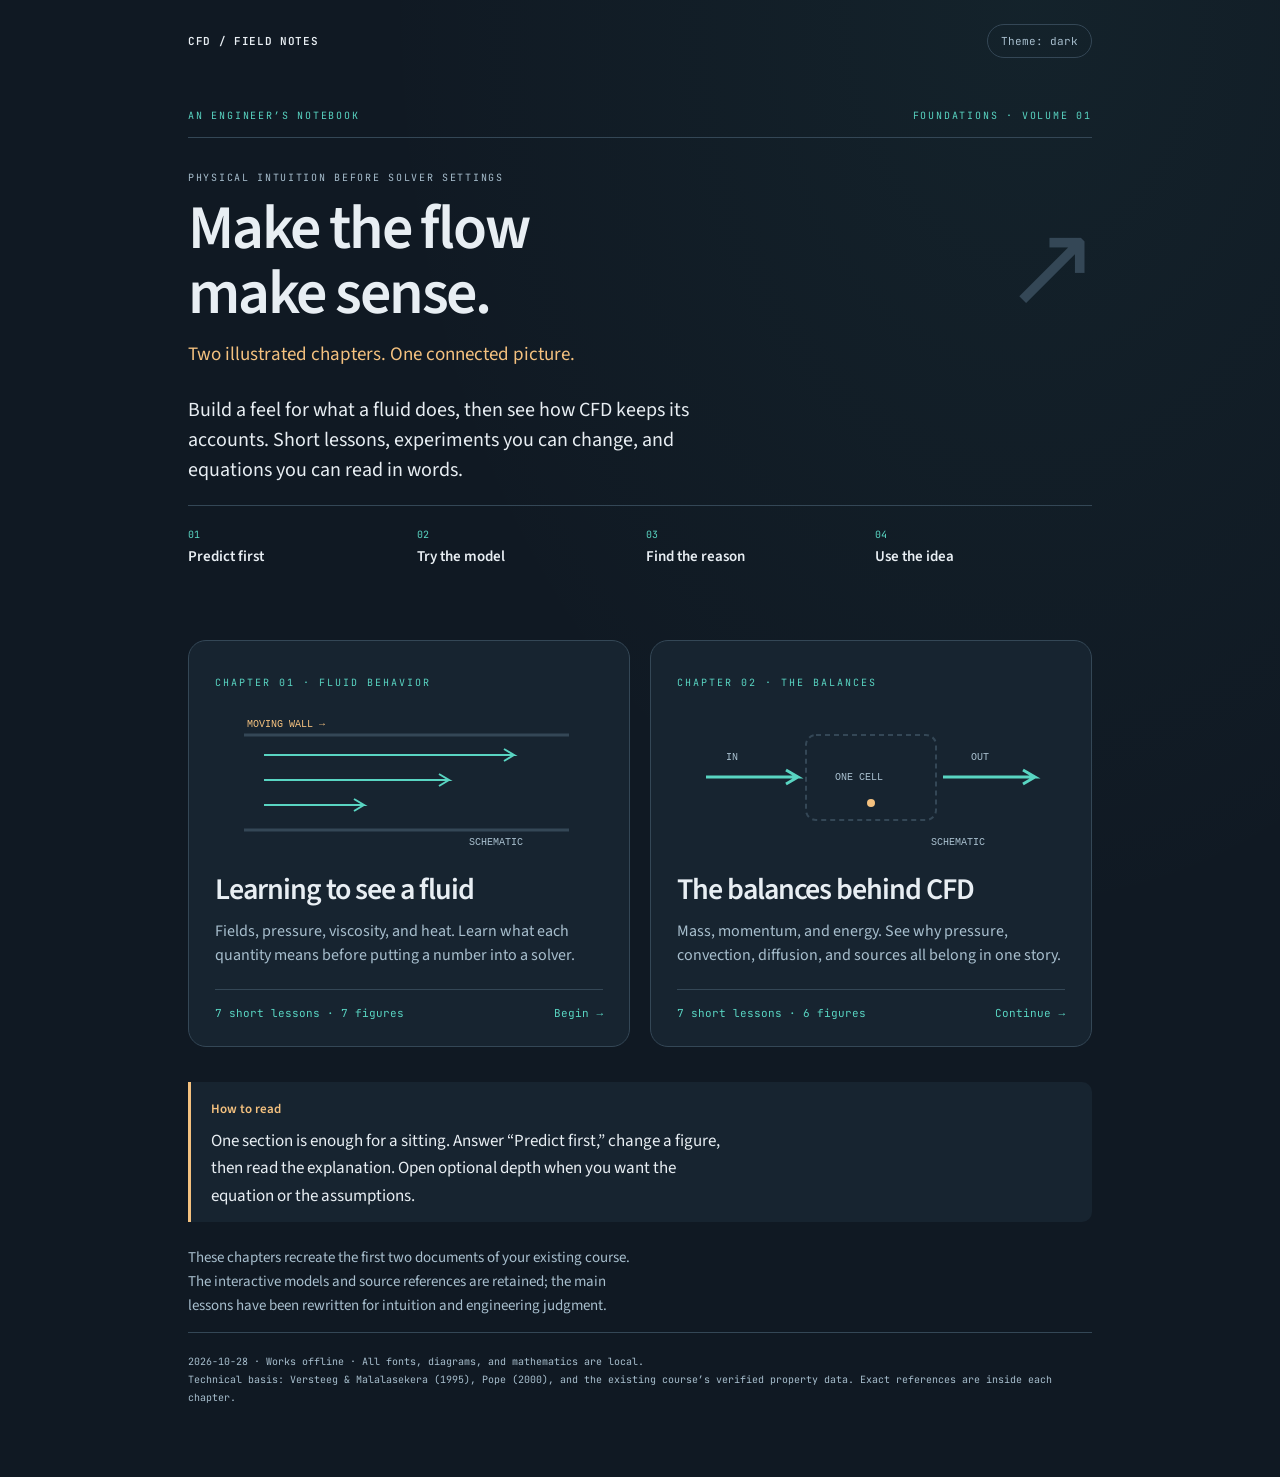
<file: index.html>
<!doctype html><html lang="en" data-theme="dark"><head><meta charset="utf-8"><meta name="viewport" content="width=device-width, initial-scale=1"><title>CFD · Field Notes</title><link rel="stylesheet" href="assets/course.css"><link rel="stylesheet" href="assets/field-notes.css"></head><body class="home"><div class="topbar"><span>CFD / FIELD NOTES</span><button class="themebtn" type="button">Theme: dark</button></div><main class="wrap"><header class="hero"><div class="dmc">AN ENGINEER’S NOTEBOOK <span>FOUNDATIONS · VOLUME 01</span></div><div class="chapter-heading"><div><div class="chapter-kicker">PHYSICAL INTUITION BEFORE SOLVER SETTINGS</div><h1>Make the flow<br>make sense.</h1><p class="subtitle">Two illustrated chapters. One connected picture.</p></div><span class="chapter-number" aria-hidden="true">↗</span></div><p class="lead">Build a feel for what a fluid does, then see how CFD keeps its accounts. Short lessons, experiments you can change, and equations you can read in words.</p><div class="learning-route"><span>01 <b>Predict first</b></span><span>02 <b>Try the model</b></span><span>03 <b>Find the reason</b></span><span>04 <b>Use the idea</b></span></div></header><div class="home-grid"><a class="chapter-card" href="modules/a01-continuum-and-properties.html"><span class="card-id">CHAPTER 01 · FLUID BEHAVIOR</span><svg viewBox="0 0 360 130" role="img" aria-label="Schematic fluid layers slide at different speeds between two plates"><g stroke="var(--rule)" stroke-width="3"><path d="M15 20H340M15 115H340"/></g><g stroke="var(--flow)" stroke-width="2" fill="none"><path d="M35 40h250l-10-6m10 6-10 6M35 65h185l-10-6m10 6-10 6M35 90h100l-10-6m10 6-10 6"/></g><text x="18" y="12" fill="var(--heat)" font-size="10" font-family="monospace">MOVING WALL →</text><text x="240" y="130" fill="var(--muted)" font-size="10" font-family="monospace">SCHEMATIC</text></svg><h2>Learning to see a fluid</h2><p>Fields, pressure, viscosity, and heat. Learn what each quantity means before putting a number into a solver.</p><div class="card-bottom"><span>7 short lessons · 7 figures</span><span>Begin →</span></div></a><a class="chapter-card" href="modules/a02-conservation-laws.html"><span class="card-id">CHAPTER 02 · THE BALANCES</span><svg viewBox="0 0 360 130" role="img" aria-label="Schematic mass enters and leaves a control volume"><rect x="115" y="20" width="130" height="85" rx="10" fill="none" stroke="var(--rule)" stroke-width="2" stroke-dasharray="5 4"/><g stroke="var(--flow)" stroke-width="3" fill="none"><path d="M15 62h92l-12-7m12 7-12 7M252 62h92l-12-7m12 7-12 7"/></g><g fill="var(--muted)" font-family="monospace" font-size="10"><text x="35" y="45">IN</text><text x="280" y="45">OUT</text><text x="144" y="65">ONE CELL</text><text x="240" y="130">SCHEMATIC</text></g><circle cx="180" cy="88" r="4" fill="var(--heat)"/></svg><h2>The balances behind CFD</h2><p>Mass, momentum, and energy. See why pressure, convection, diffusion, and sources all belong in one story.</p><div class="card-bottom"><span>7 short lessons · 6 figures</span><span>Continue →</span></div></a></div><div class="opening-note"><b>How to read</b><p>One section is enough for a sitting. Answer “Predict first,” change a figure, then read the explanation. Open optional depth when you want the equation or the assumptions.</p></div><p class="home-note" style="margin-top:24px">These chapters recreate the first two documents of your existing course. The interactive models and source references are retained; the main lessons have been rewritten for intuition and engineering judgment.</p><footer class="home-footer">2026-10-28 · Works offline · All fonts, diagrams, and mathematics are local.<br>Technical basis: Versteeg & Malalasekera (1995), Pope (2000), and the existing course’s verified property data. Exact references are inside each chapter.</footer></main><script src="assets/course.js"></script></body></html>
</file>
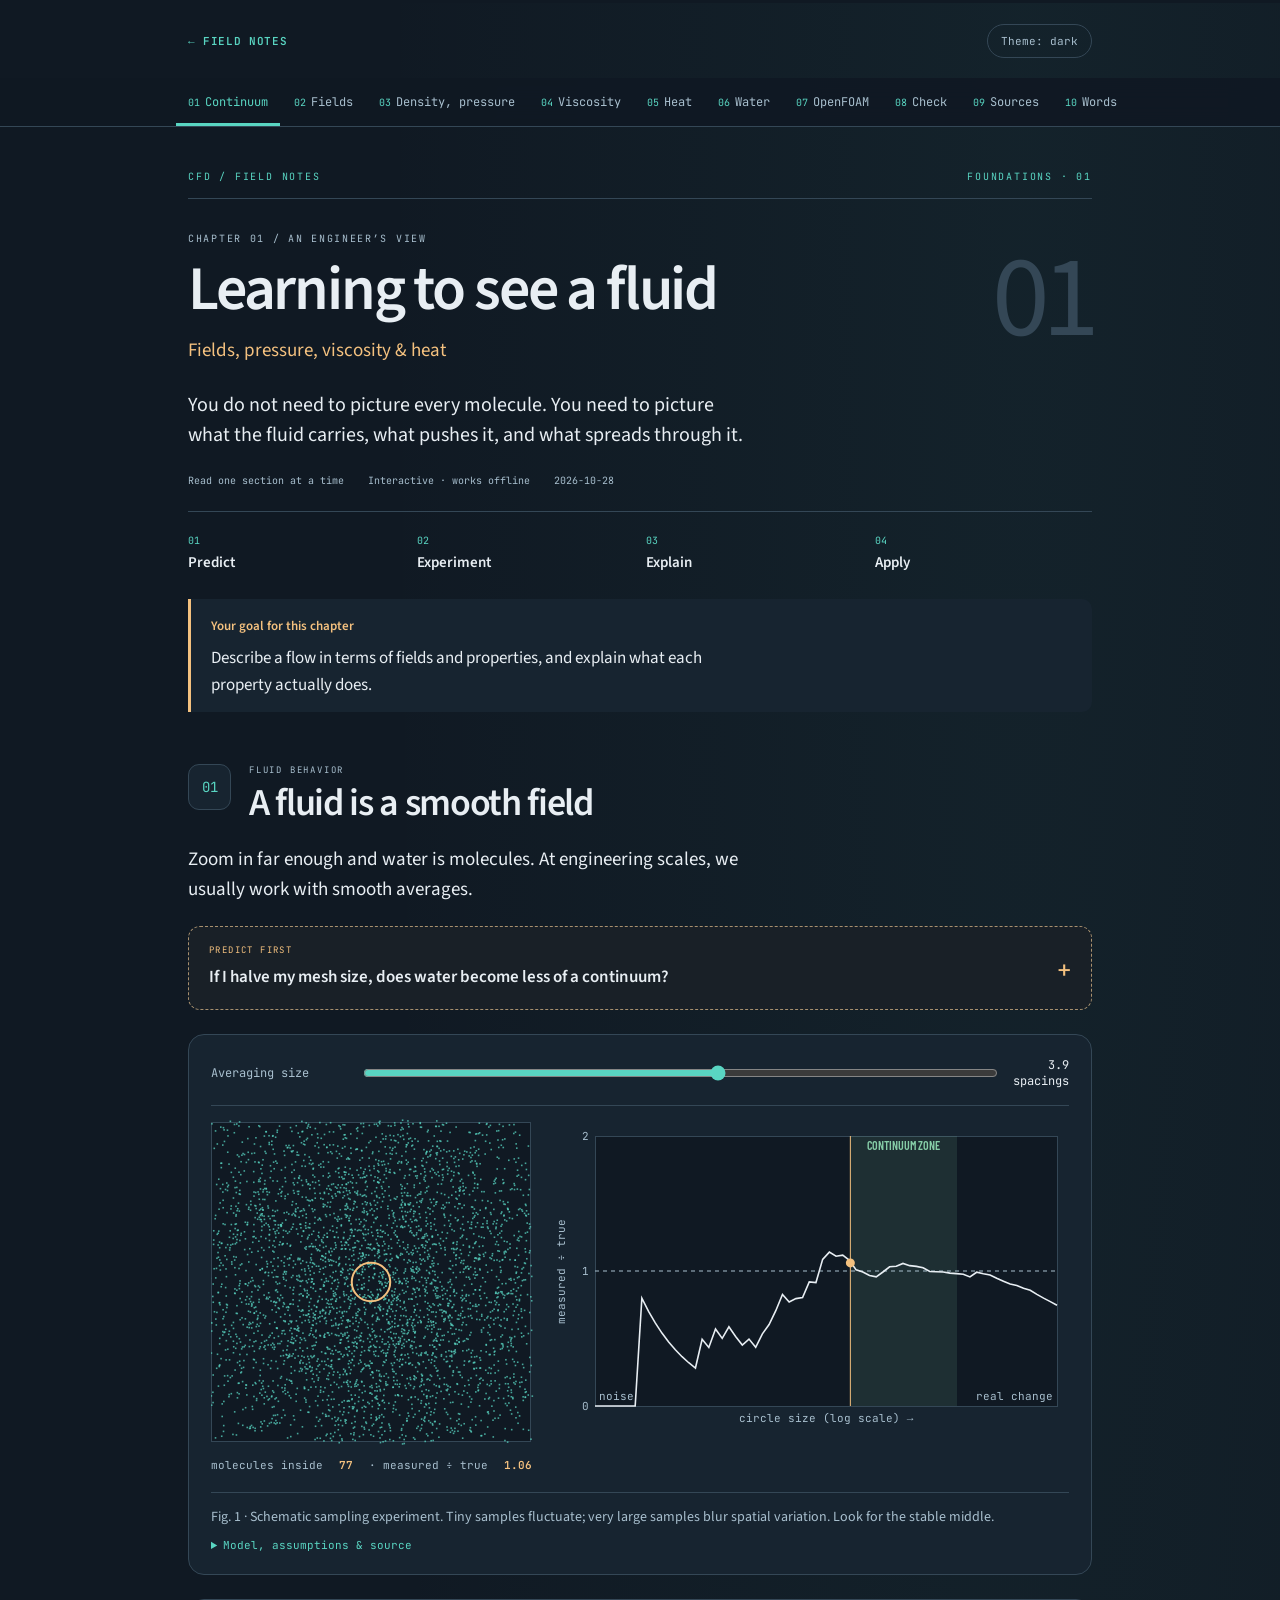
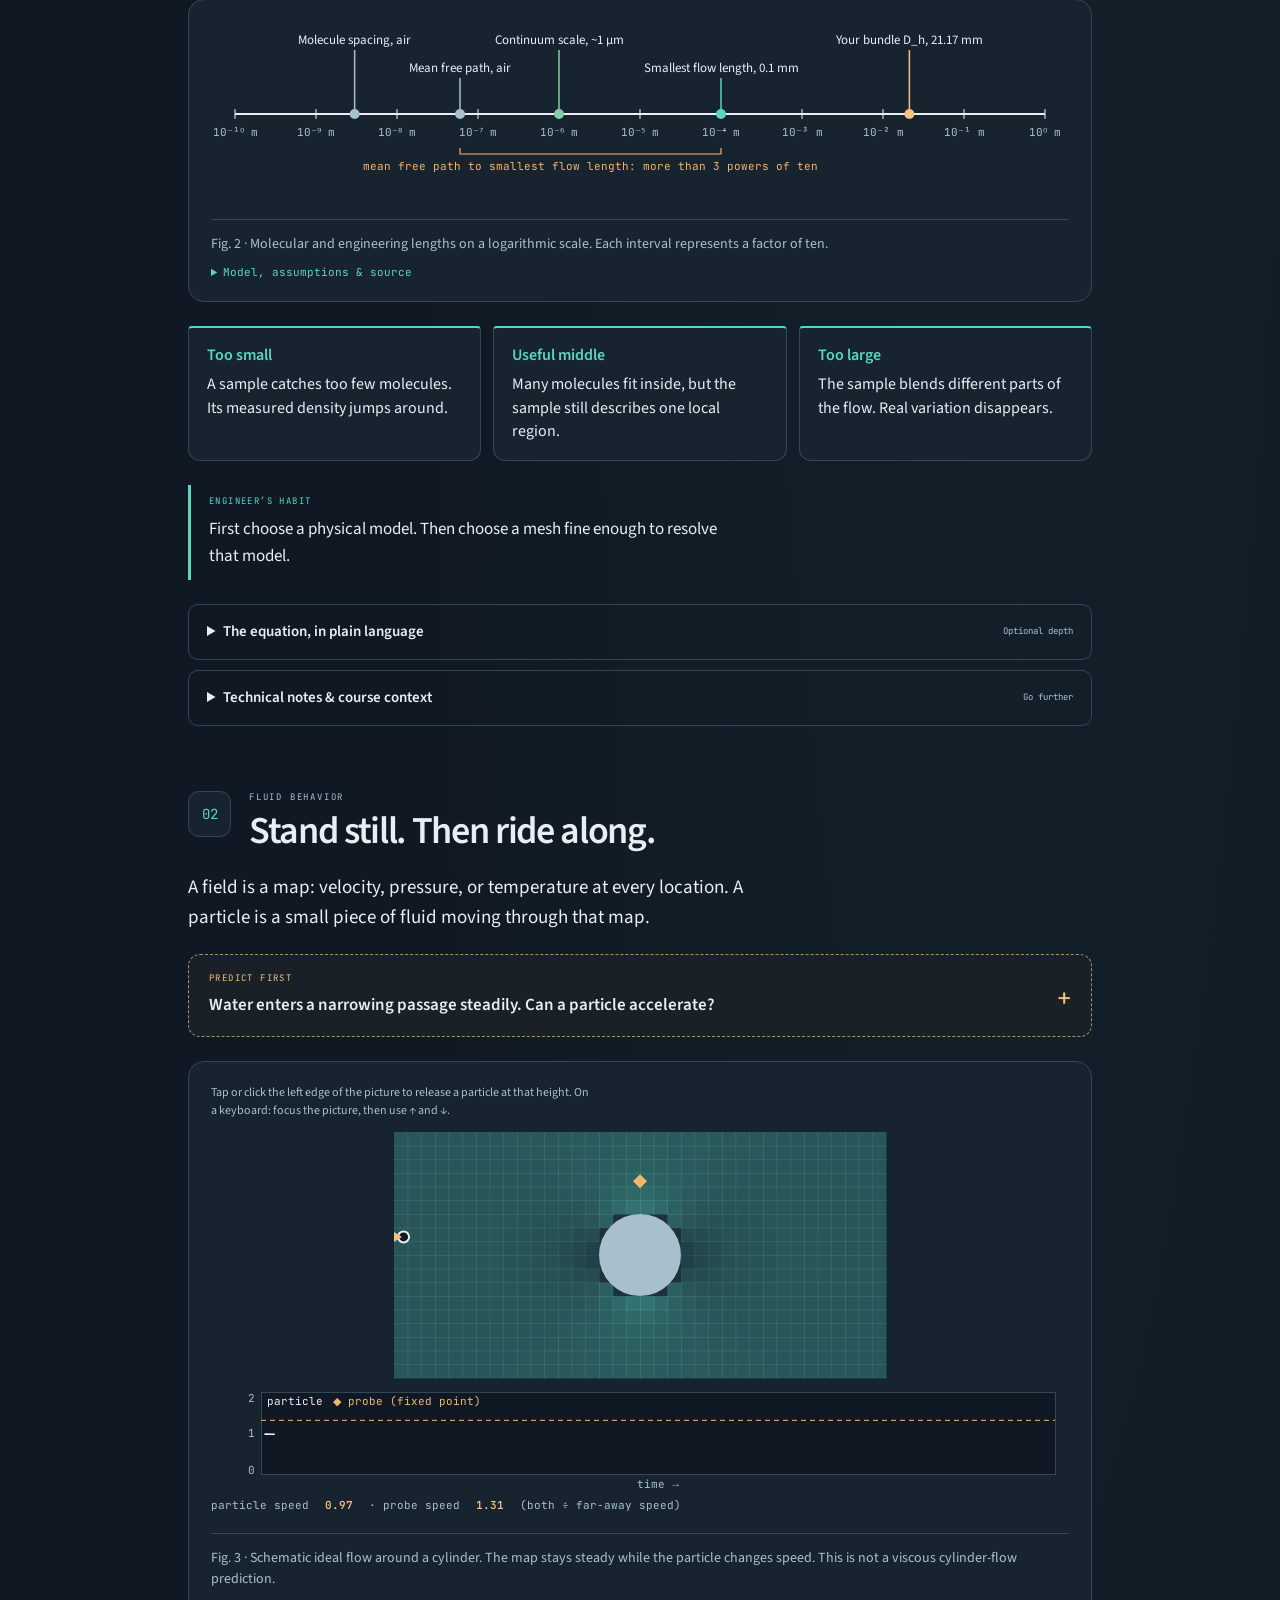
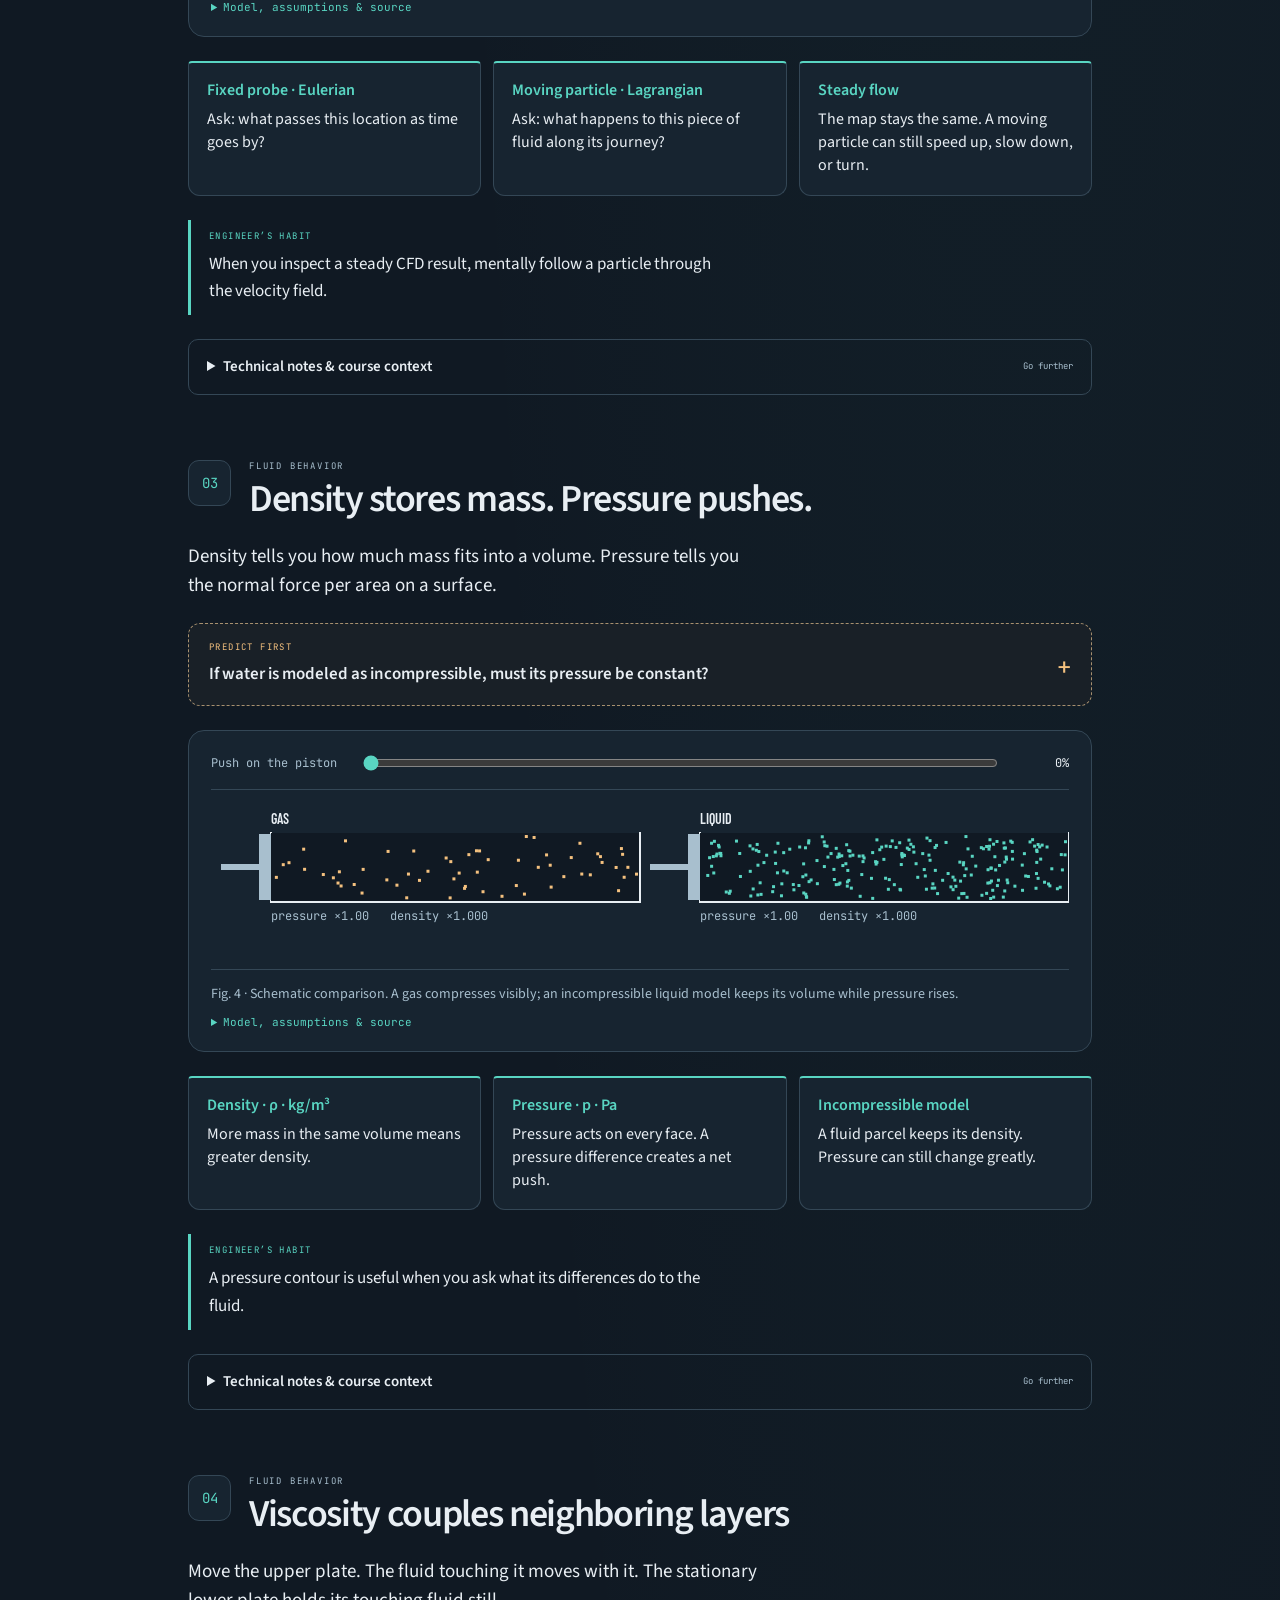
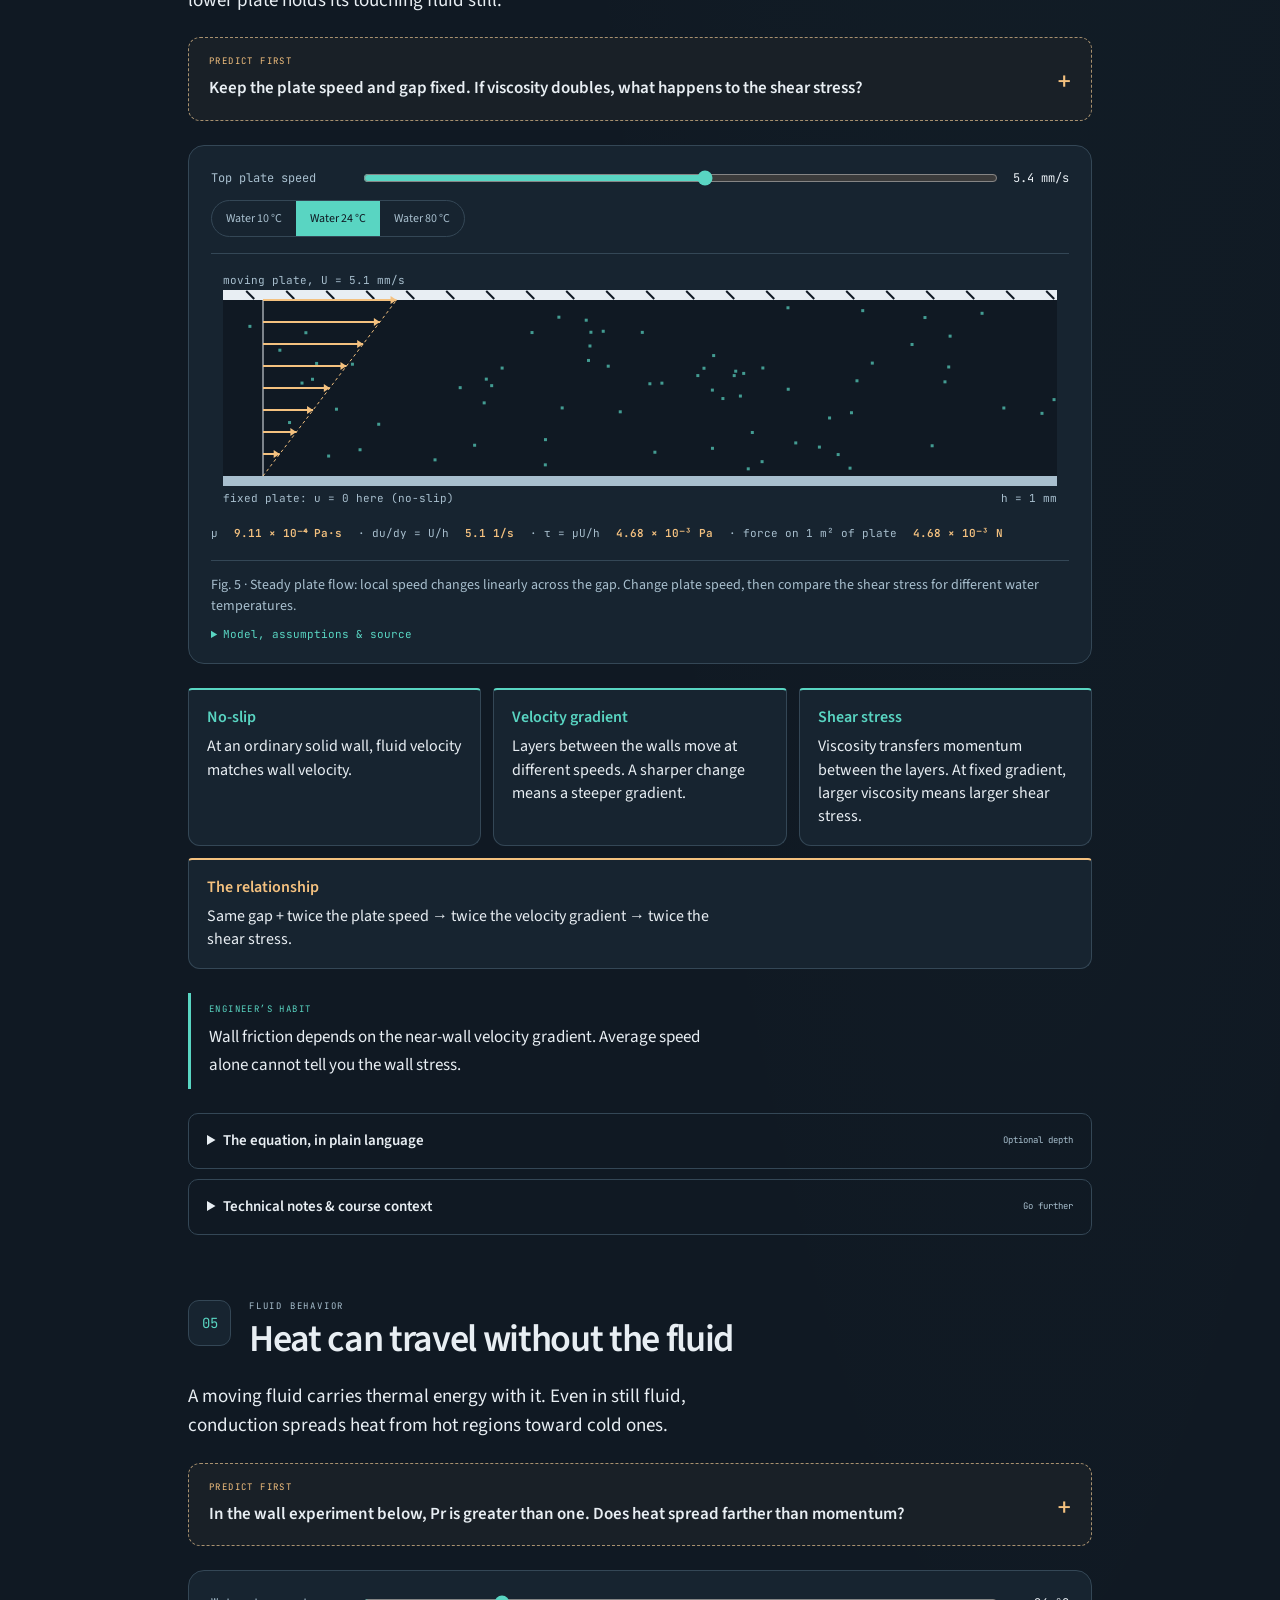
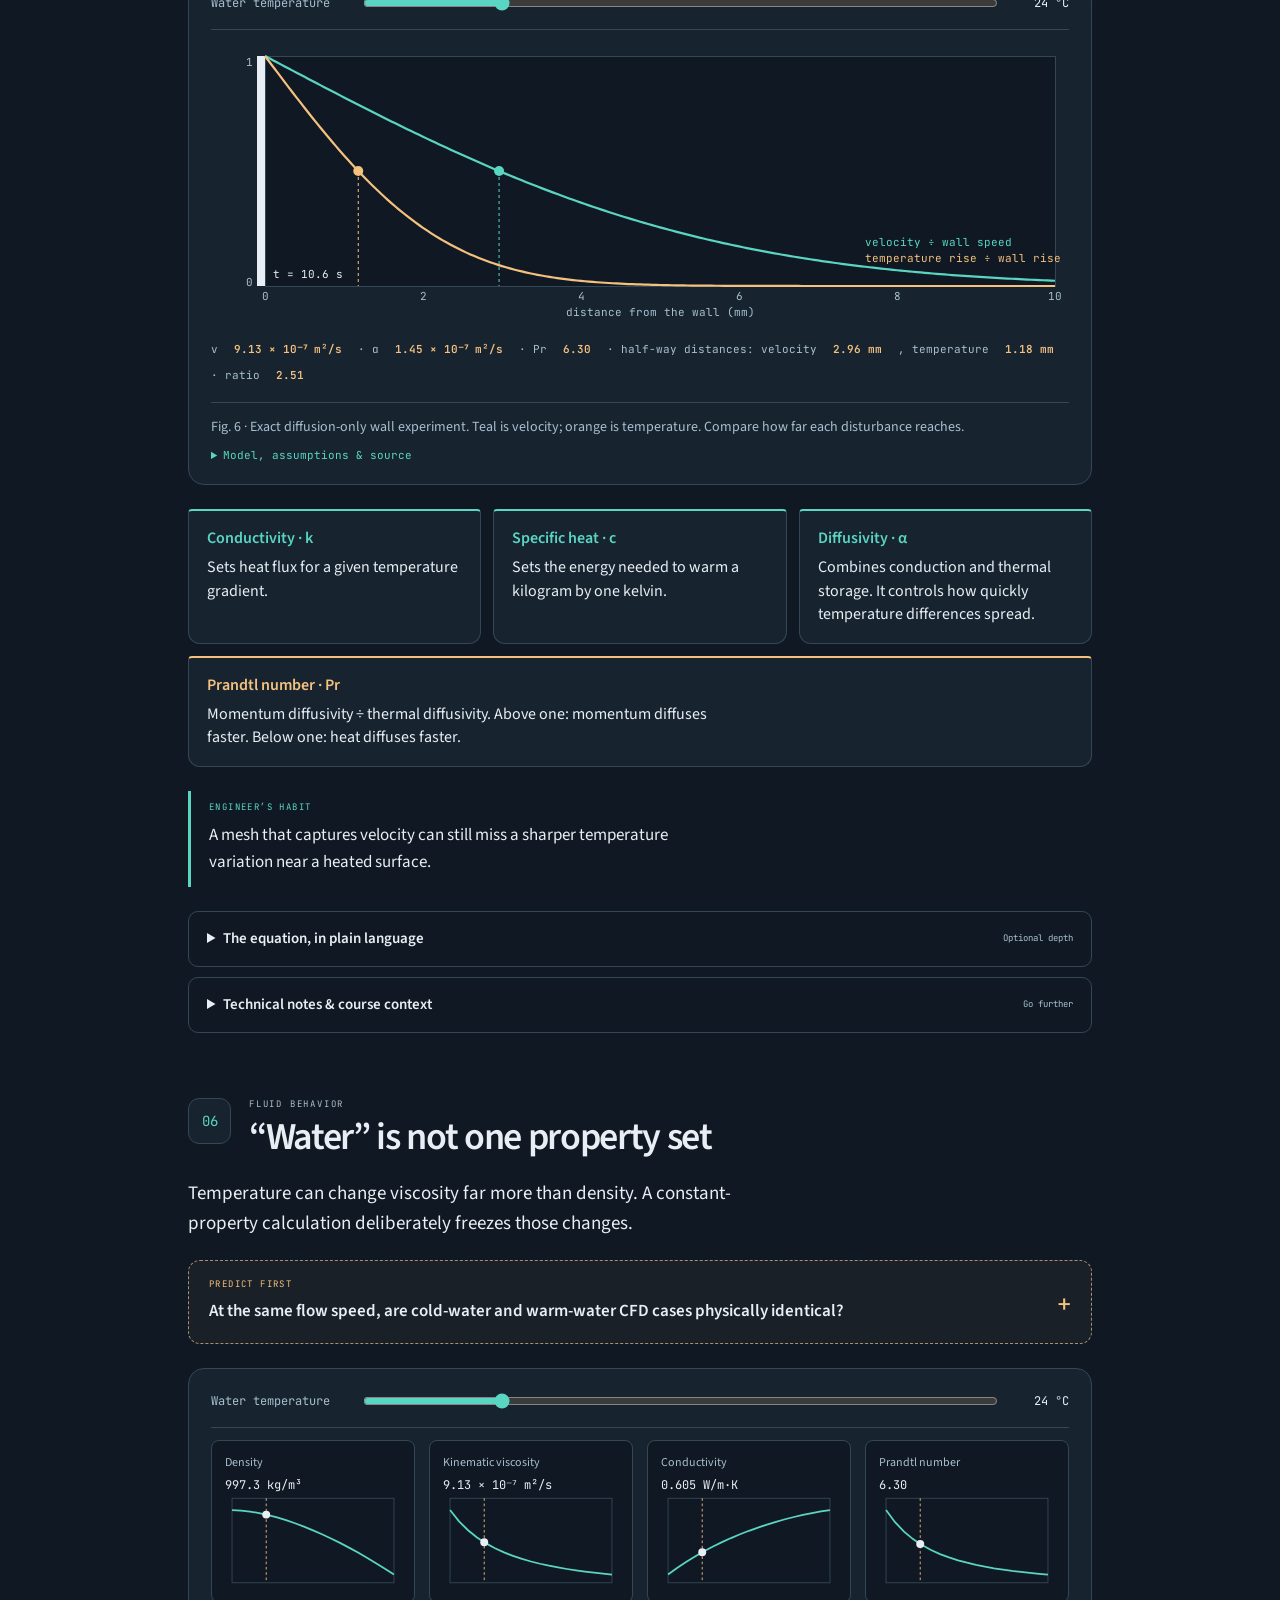
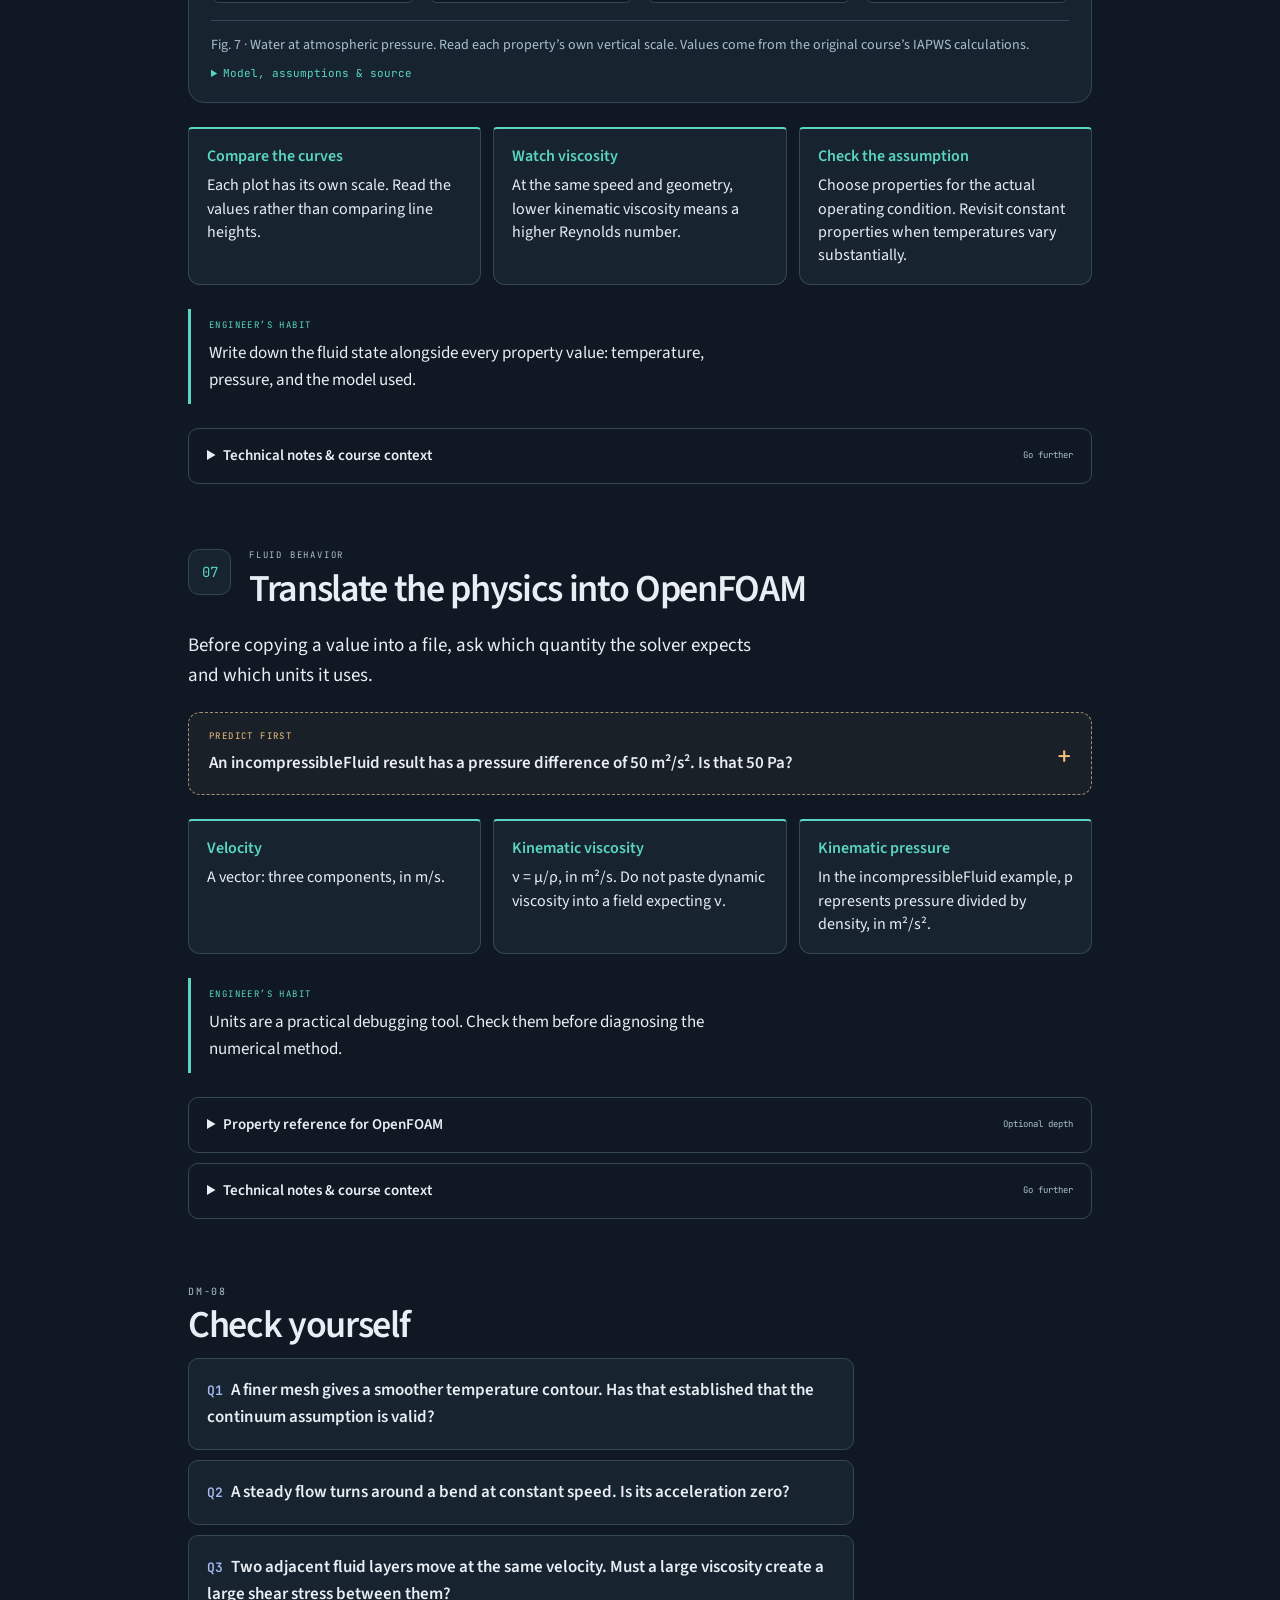
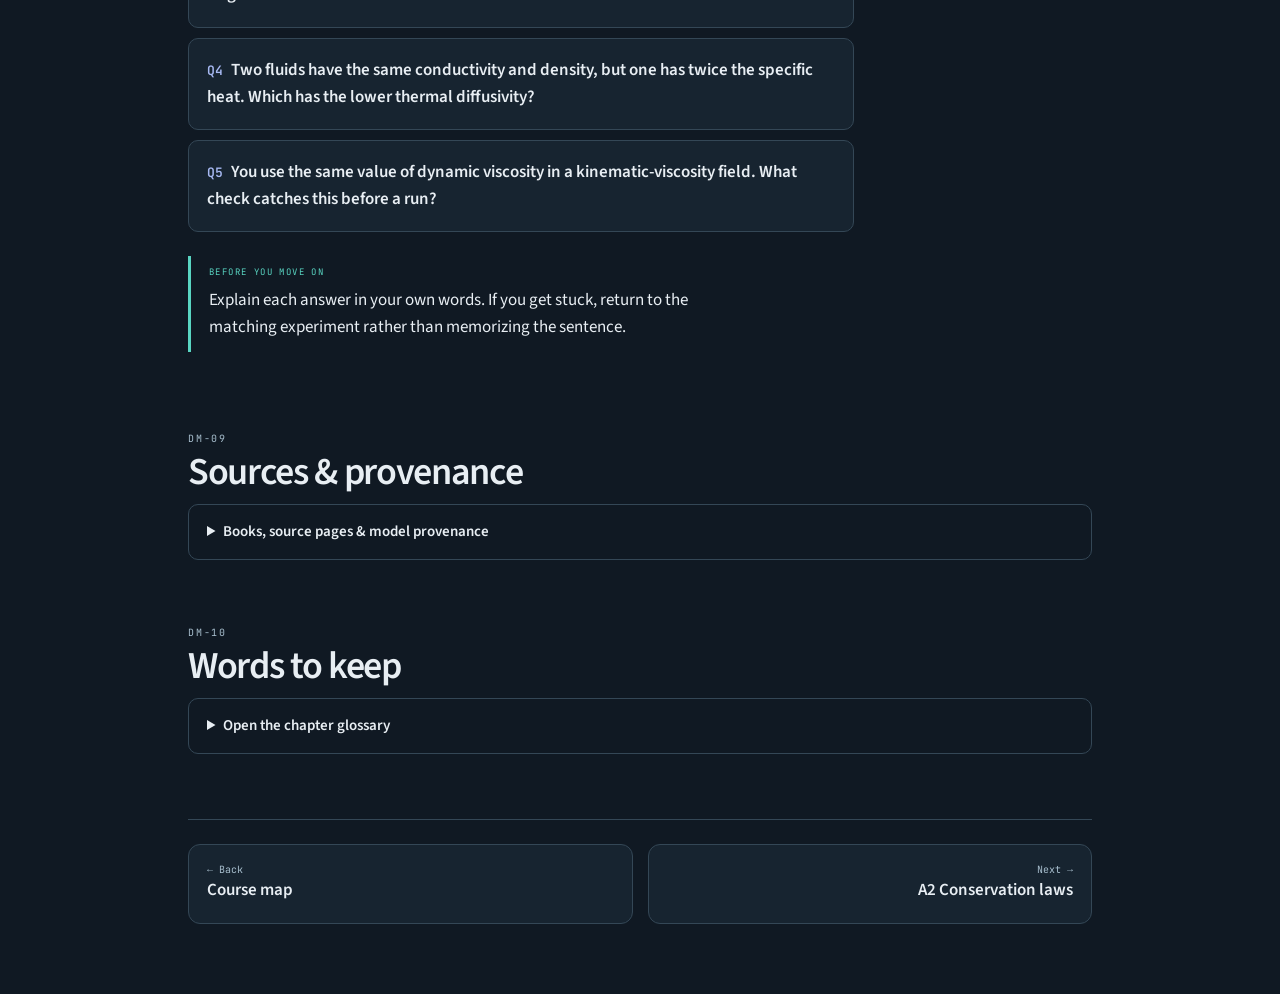
<file: modules/a01-continuum-and-properties.html>
<!DOCTYPE html>

<html data-theme="dark" lang="en">
<head>
<meta charset="utf-8"/>
<meta content="width=device-width,initial-scale=1" name="viewport"/>
<title>Learning to see a fluid · CFD Field Notes</title>
<link href="../assets/vendor/katex/katex.min.css" rel="stylesheet"/>
<link href="../assets/course.css" rel="stylesheet"/>
<style>
.scales-wrap{min-height:180px}
.props{display:grid;grid-template-columns:repeat(2,minmax(0,1fr));gap:10px}
@media (min-width:760px){.props{grid-template-columns:repeat(4,minmax(0,1fr))}}
.props .pc{background:var(--paper);border:1px solid var(--rule);border-radius:4px;padding:8px 8px 4px}
.props .pt{font:600 13px/1.2 var(--display);letter-spacing:.07em;text-transform:uppercase;color:var(--muted)}
.props .pv{font:600 15px/1.3 var(--mono);font-variant-numeric:tabular-nums}
</style>
<link href="../assets/field-notes.css" rel="stylesheet"/></head>
<body class="chapter">
<div class="topbar"><a href="../index.html">← Field Notes</a><button class="themebtn" type="button">Theme: auto</button></div>
<nav aria-label="Sections" class="tabs"><div class="in" id="tabs">
<a href="#s1"><span class="n">01</span>Continuum</a>
<a href="#s2"><span class="n">02</span>Fields</a>
<a href="#s3"><span class="n">03</span>Density, pressure</a>
<a href="#s4"><span class="n">04</span>Viscosity</a>
<a href="#s5"><span class="n">05</span>Heat</a>
<a href="#s6"><span class="n">06</span>Water</a>
<a href="#s7"><span class="n">07</span>OpenFOAM</a>
<a href="#s8"><span class="n">08</span>Check</a>
<a href="#s9"><span class="n">09</span>Sources</a>
<a href="#s10"><span class="n">10</span>Words</a>
</div></nav>
<main class="wrap">
<header class="hero"><div class="dmc">CFD / FIELD NOTES <span>FOUNDATIONS · 01</span></div>
<div class="chapter-heading"><div><div class="chapter-kicker">CHAPTER 01 / AN ENGINEER’S VIEW</div><h1>Learning to see a fluid</h1><p class="subtitle">Fields, pressure, viscosity &amp; heat</p></div><span aria-hidden="true" class="chapter-number">01</span></div>
<p class="lead">You do not need to picture every molecule. You need to picture what the fluid carries, what pushes it, and what spreads through it.</p>
<div class="meta"><span>Read one section at a time</span><span>Interactive · works offline</span><span>2026-10-28</span></div>
<div class="learning-route"><span>01 <b>Predict</b></span><span>02 <b>Experiment</b></span><span>03 <b>Explain</b></span><span>04 <b>Apply</b></span></div>
<div class="opening-note"><b>Your goal for this chapter</b><p>Describe a flow in terms of fields and properties, and explain what each property actually does.</p></div></header>
<!-- ============ 01 CONTINUUM ============ -->
<section id="s1"><div class="section-heading"><span class="section-index">01</span><div><div class="dmc">FLUID BEHAVIOR</div><h2>A fluid is a smooth field</h2></div></div><p class="section-lead">Zoom in far enough and water is molecules. At engineering scales, we usually work with smooth averages.</p><details class="predict"><summary><span class="tiny">PREDICT FIRST</span>If I halve my mesh size, does water become less of a continuum?</summary><div class="ans"><b class="answer-label">The reasoning</b><p>No. Continuum validity compares molecular scales with physical flow scales. Mesh size controls how well your calculation resolves those fields.</p></div></details><figure class="plate">
<div class="controls">
<div class="range"><label for="cs">Averaging size</label><input id="cs" max="100" min="0" step="1" type="range" value="55"/><output for="cs"></output></div>
</div>
<div class="figwrap" id="contwrap"><canvas aria-label="Molecules in a box, a sampling circle, and a plot of measured density against circle size" id="cont"></canvas></div>
<div class="readout" id="contread"></div>
<p aria-live="polite" class="sr" id="contsay"></p>
<figcaption>Fig. 1 · Schematic sampling experiment. Tiny samples fluctuate; very large samples blur spatial variation. Look for the stable middle.</figcaption>
<details class="model-notes"><summary>Model, assumptions &amp; source</summary><div class="detail-body"><p><span class="schem">Schematic</span>Fig. 1. The box: a toy fluid of 4000 molecules. More molecules sit at the centre than at the edges. The plot: the density measured inside the circle, divided by the true value at the centre, for every circle size. Small circles give noise. Mid-size circles give a flat line: this is the continuum value. Large circles start to average over the real change in density. The molecule count is not to scale.</p></div></details></figure><figure class="plate">
<div class="scales-wrap" id="scales"></div>
<figcaption>Fig. 2 · Molecular and engineering lengths on a logarithmic scale. Each interval represents a factor of ten.</figcaption>
<details class="model-notes"><summary>Model, assumptions &amp; source</summary><div class="detail-body"><p>Fig. 2. Lengths on one logarithmic scale (each tick is ten times the last). Molecular spacing and mean free path are for air at atmospheric conditions (Pope 2000, p. 10). Versteeg and Malalasekera (1995, p. 11) treat lengths of "say 1 µm and larger" as continuum scales; this is a rough guide, not a sharp limit. The smallest flow length is "seldom less than 0.1 mm" (Pope, p. 10). The bundle hydraulic diameter is from your thesis geometry (proposal §5.1). The gap between molecular and flow lengths is three or more powers of ten.</p></div></details></figure><div class="idea-grid"><div class="idea"><b>Too small</b><p>A sample catches too few molecules. Its measured density jumps around.</p></div><div class="idea"><b>Useful middle</b><p>Many molecules fit inside, but the sample still describes one local region.</p></div><div class="idea"><b>Too large</b><p>The sample blends different parts of the flow. Real variation disappears.</p></div></div><aside class="engineering"><span class="tiny">ENGINEER’S HABIT</span><p>First choose a physical model. Then choose a mesh fine enough to resolve that model.</p></aside><details class="deeper math-detail"><summary>The equation, in plain language <span>Optional depth</span></summary><div class="eq">
<div class="math">\[ \mathrm{Kn} = \frac{\lambda}{\ell} \]</div>
<dl class="symbols"><dt>\(\lambda\)</dt><dd>mean free path: the mean distance a molecule moves between two collisions (m)</dd><dt>\(\ell\)</dt><dd>the smallest length in the flow, for example a gap or a thin layer (m)</dd></dl>
<p class="aloud"><b>Read it aloud</b>The Knudsen number is the molecular step length divided by the smallest flow length. When it is much less than one, the fluid is a continuum.</p>
<p class="src">Pope (2000) Eq. 2.1, p. 11</p>
</div></details><details class="deeper"><summary>Technical notes &amp; course context <span>Go further</span></summary><div class="detail-body"><p>A drop of water holds a very large number of molecules. Each molecule moves in a random direction. CFD does not follow them. It uses averages: the mass in a small volume divided by that volume gives the <b>density</b>. The mean velocity of the molecules in that volume gives the <b>velocity</b>.</p><p>The averaging volume must have a correct size. If it is too small, it holds only a few molecules, and the average jumps about. If it is too large, it mixes regions where the flow is really different. Between these two limits, the average does not change with the size. That middle range is why the continuum idea works.</p><p>The ratio that tells you if the continuum idea holds is the <b>Knudsen number</b>. It compares the distance a molecule moves between two collisions with the smallest size in the flow.</p><div class="callout thesis"><b class="h">Why this matters for your thesis</b>
<p>In your water flow the smallest flow lengths are far larger than the molecular lengths, so Kn ≪ 1 and the continuum holds. The fluid then has a smooth velocity, pressure and temperature field, and the equations in module A2 apply. Each OpenFOAM cell holds one value of each: an average of that smooth field over the cell. A cell size is a numerical choice; it does not decide whether the continuum holds.</p></div></div></details></section>
<!-- ============ 02 FIELDS ============ -->
<section id="s2"><div class="section-heading"><span class="section-index">02</span><div><div class="dmc">FLUID BEHAVIOR</div><h2>Stand still. Then ride along.</h2></div></div><p class="section-lead">A field is a map: velocity, pressure, or temperature at every location. A particle is a small piece of fluid moving through that map.</p><details class="predict"><summary><span class="tiny">PREDICT FIRST</span>Water enters a narrowing passage steadily. Can a particle accelerate?</summary><div class="ans"><b class="answer-label">The reasoning</b><p>Yes. It travels into regions with larger velocity. Steady means no change at a fixed location; it does not mean no acceleration.</p></div></details><figure class="plate">
<p class="hint">Tap or click the left edge of the picture to release a particle at that height. On a keyboard: focus the picture, then use ↑ and ↓.</p>
<div aria-label="Flow past a cylinder. Arrow keys move the release height of the particle." class="figwrap" id="eulwrap" role="group" tabindex="0"><canvas id="eul"></canvas></div>
<div class="readout" id="eulread"></div>
<figcaption>Fig. 3 · Schematic ideal flow around a cylinder. The map stays steady while the particle changes speed. This is not a viscous cylinder-flow prediction.</figcaption>
<details class="model-notes"><summary>Model, assumptions &amp; source</summary><div class="detail-body"><p><span class="schem">Schematic</span>Fig. 3. Ideal (frictionless) flow past a cylinder. The cell colours show the speed at fixed points (Eulerian). The white dot is one particle with its path (Lagrangian). The small plot shows two speeds against time: the particle's speed (it changes) and the speed at the fixed probe ◆ (it stays constant). Speeds are divided by the far-away flow speed.</p></div></details></figure><div class="idea-grid"><div class="idea"><b>Fixed probe · Eulerian</b><p>Ask: what passes this location as time goes by?</p></div><div class="idea"><b>Moving particle · Lagrangian</b><p>Ask: what happens to this piece of fluid along its journey?</p></div><div class="idea"><b>Steady flow</b><p>The map stays the same. A moving particle can still speed up, slow down, or turn.</p></div></div><aside class="engineering"><span class="tiny">ENGINEER’S HABIT</span><p>When you inspect a steady CFD result, mentally follow a particle through the velocity field.</p></aside><details class="deeper"><summary>Technical notes &amp; course context <span>Go further</span></summary><div class="detail-body"><p>A <b>fluid particle</b> is the smallest piece of fluid that still has a continuum value. It moves with the local flow. There are two ways to describe a flow:</p><ul>
<li><b>Eulerian</b>: stand at fixed points and record what passes. Each point has a value at each time. This is a <b>field</b>.</li>
<li><b>Lagrangian</b>: follow one particle and record what happens to it.</li>
</ul><p>The two views give different stories in the same flow. In the figure the flow is steady, so the colour of each cell never changes. But the particle slows down in front of the cylinder and speeds up over its top.</p><div class="callout of"><b class="h">In OpenFOAM</b>
<p>The file <code>0/U</code> holds one velocity per cell: an Eulerian field. A streamline or particle track in ParaView is Lagrangian: ParaView rides the field. The equations CFD solves are written for fixed cells, but they come from laws about particles. Module A2 links the two.</p></div></div></details></section>
<!-- ============ 03 DENSITY & PRESSURE ============ -->
<section id="s3"><div class="section-heading"><span class="section-index">03</span><div><div class="dmc">FLUID BEHAVIOR</div><h2>Density stores mass. Pressure pushes.</h2></div></div><p class="section-lead">Density tells you how much mass fits into a volume. Pressure tells you the normal force per area on a surface.</p><details class="predict"><summary><span class="tiny">PREDICT FIRST</span>If water is modeled as incompressible, must its pressure be constant?</summary><div class="ans"><b class="answer-label">The reasoning</b><p>No. Density can be constant while pressure varies. That pressure field helps direct the flow and enforce mass conservation.</p></div></details><figure class="plate">
<div class="controls">
<div class="range"><label for="pp">Push on the piston</label><input id="pp" max="100" min="0" step="1" type="range" value="0"/><output for="pp"></output></div>
</div>
<div class="figwrap"><canvas aria-label="A gas and a liquid in two cylinders under the same push" id="pist"></canvas></div>
<figcaption>Fig. 4 · Schematic comparison. A gas compresses visibly; an incompressible liquid model keeps its volume while pressure rises.</figcaption>
<details class="model-notes"><summary>Model, assumptions &amp; source</summary><div class="detail-body"><p><span class="schem">Schematic</span>Fig. 4. The same push on a gas and on a liquid. The gas volume gets smaller and its density goes up. The liquid volume does not change visibly, but its pressure still goes up. Gas shown with pressure × volume constant (constant temperature). Values are relative, not real.</p></div></details></figure><div class="idea-grid"><div class="idea"><b>Density · ρ · kg/m³</b><p>More mass in the same volume means greater density.</p></div><div class="idea"><b>Pressure · p · Pa</b><p>Pressure acts on every face. A pressure difference creates a net push.</p></div><div class="idea"><b>Incompressible model</b><p>A fluid parcel keeps its density. Pressure can still change greatly.</p></div></div><aside class="engineering"><span class="tiny">ENGINEER’S HABIT</span><p>A pressure contour is useful when you ask what its differences do to the fluid.</p></aside><details class="deeper"><summary>Technical notes &amp; course context <span>Go further</span></summary><div class="detail-body"><p><b>Density</b> \(\rho\) is mass per unit volume, in kg/m³. Your thesis water at 24.0 °C has \(\rho = 997.3\) kg/m³ (proposal §5.4).</p><p>A gas gets denser when you push on it. A liquid almost does not. Versteeg and Malalasekera treat liquids, and gases at low speed, as <b>incompressible</b>: density does not change (1995, pp. 13, 21). Your thesis flow is incompressible.</p><p><b>Pressure</b> \(p\) is the normal force per unit area that the fluid puts on a surface, in Pa (N/m²). In a gas, pressure links to density and temperature through an equation of state. In an incompressible flow there is no such link (Pope 2000, p. 18). Pressure then has a different job: it takes the value that keeps mass in balance everywhere. Module A2 shows this job.</p><div class="callout of"><b class="h">In OpenFOAM</b>
<p>The <code>incompressibleFluid</code> solver stores <b>kinematic pressure</b>: pressure divided by density, \(p/\rho\), in m²/s². The OpenFOAM-14 tutorial <code>pitzDaily</code> declares <code>0/p</code> with <code>dimensions [kinematicPressure]</code>. So 1 bar (10⁵ Pa) in your water is 10⁵ / 997.3 ≈ 100.3 m²/s² in the file.</p></div></div></details></section>
<!-- ============ 04 VISCOSITY ============ -->
<section id="s4"><div class="section-heading"><span class="section-index">04</span><div><div class="dmc">FLUID BEHAVIOR</div><h2>Viscosity couples neighboring layers</h2></div></div><p class="section-lead">Move the upper plate. The fluid touching it moves with it. The stationary lower plate holds its touching fluid still.</p><details class="predict"><summary><span class="tiny">PREDICT FIRST</span>Keep the plate speed and gap fixed. If viscosity doubles, what happens to the shear stress?</summary><div class="ans"><b class="answer-label">The reasoning</b><p>It doubles for this Newtonian, fully developed plate flow. The imposed velocity gradient stays the same; the stress increases.</p></div></details><figure class="plate">
<div class="controls">
<div class="range"><label for="cu">Top plate speed</label><input id="cu" max="10" min="0" step="0.1" type="range" value="5"/><output for="cu"></output></div>
<div aria-label="Water temperature" class="seg" id="cfl" role="group">
<button aria-pressed="false" data-v="10" type="button">Water 10 °C</button>
<button aria-pressed="true" data-v="24" type="button">Water 24 °C</button>
<button aria-pressed="false" data-v="80" type="button">Water 80 °C</button>
</div>
</div>
<div class="figwrap" id="couwrap"><canvas aria-label="Water between a fixed plate and a moving plate, with velocity arrows" id="cou"></canvas></div>
<div class="readout" id="couread"></div>
<figcaption>Fig. 5 · Steady plate flow: local speed changes linearly across the gap. Change plate speed, then compare the shear stress for different water temperatures.</figcaption>
<details class="model-notes"><summary>Model, assumptions &amp; source</summary><div class="detail-body"><p>Fig. 5. Flow between a fixed bottom plate and a moving top plate, 1 mm apart. The arrows show the local speed: zero at the bottom plate and equal to the plate speed at the top (no-slip). The dots move at the local speed. The shear stress is \(\mu U/h\). Viscosity from IAPWS-IF97 at 1 atm. Dot speeds are in proportion to the local speed, but not to scale.</p></div></details></figure><div class="idea-grid"><div class="idea"><b>No-slip</b><p>At an ordinary solid wall, fluid velocity matches wall velocity.</p></div><div class="idea"><b>Velocity gradient</b><p>Layers between the walls move at different speeds. A sharper change means a steeper gradient.</p></div><div class="idea"><b>Shear stress</b><p>Viscosity transfers momentum between the layers. At fixed gradient, larger viscosity means larger shear stress.</p></div><div class="idea formula-story"><b>The relationship</b><p>Same gap + twice the plate speed → twice the velocity gradient → twice the shear stress.</p></div></div><aside class="engineering"><span class="tiny">ENGINEER’S HABIT</span><p>Wall friction depends on the near-wall velocity gradient. Average speed alone cannot tell you the wall stress.</p></aside><details class="deeper math-detail"><summary>The equation, in plain language <span>Optional depth</span></summary><div class="eq">
<div class="math">\[ \tau = \mu\,\frac{du}{dy} \]</div>
<dl class="symbols"><dt>\(\tau\)</dt><dd>shear stress: sliding force per unit area between layers (Pa)</dd><dt>\(\mu\)</dt><dd>dynamic viscosity (Pa·s)</dd><dt>\(du/dy\)</dt><dd>how fast the velocity changes across the layers (1/s)</dd></dl>
<p class="aloud"><b>Read it aloud</b>The shear stress is the viscosity times the rate at which velocity changes from layer to layer. Steeper change, more friction.</p>
<p class="src">Newton's law of viscosity: the one-direction case of Versteeg &amp; Malalasekera (1995) Eq. 2.31, p. 22 (\(v = 0\))</p>
</div><div class="eq">
<div class="math">\[ \nu = \frac{\mu}{\rho} \]</div><dl class="symbols"><dt>\(\nu\)</dt><dd>kinematic viscosity (m²/s)</dd><dt>\(\mu\)</dt><dd>dynamic viscosity (Pa·s)</dd><dt>\(\rho\)</dt><dd>density (kg/m³)</dd></dl>
<p class="aloud"><b>Read it aloud</b>Kinematic viscosity, "nu", is dynamic viscosity per unit density. Its unit is m²/s. Section 05 shows why: it measures how fast momentum spreads.</p>
<p class="src">Pope (2000) p. 17</p>
</div></details><details class="deeper"><summary>Technical notes &amp; course context <span>Go further</span></summary><div class="detail-body"><p>Put water between two plates and move the top plate. The water touching each plate moves with that plate. This is the <b>no-slip condition</b>. Pope writes it for a wall at rest: no flow through the wall and no sliding along it, so the fluid velocity there is zero (2000, Eqs. 2.36–2.37). For a moving wall the same rule says the fluid velocity equals the wall velocity. Between the plates, the water slides in layers. Each layer drags its neighbours. The friction between layers is a <b>shear stress</b>, and the fluid property that sets it is the <b>dynamic viscosity</b> \(\mu\).</p><p>CFD equations usually use the <b>kinematic viscosity</b>: dynamic viscosity divided by density.</p><p>Warm water is less viscous. From 10 °C to 80 °C, \(\nu\) falls to less than a third. Section 06 shows the full curve.</p></div></details></section>
<!-- ============ 05 HEAT ============ -->
<section id="s5"><div class="section-heading"><span class="section-index">05</span><div><div class="dmc">FLUID BEHAVIOR</div><h2>Heat can travel without the fluid</h2></div></div><p class="section-lead">A moving fluid carries thermal energy with it. Even in still fluid, conduction spreads heat from hot regions toward cold ones.</p><details class="predict"><summary><span class="tiny">PREDICT FIRST</span>In the wall experiment below, Pr is greater than one. Does heat spread farther than momentum?</summary><div class="ans"><b class="answer-label">The reasoning</b><p>No. Here momentum diffuses faster. In this diffusion-only experiment, penetration distances scale with the square root of diffusivity, so their ratio is √Pr.</p></div></details><figure class="plate">
<div class="controls">
<div class="range"><label for="dt">Water temperature</label><input id="dt" max="95" min="5" step="1" type="range" value="24"/><output for="dt"></output></div>
</div>
<div class="figwrap" id="difwrap"><canvas aria-label="Velocity and temperature spreading from a wall into still water" id="dif"></canvas></div>
<div class="readout" id="difread"></div>
<figcaption>Fig. 6 · Exact diffusion-only wall experiment. Teal is velocity; orange is temperature. Compare how far each disturbance reaches.</figcaption>
<details class="model-notes"><summary>Model, assumptions &amp; source</summary><div class="detail-body"><p>Fig. 6. At time zero, a wall starts to move and is made hot at the same moment. The teal line is the velocity divided by the wall speed. The orange line is the temperature rise divided by the wall's rise. Both spread into the still water by diffusion only: the flow is parallel to the wall, so convection carries nothing toward or away from it. Each curve is the exact solution \(\mathrm{erfc}\big(y/2\sqrt{\Gamma t}\big)\). Velocity, with \(\Gamma = \nu\): Navier–Stokes (Pope Eq. 2.35) with no pressure gradient, known as Stokes' first problem. Temperature, with \(\Gamma = \alpha\): the scalar equation (Pope Eq. 2.54). The markers show where each curve is at one half. The ratio of the two distances is \(\sqrt{\mathrm{Pr}}\).</p></div></details></figure><div class="idea-grid"><div class="idea"><b>Conductivity · k</b><p>Sets heat flux for a given temperature gradient.</p></div><div class="idea"><b>Specific heat · c</b><p>Sets the energy needed to warm a kilogram by one kelvin.</p></div><div class="idea"><b>Diffusivity · α</b><p>Combines conduction and thermal storage. It controls how quickly temperature differences spread.</p></div><div class="idea formula-story"><b>Prandtl number · Pr</b><p>Momentum diffusivity ÷ thermal diffusivity. Above one: momentum diffuses faster. Below one: heat diffuses faster.</p></div></div><aside class="engineering"><span class="tiny">ENGINEER’S HABIT</span><p>A mesh that captures velocity can still miss a sharper temperature variation near a heated surface.</p></aside><details class="deeper math-detail"><summary>The equation, in plain language <span>Optional depth</span></summary><div class="eq">
<div class="math">\[ \mathbf{q} = -k\,\nabla T \]</div>
<dl class="symbols"><dt>\(\mathbf{q}\)</dt><dd>heat flux: heat flow per unit area (W/m²)</dd><dt>\(k\)</dt><dd>thermal conductivity (W/m·K)</dd><dt>\(\nabla T\)</dt><dd>temperature gradient: how fast temperature changes with distance, and in which direction (K/m)</dd></dl>
<p class="aloud"><b>Read it aloud</b>Heat flows from hot to cold (the minus sign), and the flow is the conductivity times the temperature gradient.</p>
<p class="src">Versteeg &amp; Malalasekera (1995) Eq. 2.20, p. 19</p>
</div><div class="eq">
<div class="math">\[ \mathrm{Pr} = \frac{\nu}{\alpha} \]</div><dl class="symbols"><dt>\(\mathrm{Pr}\)</dt><dd>Prandtl number (dimensionless)</dd><dt>\(\nu\)</dt><dd>momentum diffusivity (m²/s)</dd><dt>\(\alpha\)</dt><dd>thermal diffusivity (m²/s)</dd></dl>
<p class="aloud"><b>Read it aloud</b>The Prandtl number is how fast momentum spreads divided by how fast heat spreads. Above one, momentum wins.</p>
<p class="src">Pope (2000) §2.6, p. 21</p>
</div></details><details class="deeper"><summary>Technical notes &amp; course context <span>Go further</span></summary><div class="detail-body"><p>Two more properties control heat. <b>Thermal conductivity</b> \(k\) sets how much heat flows through the fluid for a given temperature change over distance. This is Fourier's law:</p><p><b>Specific heat</b> \(c\) is the energy needed to make 1 kg of fluid 1 K warmer (J/kg·K). Conductivity moves heat; specific heat stores it. Their ratio, per unit density, is the <b>thermal diffusivity</b> \(\alpha = k/(\rho c)\), in m²/s. With constant \(k\), it is the number in front of the conduction term when the temperature equation is divided by \(\rho c\) (Versteeg &amp; Malalasekera 1995, Eq. 2.25).</p><p>Now \(\nu\) and \(\alpha\) have the same unit, m²/s. Each one is a <b>diffusivity</b>: \(\nu\) spreads momentum, \(\alpha\) spreads heat. Their ratio is the <b>Prandtl number</b>:</p><div class="callout thesis"><b class="h">Why this matters for your thesis</b>
<p>At 24 °C, the existing proposal uses Pr = 6.30 (§5.4). The diffusion-only model above has a thinner thermal penetration region than momentum penetration region. In a real turbulent rod bundle, thermal resolution also depends on turbulent transport and wall treatment. Check both velocity and temperature resolution.</p></div></div></details></section>
<!-- ============ 06 WATER ============ -->
<section id="s6"><div class="section-heading"><span class="section-index">06</span><div><div class="dmc">FLUID BEHAVIOR</div><h2>“Water” is not one property set</h2></div></div><p class="section-lead">Temperature can change viscosity far more than density. A constant-property calculation deliberately freezes those changes.</p><details class="predict"><summary><span class="tiny">PREDICT FIRST</span>At the same flow speed, are cold-water and warm-water CFD cases physically identical?</summary><div class="ans"><b class="answer-label">The reasoning</b><p>No. Their viscosities differ, changing the balance between inertia and viscous effects. Thermal properties also change.</p></div></details><figure class="plate">
<div class="controls">
<div class="range"><label for="wt">Water temperature</label><input id="wt" max="95" min="5" step="1" type="range" value="24"/><output for="wt"></output></div>
</div>
<div class="props" id="props"></div>
<figcaption>Fig. 7 · Water at atmospheric pressure. Read each property’s own vertical scale. Values come from the original course’s IAPWS calculations.</figcaption>
<details class="model-notes"><summary>Model, assumptions &amp; source</summary><div class="detail-body"><p>Fig. 7. Water at 1 atm, 5–95 °C, from IAPWS-IF97 and the IAPWS formulations for viscosity and conductivity (computed with the Python package <code>iapws</code> 1.5.5). The dashed line marks 24.0 °C, your thesis fluid. The dot follows the slider. Each chart has its own vertical scale.</p></div></details></figure><div class="idea-grid"><div class="idea"><b>Compare the curves</b><p>Each plot has its own scale. Read the values rather than comparing line heights.</p></div><div class="idea"><b>Watch viscosity</b><p>At the same speed and geometry, lower kinematic viscosity means a higher Reynolds number.</p></div><div class="idea"><b>Check the assumption</b><p>Choose properties for the actual operating condition. Revisit constant properties when temperatures vary substantially.</p></div></div><aside class="engineering"><span class="tiny">ENGINEER’S HABIT</span><p>Write down the fluid state alongside every property value: temperature, pressure, and the model used.</p></aside><details class="deeper"><summary>Technical notes &amp; course context <span>Go further</span></summary><div class="detail-body"><p>Move the slider and watch the four properties change. From 5 to 95 °C, density changes by about 4% and conductivity by about 19%. Viscosity changes by a factor of about 5, and the Prandtl number by about 6. In CFD, viscosity is the property that matters most for flow, because it sets the Reynolds number (module A3).</p><div class="callout warn"><b class="h">The reactor is different</b>
<p>The first proposal used reactor conditions: 552 K and 15.52 MPa (<code>~/Projects/msc-research/raw/RESEARCH_STATUS.md</code>). At that state, IAPWS-IF97 gives \(\rho\) = 766.3 kg/m³, \(\nu\) = 1.265 × 10⁻⁷ m²/s and Pr = 0.82. So reactor water spreads heat <i>faster</i> than momentum, which is the opposite of your 24 °C validation water. Your current proposal uses 24 °C because Byun's measurements were made at 24 °C.</p></div></div></details></section>
<!-- ============ 07 OPENFOAM ============ -->
<section id="s7"><div class="section-heading"><span class="section-index">07</span><div><div class="dmc">FLUID BEHAVIOR</div><h2>Translate the physics into OpenFOAM</h2></div></div><p class="section-lead">Before copying a value into a file, ask which quantity the solver expects and which units it uses.</p><details class="predict"><summary><span class="tiny">PREDICT FIRST</span>An incompressibleFluid result has a pressure difference of 50 m²/s². Is that 50 Pa?</summary><div class="ans"><b class="answer-label">The reasoning</b><p>No. Multiply by density. With the existing course’s 24 °C water value, 50 × 997.3 = 49,865 Pa. Always check field dimensions and pressure references.</p></div></details><div class="idea-grid"><div class="idea"><b>Velocity</b><p>A vector: three components, in m/s.</p></div><div class="idea"><b>Kinematic viscosity</b><p>ν = μ/ρ, in m²/s. Do not paste dynamic viscosity into a field expecting ν.</p></div><div class="idea"><b>Kinematic pressure</b><p>In the incompressibleFluid example, p represents pressure divided by density, in m²/s².</p></div></div><aside class="engineering"><span class="tiny">ENGINEER’S HABIT</span><p>Units are a practical debugging tool. Check them before diagnosing the numerical method.</p></aside><details class="deeper"><summary>Property reference for OpenFOAM <span>Optional depth</span></summary><table class="cards">
<thead><tr><th>Property</th><th>Where</th><th>Example</th></tr></thead>
<tbody>
<tr><td data-h="Property">Kinematic viscosity \(\nu\)</td><td data-h="Where"><code>constant/physicalProperties</code></td><td data-h="Example"><code>viscosityModel constant;</code> <code>nu 1e-05;</code> (pitzDaily tutorial, air-like). Your water: <code>nu 9.131e-07;</code></td></tr>
<tr><td data-h="Property">Density \(\rho\)</td><td data-h="Where">not stored by <code>incompressibleFluid</code></td><td data-h="Example">Pressure is stored as \(p/\rho\). Multiply by \(\rho\) when you need pascals.</td></tr>
<tr><td data-h="Property">Pressure</td><td data-h="Where"><code>0/p</code></td><td data-h="Example"><code>dimensions [kinematicPressure];</code> (m²/s²)</td></tr>
<tr><td data-h="Property">Pr (temperature as a passive scalar)</td><td data-h="Where">the scalar's diffusivity</td><td data-h="Example">Your proposal §7.1: diffusivity \(\nu/\mathrm{Pr} + \nu_t/\mathrm{Pr}_t\), Pr = 6.30. Module B5 explains the second part.</td></tr>
</tbody>
</table></details><details class="deeper"><summary>Technical notes &amp; course context <span>Go further</span></summary><div class="detail-body"><p class="muted" style="font-size:14px;margin-top:10px">Tutorial files read from the local OpenFOAM-14 install: <code>/opt/openfoam14/tutorials/incompressibleFluid/pitzDaily</code> (in the <code>ubuntu-box</code> distrobox).</p></div></details></section>
<!-- ============ 08 CHECK ============ -->
<section id="s8">
<div class="dmc">DM-08</div>
<h2>Check yourself</h2>
<div class="checks">
<details class="check"><summary>A finer mesh gives a smoother temperature contour. Has that established that the continuum assumption is valid?</summary><div class="ans"><p>No. Mesh resolution and continuum validity are different checks. Continuum validity depends on molecular versus physical flow scales; numerical accuracy needs its own verification.</p></div></details>
<details class="check"><summary>A steady flow turns around a bend at constant speed. Is its acceleration zero?</summary><div class="ans"><p>No. Velocity includes direction. A particle accelerates when its direction changes, even if its speed stays constant.</p></div></details>
<details class="check"><summary>Two adjacent fluid layers move at the same velocity. Must a large viscosity create a large shear stress between them?</summary><div class="ans"><p>No. In the simple shear model, the velocity gradient is zero, so that shear stress is zero. Viscosity is a property; stress also depends on deformation.</p></div></details>
<details class="check"><summary>Two fluids have the same conductivity and density, but one has twice the specific heat. Which has the lower thermal diffusivity?</summary><div class="ans"><p>The one with twice the specific heat. Its thermal diffusivity is half as large: the same conduction must warm a greater thermal storage capacity.</p></div></details>
<details class="check"><summary>You use the same value of dynamic viscosity in a kinematic-viscosity field. What check catches this before a run?</summary><div class="ans"><p>The units: dynamic viscosity is in Pa·s, whereas kinematic viscosity is in m²/s. Divide dynamic viscosity by density to obtain the required value.</p></div></details>
</div>
<aside class="engineering"><span class="tiny">BEFORE YOU MOVE ON</span><p>Explain each answer in your own words. If you get stuck, return to the matching experiment rather than memorizing the sentence.</p></aside></section>
<!-- ============ 09 SOURCES ============ -->
<section id="s9"><div class="dmc">DM-09</div><h2>Sources &amp; provenance</h2><details class="deeper"><summary>Books, source pages &amp; model provenance</summary>


<ul class="sources">
<li>Versteeg, H.K. &amp; Malalasekera, W. (1995). <i>An Introduction to Computational Fluid Dynamics: The Finite Volume Method</i>, 1st ed. Longman. §2.1 pp. 10–11 (continuum, 1 µm); p. 13 (incompressible liquid); p. 19 Eq. 2.20 (Fourier); p. 20 Eq. 2.25 (temperature equation); p. 21 (low-speed flows incompressible); p. 22 Eq. 2.31 (Newtonian stresses).</li>
<li>Pope, S.B. (2000). <i>Turbulent Flows</i>. Cambridge University Press. §2.1 pp. 10–11 (molecular scales, Kn); §2.2 pp. 12–13 (Eulerian, Lagrangian, fluid particle); §2.4 pp. 16–17 (ν = μ/ρ, no-slip); §2.5 p. 18 (pressure in constant-density flow); §2.6 p. 21 (Pr, diffusion equation).</li>
<li>IAPWS-IF97 water properties, with viscosity and conductivity from the separate IAPWS transport-property formulations, computed with the Python package <code>iapws</code> 1.5.5 (Fig. 5, 6, 7; reactor callout). The 24.0 °C values match your proposal §5.4.</li>
<li>Your thesis proposal rev 2.2: <code>~/Projects/msc-research/reports/thesis-proposal-2026-10/proposal.md</code> §5.4 (water at 24 °C), §5.1 (bundle hydraulic diameter), §7.1 (solver, temperature as a passive scalar).</li>
<li>OpenFOAM-14 tutorial <code>incompressibleFluid/pitzDaily</code> (local install).</li>
<li>Fig. 3 uses the textbook ideal-flow pattern around a cylinder as a schematic. It is not a viscous solution.</li>
</ul>
</details></section>
<!-- ============ 10 WORDS ============ -->
<section id="s10"><div class="dmc">DM-10</div><h2>Words to keep</h2><details class="deeper"><summary>Open the chapter glossary</summary>


<dl class="gloss">
<dt>continuum</dt><dd>A model of a fluid as a smooth material with a value at each point, instead of single molecules.</dd>
<dt>fluid particle</dt><dd>The smallest piece of fluid that has a stable continuum value. It moves with the flow.</dd>
<dt>mean free path (λ)</dt><dd>The mean distance a molecule moves between two collisions.</dd>
<dt>Knudsen number (Kn)</dt><dd>Mean free path divided by the smallest flow length. Much less than one: continuum.</dd>
<dt>field</dt><dd>A value at each point in space, at each time. Velocity and temperature are fields.</dd>
<dt>Eulerian</dt><dd>Describing the flow at fixed points. CFD cells are Eulerian.</dd>
<dt>Lagrangian</dt><dd>Describing the flow by following particles.</dd>
<dt>density (ρ)</dt><dd>Mass per unit volume, kg/m³.</dd>
<dt>incompressible</dt><dd>Density is constant. A good model for liquids and for gases at low speed. Your thesis also holds density constant with temperature.</dd>
<dt>pressure (p)</dt><dd>Normal force per unit area, Pa.</dd>
<dt>kinematic pressure</dt><dd>Pressure divided by density, m²/s². What <code>incompressibleFluid</code> stores.</dd>
<dt>no-slip condition</dt><dd>Fluid touching a wall moves with the wall.</dd>
<dt>shear stress (τ)</dt><dd>Sliding force per unit area between fluid layers, Pa.</dd>
<dt>dynamic viscosity (μ)</dt><dd>The property that sets shear stress for a given velocity gradient, Pa·s.</dd>
<dt>kinematic viscosity (ν)</dt><dd>μ/ρ, m²/s. How fast momentum spreads.</dd>
<dt>thermal conductivity (k)</dt><dd>How well the fluid conducts heat, W/m·K.</dd>
<dt>specific heat (c)</dt><dd>Energy to make 1 kg 1 K warmer, J/kg·K.</dd>
<dt>thermal diffusivity (α)</dt><dd>k/(ρc), m²/s. How fast heat spreads.</dd>
<dt>Prandtl number (Pr)</dt><dd>ν/α. How fast momentum spreads compared with heat.</dd>
<dt>IAPWS-IF97</dt><dd>The international standard formulas for the thermodynamic properties of water and steam. Viscosity and conductivity come from companion IAPWS formulations.</dd>
</dl>
<p class="muted" style="font-size:14px">The text follows most ASD-STE100 rules. Where a rule and a standard term disagree, the standard term wins. The text was not checked against the official ASD-STE100 dictionary.</p>

</details></section>
<nav aria-label="Modules" class="pager">
<a class="pv" href="../index.html"><span>← Back</span><b>Course map</b></a>
<a class="nx" href="a02-conservation-laws.html"><span>Next →</span><b>A2 Conservation laws</b></a>
</nav></main>
<script src="../assets/vendor/katex/katex.min.js"></script>
<script src="../assets/vendor/katex/contrib/auto-render.min.js"></script>
<script src="../assets/course.js"></script>
<script>
(function () {
  const C = Course, css = C.css;
  /* IAPWS-IF97, 1 atm: [T °C, rho kg/m3, nu m2/s, k W/mK, cp J/kgK, Pr]; 24 °C row = proposal §5.4 */
  const W = [[5,1000.0,1.518e-06,0.5678,4205,11.24],[10,999.7,1.306e-06,0.5788,4195,9.47],[15,999.1,1.139e-06,0.5888,4189,8.09],[20,998.2,1.003e-06,0.598,4185,7.01],[24,997.3,9.131e-07,0.6049,4182,6.30],[25,997.0,8.927e-07,0.6065,4182,6.14],[30,995.7,8.007e-07,0.6144,4180,5.42],[35,994.0,7.234e-07,0.6217,4179,4.83],[40,992.2,6.578e-07,0.6285,4179,4.34],[45,990.2,6.017e-07,0.6348,4179,3.92],[50,988.0,5.531e-07,0.6406,4180,3.57],[55,985.7,5.109e-07,0.646,4181,3.26],[60,983.2,4.74e-07,0.651,4183,2.99],[65,980.6,4.415e-07,0.6556,4185,2.76],[70,977.8,4.127e-07,0.6598,4188,2.56],[75,974.9,3.872e-07,0.6636,4192,2.38],[80,971.8,3.643e-07,0.667,4196,2.23],[85,968.6,3.439e-07,0.6701,4200,2.09],[90,965.3,3.255e-07,0.6728,4205,1.96],[95,961.9,3.089e-07,0.6752,4211,1.85]];
  function water(T) {
    let i = 0; while (i < W.length - 2 && W[i + 1][0] < T) i++;
    const a = W[i], b = W[i + 1], f = C.clamp((T - a[0]) / (b[0] - a[0]), 0, 1);
    const r = a.map((v, j) => C.lerp(v, b[j], f));
    return { T: r[0], rho: r[1], nu: r[2], k: r[3], cp: r[4], Pr: r[5], mu: r[1] * r[2], alpha: r[2] / r[5] };
  }
  /* erfc, Abramowitz & Stegun 7.1.26 (|error| < 1.5e-7) */
  function erfc(x) {
    const t = 1 / (1 + 0.3275911 * Math.abs(x));
    const y = t * (0.254829592 + t * (-0.284496736 + t * (1.421413741 + t * (-1.453152027 + t * 1.061405429)))) * Math.exp(-x * x);
    return x >= 0 ? y : 2 - y;
  }
  const font = (s, w) => (w || 400) + ' ' + s + 'px "JetBrains Mono", monospace';
  const dfont = (s) => '600 ' + s + 'px "Barlow Condensed", "Arial Narrow", sans-serif';

  /* ================= Fig 1: continuum ================= */
  (function () {
    const cv = document.getElementById('cont'), wrap = document.getElementById('contwrap');
    const narrow = (cv.clientWidth || 600) < 560;
    const N = 4000, SIG = 0.4, P = [];
    /* anchors drawn from a Gaussian hump (rejection sampling); molecules jiggle about them */
    const rnd = C.rng(7);
    while (P.length < N) {
      const x = rnd(), y = rnd(), d2 = (x - .5) ** 2 + (y - .5) ** 2;
      if (rnd() < Math.exp(-d2 / (2 * SIG * SIG))) P.push({ ax: x, ay: y, ph: rnd() * 6.283, w: 2 + rnd() * 3, a: 0.004 + rnd() * 0.004 });
    }
    /* true continuum density at the centre, in molecules per unit area */
    let Z = 0; { const M = 200; for (let i = 0; i < M; i++) for (let j = 0; j < M; j++) { const x = (i + .5) / M, y = (j + .5) / M; Z += Math.exp(-((x - .5) ** 2 + (y - .5) ** 2) / (2 * SIG * SIG)); } Z /= M * M; }
    const n0 = N / Z; // density at the centre
    const SMIN = 0.005, SMAX = 0.45, spacing = 1 / Math.sqrt(N);
    const sOf = (v) => SMIN * Math.pow(SMAX / SMIN, v / 100);
    let sTarget = sOf(55), s = sTarget, phase = '';
    const slider = C.range('cs', (v) => (sOf(v) / spacing).toFixed(1) + ' spacings', (v) => { sTarget = sOf(v); fig.kick(); });
    const tour = C.tour(wrap.parentElement), sweep = C.sweep(2, 98, 0.35);
    const say = document.getElementById('contsay'), read = document.getElementById('contread');
    const R = new Float64Array(N), NS = 70, radii = []; for (let i = 0; i < NS; i++) radii.push(SMIN * Math.pow(SMAX / SMIN, i / (NS - 1)));
    function draw(g, w, h, t, dt) {
      const v = sweep.step(tour.active(), slider.value, dt);
      if (v !== null) { sTarget = sOf(v); slider.set(Math.round(v)); }
      s = C.ease(s, sTarget, dt, 0.18);
      const ink = css('--ink'), muted = css('--muted'), rule = css('--rule'), flow = css('--flow'), heat = css('--heat'), paper = css('--paper'), ok = css('--ok');
      g.clearRect(0, 0, w, h);
      /* box */
      const bs = narrow ? Math.min(w, 300) : Math.min(h - 10, w * 0.42), bx = narrow ? (w - bs) / 2 : 0, by = 4;
      g.fillStyle = paper; g.fillRect(bx, by, bs, bs); g.strokeStyle = rule; g.strokeRect(bx + .5, by + .5, bs - 1, bs - 1);
      g.fillStyle = flow; g.globalAlpha = 0.75;
      for (let i = 0; i < N; i++) {
        const p = P[i], x = p.ax + p.a * Math.sin(p.w * t + p.ph), y = p.ay + p.a * Math.cos(p.w * 1.13 * t + p.ph);
        R[i] = Math.hypot(x - .5, y - .5);
        g.fillRect(bx + x * bs - 0.8, by + y * bs - 0.8, 1.6, 1.6);
      }
      g.globalAlpha = 1;
      g.strokeStyle = heat; g.lineWidth = 2; g.beginPath(); g.arc(bx + bs / 2, by + bs / 2, Math.max(1.5, s * bs), 0, 6.283); g.stroke(); g.lineWidth = 1;
      /* measured density vs radius */
      const sorted = Float64Array.from(R).sort();
      const count = (r) => { let lo = 0, hi = N; while (lo < hi) { const m = (lo + hi) >> 1; if (sorted[m] <= r) lo = m + 1; else hi = m; } return lo; };
      const meas = (r) => count(r) / (Math.PI * r * r) / n0;
      /* plot */
      const px = narrow ? 44 : bs + 64, py = narrow ? bs + 34 : 18, pw = w - px - 12, ph = narrow ? h - bs - 76 : h - 60;
      const YMAX = 2.0, xOf = (r) => px + pw * Math.log(r / SMIN) / Math.log(SMAX / SMIN), yOf = (v) => py + ph * (1 - Math.min(v, YMAX) / YMAX);
      g.fillStyle = paper; g.fillRect(px, py, pw, ph); g.strokeStyle = rule; g.strokeRect(px + .5, py + .5, pw, ph);
      /* continuum band */
      const c1 = xOf(0.06), c2 = xOf(0.17);
      g.fillStyle = ok; g.globalAlpha = 0.12; g.fillRect(c1, py, c2 - c1, ph); g.globalAlpha = 1;
      g.fillStyle = ok; g.font = dfont(12); g.textAlign = 'center'; g.fillText('CONTINUUM ZONE', (c1 + c2) / 2, py + 14);
      g.setLineDash([4, 4]); g.strokeStyle = muted; g.beginPath(); g.moveTo(px, yOf(1)); g.lineTo(px + pw, yOf(1)); g.stroke(); g.setLineDash([]);
      g.strokeStyle = ink; g.lineWidth = 1.6; g.beginPath();
      radii.forEach((r, i) => { const X = xOf(r), Y = yOf(meas(r)); i ? g.lineTo(X, Y) : g.moveTo(X, Y); }); g.stroke(); g.lineWidth = 1;
      const m = meas(s), X = xOf(s);
      g.strokeStyle = heat; g.beginPath(); g.moveTo(X, py); g.lineTo(X, py + ph); g.stroke();
      g.fillStyle = heat; g.beginPath(); g.arc(X, yOf(m), 4.5, 0, 6.283); g.fill();
      /* axes text */
      g.fillStyle = muted; g.font = font(11); g.textAlign = 'right';
      [0, 1, 2].forEach((v) => g.fillText(v.toFixed(0), px - 6, yOf(v) + 4));
      g.textAlign = 'center';
      g.fillText('circle size (log scale) →', px + pw / 2, py + ph + 16);
      g.save(); g.translate(px - 30, py + ph / 2); g.rotate(-Math.PI / 2); g.fillText('measured ÷ true', 0, 0); g.restore();
      g.textAlign = 'left'; g.fillText('noise', px + 4, py + ph - 6); g.textAlign = 'right'; g.fillText('real change', px + pw - 4, py + ph - 6);
      /* readout + phase */
      const inside = count(s);
      read.innerHTML = 'molecules inside <b>' + inside + '</b> · measured ÷ true <b>' + m.toFixed(2) + '</b>';
      const ph2 = s < 0.04 ? 'Too small: single molecules show' : s <= 0.17 ? 'Continuum zone: the average is stable' : s > 0.22 ? 'Too large: the real change in density shows' : 'Between zones';
      if (ph2 !== phase) { phase = ph2; C.say(say, ph2); }
    }
    const fig = C.anim(cv, { height: narrow ? 560 : 330, draw });
  })();

  /* ================= Fig 2: length scales (log ruler) ================= */
  (function () {
    const box = document.getElementById('scales');
    const M = [
      { v: 3e-9, t: 'Molecule spacing, air', c: '--muted' },
      { v: 6e-8, t: 'Mean free path, air', c: '--muted' },
      { v: 1e-6, t: 'Continuum scale, ~1 µm', c: '--ok' },
      { v: 1e-4, t: 'Smallest flow length, 0.1 mm', c: '--flow' },
      { v: 2.117e-2, t: 'Your bundle D_h, 21.17 mm', c: '--heat' },
    ];
    function build() {
      box.innerHTML = '';
      const W = box.clientWidth || 600, vert = W < 560, E0 = -10, E1 = 0;
      const H = vert ? 430 : 160;
      const s = C.svg('svg', { class: 'fig', viewBox: '0 0 ' + W + ' ' + H, role: 'img', 'aria-label': 'Logarithmic ruler of lengths from 0.1 nm to 1 m' }, box);
      const sup = (e) => '10' + String(e).replace(/./g, (ch) => ({ '-': '⁻', 0: '⁰', 1: '¹', 2: '²', 3: '³', 4: '⁴', 5: '⁵', 6: '⁶', 7: '⁷', 8: '⁸', 9: '⁹' }[ch]));
      const ink = 'var(--ink)', muted = 'var(--muted)';
      if (!vert) {
        /* marker labels in two rows above the axis; tick labels and the bracket below it */
        const x0 = 24, x1 = W - 24, y = 92, xOf = (v) => x0 + (x1 - x0) * (Math.log10(v) - E0) / (E1 - E0);
        C.svg('line', { x1: x0, y1: y, x2: x1, y2: y, stroke: ink, 'stroke-width': 2 }, s);
        for (let e = E0; e <= E1; e++) { const x = xOf(Math.pow(10, e)); C.svg('line', { x1: x, y1: y - 5, x2: x, y2: y + 5, stroke: ink }, s); const tx = C.svg('text', { x, y: y + 22, 'text-anchor': 'middle', fill: muted, 'font-family': 'JetBrains Mono, monospace', 'font-size': 11 }, s); tx.textContent = sup(e) + ' m'; }
        M.forEach((m, i) => {
          const x = xOf(m.v), ty = i % 2 === 0 ? 22 : 50;
          C.svg('line', { x1: x, y1: ty + 6, x2: x, y2: y, stroke: 'var(' + m.c + ')', 'stroke-width': 1.5 }, s);
          C.svg('circle', { cx: x, cy: y, r: 5, fill: 'var(' + m.c + ')' }, s);
          const anchor = x < 110 ? 'start' : x > W - 110 ? 'end' : 'middle';
          const tx = C.svg('text', { x, y: ty, 'text-anchor': anchor, fill: ink, 'font-family': 'Source Sans 3, sans-serif', 'font-size': 13 }, s); tx.textContent = m.t;
        });
        const a = xOf(6e-8), b = xOf(1e-4), yb = y + 40;
        C.svg('path', { d: 'M' + a + ' ' + (yb - 6) + ' L' + a + ' ' + yb + ' L' + b + ' ' + yb + ' L' + b + ' ' + (yb - 6), stroke: 'var(--warn)', 'stroke-width': 1.2, fill: 'none' }, s);
        const tx = C.svg('text', { x: (a + b) / 2, y: yb + 16, 'text-anchor': 'middle', fill: 'var(--warn)', 'font-family': 'JetBrains Mono, monospace', 'font-size': 11 }, s); tx.textContent = 'mean free path to smallest flow length: more than 3 powers of ten';
      } else {
        const y0 = 14, y1 = H - 14, x = 70, yOf = (v) => y1 - (y1 - y0) * (Math.log10(v) - E0) / (E1 - E0);
        C.svg('line', { x1: x, y1: y0, x2: x, y2: y1, stroke: ink, 'stroke-width': 2 }, s);
        for (let e = E0; e <= E1; e++) { const y = yOf(Math.pow(10, e)); C.svg('line', { x1: x - 5, y1: y, x2: x + 5, y2: y, stroke: ink }, s); const tx = C.svg('text', { x: x - 10, y: y + 4, 'text-anchor': 'end', fill: muted, 'font-family': 'JetBrains Mono, monospace', 'font-size': 11 }, s); tx.textContent = sup(e) + ' m'; }
        M.forEach((m) => {
          const y = yOf(m.v);
          C.svg('circle', { cx: x, cy: y, r: 5, fill: 'var(' + m.c + ')' }, s);
          C.svg('line', { x1: x + 6, y1: y, x2: x + 22, y2: y, stroke: 'var(' + m.c + ')', 'stroke-width': 1.5 }, s);
          const tx = C.svg('text', { x: x + 26, y: y + 4, fill: ink, 'font-family': 'Source Sans 3, sans-serif', 'font-size': 13 }, s); tx.textContent = m.t;
        });
      }
    }
    build(); addEventListener('resize', build);
  })();

  /* ================= Fig 3: Eulerian vs Lagrangian ================= */
  (function () {
    const cv = document.getElementById('eul'), wrap = document.getElementById('eulwrap'), read = document.getElementById('eulread');
    const R = 0.5, X0 = -3, X1 = 3, Y0 = -1.5, Y1 = 1.5;
    const vel = (x, y) => { const r2 = x * x + y * y, r4 = r2 * r2; if (r2 < R * R) return [0, 0]; return [1 - R * R * (x * x - y * y) / r4, -2 * R * R * x * y / r4]; };
    const probe = [0, 0.9], probeS = Math.hypot(...vel(...probe));
    let y0 = 0.22, p = [X0, y0], trail = [], hist = [], tRide = 0;
    const reset = () => { p = [X0, y0]; trail = []; hist = []; tRide = 0; };
    function setY(v) { y0 = C.clamp(v, Y0 + 0.05, Y1 - 0.05); if (Math.abs(y0) < 0.02) y0 = 0.02; reset(); fig.kick(); }
    function geom(w, h) { const plotH = 90, fh = h - plotH - 24; const sc = Math.min(w / (X1 - X0), fh / (Y1 - Y0)); const ox = (w - sc * (X1 - X0)) / 2; return { sc, ox, oy: 4, fh, plotH }; }
    let G = null;
    function toPx(x, y) { return [G.ox + (x - X0) * G.sc, G.oy + (Y1 - y) * G.sc]; }
    wrap.addEventListener('pointerdown', (e) => { if (!G) return; const r = cv.getBoundingClientRect(); const y = Y1 - (e.clientY - r.top - G.oy) / G.sc; setY(y); });
    wrap.addEventListener('keydown', (e) => { if (e.key === 'ArrowUp') { setY(y0 + 0.1); e.preventDefault(); } if (e.key === 'ArrowDown') { setY(y0 - 0.1); e.preventDefault(); } });
    function draw(g, w, h, t, dt) {
      G = geom(w, h);
      const ink = css('--ink'), muted = css('--muted'), rule = css('--rule'), flow = css('--flow'), heat = css('--heat'), paper = css('--paper'), warn = css('--warn');
      g.clearRect(0, 0, w, h);
      /* Eulerian cells coloured by speed */
      const nx = 36, ny = 18, cw = (X1 - X0) / nx, ch = (Y1 - Y0) / ny;
      for (let i = 0; i < nx; i++) for (let j = 0; j < ny; j++) {
        const x = X0 + (i + .5) * cw, y = Y0 + (j + .5) * ch, s = Math.hypot(...vel(x, y));
        const [a, b] = toPx(X0 + i * cw, Y0 + (j + 1) * ch);
        g.fillStyle = flow; g.globalAlpha = 0.08 + 0.42 * C.clamp(s / 2, 0, 1); g.fillRect(a, b, cw * G.sc + .5, ch * G.sc + .5);
      }
      g.globalAlpha = 1;
      const [cx, cy] = toPx(0, 0); g.fillStyle = muted; g.beginPath(); g.arc(cx, cy, R * G.sc, 0, 6.283); g.fill();
      /* probe */
      const [qx, qy] = toPx(...probe); g.fillStyle = warn; g.beginPath(); g.moveTo(qx, qy - 7); g.lineTo(qx + 7, qy); g.lineTo(qx, qy + 7); g.lineTo(qx - 7, qy); g.closePath(); g.fill();
      /* integrate the particle (RK2), speed 0.9 domain units per second at free stream */
      const sub = 4, hstep = dt * 0.9 / sub;
      for (let k = 0; k < sub; k++) {
        const v1 = vel(...p), mid = [p[0] + v1[0] * hstep / 2, p[1] + v1[1] * hstep / 2], v2 = vel(...mid);
        p = [p[0] + v2[0] * hstep, p[1] + v2[1] * hstep]; tRide += hstep;
      }
      if (dt > 0) { trail.push(p.slice()); hist.push([tRide, Math.hypot(...vel(...p))]); }
      if (p[0] > X1) reset();
      g.strokeStyle = ink; g.globalAlpha = 0.6; g.lineWidth = 1.5; g.beginPath();
      trail.forEach((q, i) => { const [a, b] = toPx(...q); i ? g.lineTo(a, b) : g.moveTo(a, b); }); g.stroke(); g.globalAlpha = 1; g.lineWidth = 1;
      const [px, py] = toPx(...p); g.fillStyle = paper; g.strokeStyle = ink; g.lineWidth = 2; g.beginPath(); g.arc(px, py, 5.5, 0, 6.283); g.fill(); g.stroke(); g.lineWidth = 1;
      const [lx, ly] = toPx(X0, y0); g.fillStyle = heat; g.beginPath(); g.moveTo(lx, ly - 5); g.lineTo(lx + 8, ly); g.lineTo(lx, ly + 5); g.fill();
      /* speed-time plot */
      const ox = 50, oy = G.fh + 18, pw = w - ox - 14, ph = G.plotH - 8, TM = (X1 - X0) / 0.9 * 1.15;
      g.fillStyle = paper; g.fillRect(ox, oy, pw, ph); g.strokeStyle = rule; g.strokeRect(ox + .5, oy + .5, pw, ph);
      const xo = (tt) => ox + pw * tt / TM, yo = (v) => oy + ph * (1 - v / 2);
      g.strokeStyle = warn; g.setLineDash([5, 4]); g.beginPath(); g.moveTo(ox, yo(probeS)); g.lineTo(ox + pw, yo(probeS)); g.stroke(); g.setLineDash([]);
      g.strokeStyle = ink; g.lineWidth = 1.6; g.beginPath(); hist.forEach((q, i) => { const a = xo(q[0] / 0.9), b = yo(q[1]); i ? g.lineTo(a, b) : g.moveTo(a, b); }); g.stroke(); g.lineWidth = 1;
      g.fillStyle = muted; g.font = font(11); g.textAlign = 'right'; g.fillText('2', ox - 6, oy + 10); g.fillText('0', ox - 6, oy + ph); g.fillText('1', ox - 6, yo(1) + 4);
      g.textAlign = 'left'; g.fillStyle = ink; g.fillText('particle', ox + 6, oy + 13); g.fillStyle = warn; g.fillText('◆ probe (fixed point)', ox + 72, oy + 13);
      g.fillStyle = muted; g.textAlign = 'center'; g.fillText('time →', ox + pw / 2, oy + ph + 14);
      const sp = hist.length ? hist[hist.length - 1][1] : 1;
      read.innerHTML = 'particle speed <b>' + sp.toFixed(2) + '</b> · probe speed <b>' + probeS.toFixed(2) + '</b> (both ÷ far-away speed)';
    }
    const fig = C.anim(cv, { height: Math.round(Math.min(360, (cv.clientWidth || 600) * 0.5 + 126)), draw });
  })();

  /* ================= Fig 4: piston, gas vs liquid ================= */
  (function () {
    const cv = document.getElementById('pist');
    const narrow = (cv.clientWidth || 600) < 560;
    let push = 0, pushT = 0;
    C.range('pp', (v) => v + '%', (v) => { pushT = v / 100; fig.kick(); });
    const rnd = C.rng(3);
    const mk = (n) => Array.from({ length: n }, () => ({ x: rnd(), y: rnd(), vx: rnd() - .5, vy: rnd() - .5 }));
    const gas = mk(60), liq = mk(240);
    function cyl(g, x, y, w, h, frac, parts, label, pRel, rhoRel, ink, muted, rule, col, paper) {
      g.font = dfont(14); g.fillStyle = ink; g.textAlign = 'left'; g.fillText(label, x, y - 8);
      g.strokeStyle = ink; g.lineWidth = 2; g.beginPath(); g.moveTo(x, y); g.lineTo(x, y + h); g.lineTo(x + w, y + h); g.lineTo(x + w, y); g.stroke(); g.lineWidth = 1;
      const len = w * frac, x0 = x + w - len;
      g.fillStyle = paper; g.fillRect(x0, y + 1, len - 1, h - 2);
      g.fillStyle = muted; g.fillRect(x0 - 12, y + 2, 12, h - 4); g.fillRect(x0 - 50, y + h / 2 - 3, 38, 6);
      g.fillStyle = col;
      parts.forEach((q) => g.fillRect(x0 + q.x * (len - 6) + 1, y + 3 + q.y * (h - 8), 3, 3));
      g.font = font(12); g.fillStyle = muted;
      g.fillText('pressure ×' + pRel.toFixed(2) + '   density ×' + rhoRel.toFixed(rhoRel === 1 ? 3 : 2), x, y + h + 18);
    }
    function step(parts, dt) { parts.forEach((q) => { q.x += q.vx * dt * 0.8; q.y += q.vy * dt * 0.8; if (q.x < 0 || q.x > 1) { q.vx *= -1; q.x = C.clamp(q.x, 0, 1); } if (q.y < 0 || q.y > 1) { q.vy *= -1; q.y = C.clamp(q.y, 0, 1); } }); }
    function draw(g, w, h, t, dt) {
      push = C.ease(push, pushT, dt, 0.25);
      step(gas, dt); step(liq, dt * 0.4);
      const ink = css('--ink'), muted = css('--muted'), rule = css('--rule'), flow = css('--flow'), heat = css('--heat'), paper = css('--paper');
      g.clearRect(0, 0, w, h);
      const pRel = 1 + 1.5 * push; // isothermal gas: p V = const
      const cw = narrow ? w - 70 : (w - 120) / 2, chh = 70;
      const xs = narrow ? [60, 60] : [60, 60 + cw + 60], ys = narrow ? [24, 150] : [30, 30];
      cyl(g, xs[0], ys[0], cw, chh, 1 / pRel, gas, 'GAS', pRel, pRel, ink, muted, rule, heat, paper);
      cyl(g, xs[1], ys[1], cw, chh, 1, liq, 'LIQUID', pRel, 1, ink, muted, rule, flow, paper);
    }
    const fig = C.anim(cv, { height: narrow ? 270 : 150, draw });
  })();

  /* ================= Fig 5: Couette shear ================= */
  (function () {
    const cv = document.getElementById('cou'), wrap = document.getElementById('couwrap'), read = document.getElementById('couread');
    let T = 24, Ut = 5, U = 5; const h = 1e-3;
    const sl = C.range('cu', (v) => v.toFixed(1) + ' mm/s', (v) => { Ut = v; fig.kick(); });
    C.seg(document.getElementById('cfl'), (v) => { T = +v; fig.kick(); });
    const tour = C.tour(wrap.parentElement), sweep = C.sweep(0.5, 9.5, 0.5);
    const rnd = C.rng(11);
    const dots = Array.from({ length: 70 }, () => ({ x: rnd(), y: 0.04 + 0.92 * rnd() }));
    let plateX = 0;
    function draw(g, w, H, t, dt) {
      const v = sweep.step(tour.active(), sl.value, dt);
      if (v !== null) { Ut = v; sl.set(v.toFixed(1)); }
      U = C.ease(U, Ut, dt, 0.25);
      const ink = css('--ink'), muted = css('--muted'), rule = css('--rule'), flow = css('--flow'), heat = css('--heat'), paper = css('--paper');
      g.clearRect(0, 0, w, H);
      const x0 = 12, x1 = w - 12, top = 34, bot = H - 40, gap = bot - top;
      /* plates */
      g.fillStyle = muted; g.fillRect(x0, bot, x1 - x0, 10);
      g.fillStyle = ink; g.fillRect(x0, top - 10, x1 - x0, 10);
      plateX = (plateX + U / 10 * 0.3 * (x1 - x0) * dt) % 40; // hatch moves with the top-layer dots
      g.strokeStyle = css('--paper'); g.lineWidth = 2;
      for (let x = x0 - 40 + plateX; x < x1; x += 40) { if (x < x0) continue; g.beginPath(); g.moveTo(x, top - 9); g.lineTo(x + 8, top - 1); g.stroke(); }
      g.lineWidth = 1;
      g.fillStyle = paper; g.fillRect(x0, top, x1 - x0, gap);
      /* tracer dots: move at local u, px per (mm/s) chosen so the top plate speed is visible */
      dots.forEach((d) => { const u = U * d.y; d.x = (d.x + u / 10 * 0.3 * dt) % 1; /* display speed ∝ u, not to scale */ g.fillStyle = flow; g.globalAlpha = .7; g.fillRect(x0 + d.x * (x1 - x0) - 1.5, bot - d.y * gap - 1.5, 3, 3); });
      g.globalAlpha = 1;
      /* velocity arrows */
      const ax = x0 + 40, maxL = Math.min(260, (x1 - x0) - 80);
      g.strokeStyle = ink; g.beginPath(); g.moveTo(ax, top); g.lineTo(ax, bot); g.stroke();
      for (let i = 0; i <= 8; i++) {
        const f = i / 8, y = bot - f * gap, L = maxL * f * U / 10;
        g.strokeStyle = heat; g.fillStyle = heat; g.lineWidth = 2; g.beginPath(); g.moveTo(ax, y); g.lineTo(ax + L, y); g.stroke();
        if (L > 6) { g.beginPath(); g.moveTo(ax + L, y); g.lineTo(ax + L - 6, y - 4); g.lineTo(ax + L - 6, y + 4); g.fill(); }
      }
      g.lineWidth = 1; g.strokeStyle = heat; g.setLineDash([3, 3]); g.beginPath(); g.moveTo(ax, bot); g.lineTo(ax + maxL * U / 10, top); g.stroke(); g.setLineDash([]);
      g.fillStyle = muted; g.font = font(11); g.textAlign = 'left';
      g.fillText('moving plate, U = ' + U.toFixed(1) + ' mm/s', x0, top - 16);
      g.fillText('fixed plate: u = 0 here (no-slip)', x0, bot + 26);
      g.textAlign = 'right'; g.fillText('h = 1 mm', x1, bot + 26);
      const wtr = water(T), tau = wtr.mu * (U * 1e-3) / h;
      read.innerHTML = 'μ <b>' + C.sci(wtr.mu, 3) + ' Pa·s</b> · du/dy = U/h <b>' + (U).toFixed(1) + ' 1/s</b> · τ = μU/h <b>' + C.sci(tau, 3) + ' Pa</b> · force on 1 m² of plate <b>' + C.sci(tau, 3) + ' N</b>';
    }
    const fig = C.anim(cv, { height: 250, draw });
  })();

  /* ================= Fig 6: diffusion race ================= */
  (function () {
    const cv = document.getElementById('dif'), read = document.getElementById('difread');
    let T = 24; const TEND = 20, L = 0.01;
    C.range('dt', (v) => v + ' °C', (v) => { T = v; fig.kick(); });
    function draw(g, w, h, t, dt) {
      const tt = C.reduce ? 10 : 0.3 + (t * 2) % TEND; // 2× real time, loops every 10 s
      const ink = css('--ink'), muted = css('--muted'), rule = css('--rule'), flow = css('--flow'), heat = css('--heat'), paper = css('--paper');
      g.clearRect(0, 0, w, h);
      const wt = water(T), ox = 54, oy = 14, pw = w - ox - 14, ph = h - 60;
      const xo = (y) => ox + pw * y / L, yo = (v) => oy + ph * (1 - v);
      g.fillStyle = paper; g.fillRect(ox, oy, pw, ph); g.strokeStyle = rule; g.strokeRect(ox + .5, oy + .5, pw, ph);
      g.fillStyle = ink; g.fillRect(ox - 8, oy, 8, ph);
      const curve = (G, col) => { g.strokeStyle = col; g.lineWidth = 2.2; g.beginPath(); for (let i = 0; i <= 200; i++) { const y = L * i / 200, v = erfc(y / (2 * Math.sqrt(G * tt))); i ? g.lineTo(xo(y), yo(v)) : g.moveTo(xo(y), yo(v)); } g.stroke(); g.lineWidth = 1; };
      curve(wt.nu, flow); curve(wt.alpha, heat);
      const yh = (G) => 0.9539 * Math.sqrt(G * tt); // erfc(η)=0.5 at η=0.47694
      [[wt.nu, flow], [wt.alpha, heat]].forEach(([G, col]) => { const x = xo(yh(G)); g.fillStyle = col; g.beginPath(); g.arc(x, yo(0.5), 5, 0, 6.283); g.fill(); g.setLineDash([3, 3]); g.strokeStyle = col; g.beginPath(); g.moveTo(x, yo(0.5)); g.lineTo(x, oy + ph); g.stroke(); g.setLineDash([]); });
      g.fillStyle = muted; g.font = font(11); g.textAlign = 'center';
      for (let mm = 0; mm <= 10; mm += 2) g.fillText(mm + '', xo(mm / 1000), oy + ph + 14);
      g.fillText('distance from the wall (mm)', ox + pw / 2, oy + ph + 30);
      g.textAlign = 'right'; g.fillText('1', ox - 12, oy + 10); g.fillText('0', ox - 12, oy + ph);
      g.textAlign = 'left'; g.fillStyle = flow; g.fillText('velocity ÷ wall speed', ox + pw - 190, oy + ph - 40); g.fillStyle = heat; g.fillText('temperature rise ÷ wall rise', ox + pw - 190, oy + ph - 24);
      g.fillStyle = ink; g.fillText('t = ' + tt.toFixed(1) + ' s', ox + 8, oy + ph - 8);
      read.innerHTML = 'ν <b>' + C.sci(wt.nu, 3) + ' m²/s</b> · α <b>' + C.sci(wt.alpha, 3) + ' m²/s</b> · Pr <b>' + wt.Pr.toFixed(2) + '</b> · half-way distances: velocity <b>' + (yh(wt.nu) * 1000).toFixed(2) + ' mm</b>, temperature <b>' + (yh(wt.alpha) * 1000).toFixed(2) + ' mm</b> · ratio <b>' + Math.sqrt(wt.Pr).toFixed(2) + '</b>';
    }
    const fig = C.anim(cv, { height: 290, draw, t0: 5 });
  })();

  /* ================= Fig 7: water property explorer ================= */
  (function () {
    const box = document.getElementById('props');
    const Q = [
      { k: 'rho', t: 'Density', u: 'kg/m³', f: (v) => v.toFixed(1) },
      { k: 'nu', t: 'Kinematic viscosity', u: 'm²/s', f: (v) => C.sci(v, 3) },
      { k: 'k', t: 'Conductivity', u: 'W/m·K', f: (v) => v.toFixed(3) },
      { k: 'Pr', t: 'Prandtl number', u: '', f: (v) => v.toFixed(2) },
    ];
    const cards = Q.map((q) => {
      const d = document.createElement('div'); d.className = 'pc';
      d.innerHTML = '<div class="pt">' + q.t + '</div><div class="pv"></div>';
      box.appendChild(d);
      const s = C.svg('svg', { class: 'fig', viewBox: '0 0 200 110', role: 'img', 'aria-label': q.t + ' against temperature' }, d);
      const vals = W.map((r) => water(r[0])[q.k]), lo = Math.min(...vals), hi = Math.max(...vals), pad = (hi - lo) * 0.1;
      const xo = (T) => 8 + 184 * (T - 5) / 90, yo = (v) => 100 - 88 * (v - lo + pad) / (hi - lo + 2 * pad);
      C.svg('rect', { x: 8, y: 6, width: 184, height: 96, fill: 'none', stroke: 'var(--rule)' }, s);
      C.svg('line', { x1: xo(24), y1: 6, x2: xo(24), y2: 102, stroke: 'var(--heat)', 'stroke-dasharray': '3 3' }, s);
      C.svg('polyline', { points: W.map((r) => xo(r[0]) + ',' + yo(water(r[0])[q.k])).join(' '), fill: 'none', stroke: 'var(--flow)', 'stroke-width': 2 }, s);
      const dot = C.svg('circle', { r: 4.5, fill: 'var(--ink)' }, s);
      return { q, d, dot, xo, yo };
    });
    C.range('wt', (v) => v + ' °C', (T) => {
      const wt = water(T);
      cards.forEach((c) => { c.dot.setAttribute('cx', c.xo(T)); c.dot.setAttribute('cy', c.yo(wt[c.q.k])); c.d.querySelector('.pv').textContent = c.q.f(wt[c.q.k]) + (c.q.u ? ' ' + c.q.u : ''); });
    }).fire();
  })();
})();
</script>
<div aria-hidden="true" class="reading-progress"><i></i></div><script src="../assets/field-notes.js"></script></body>
</html>
</file>
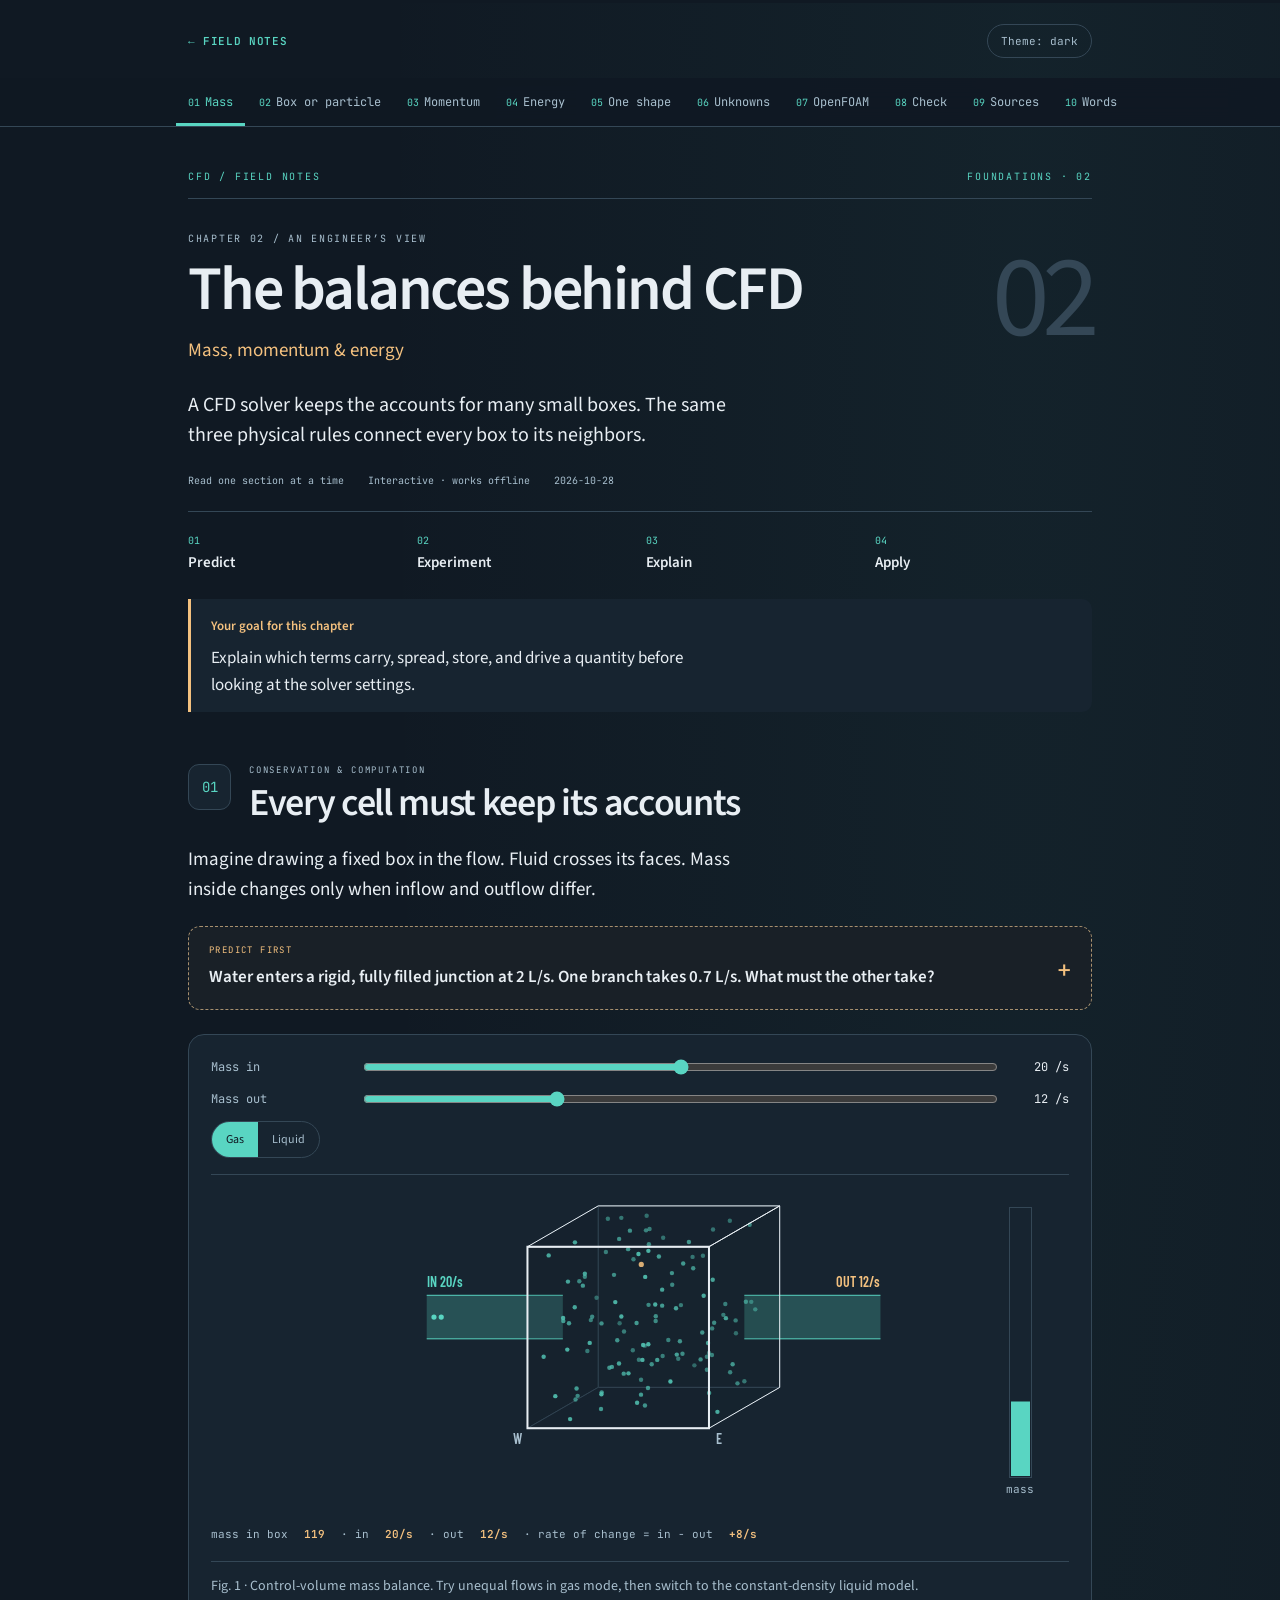
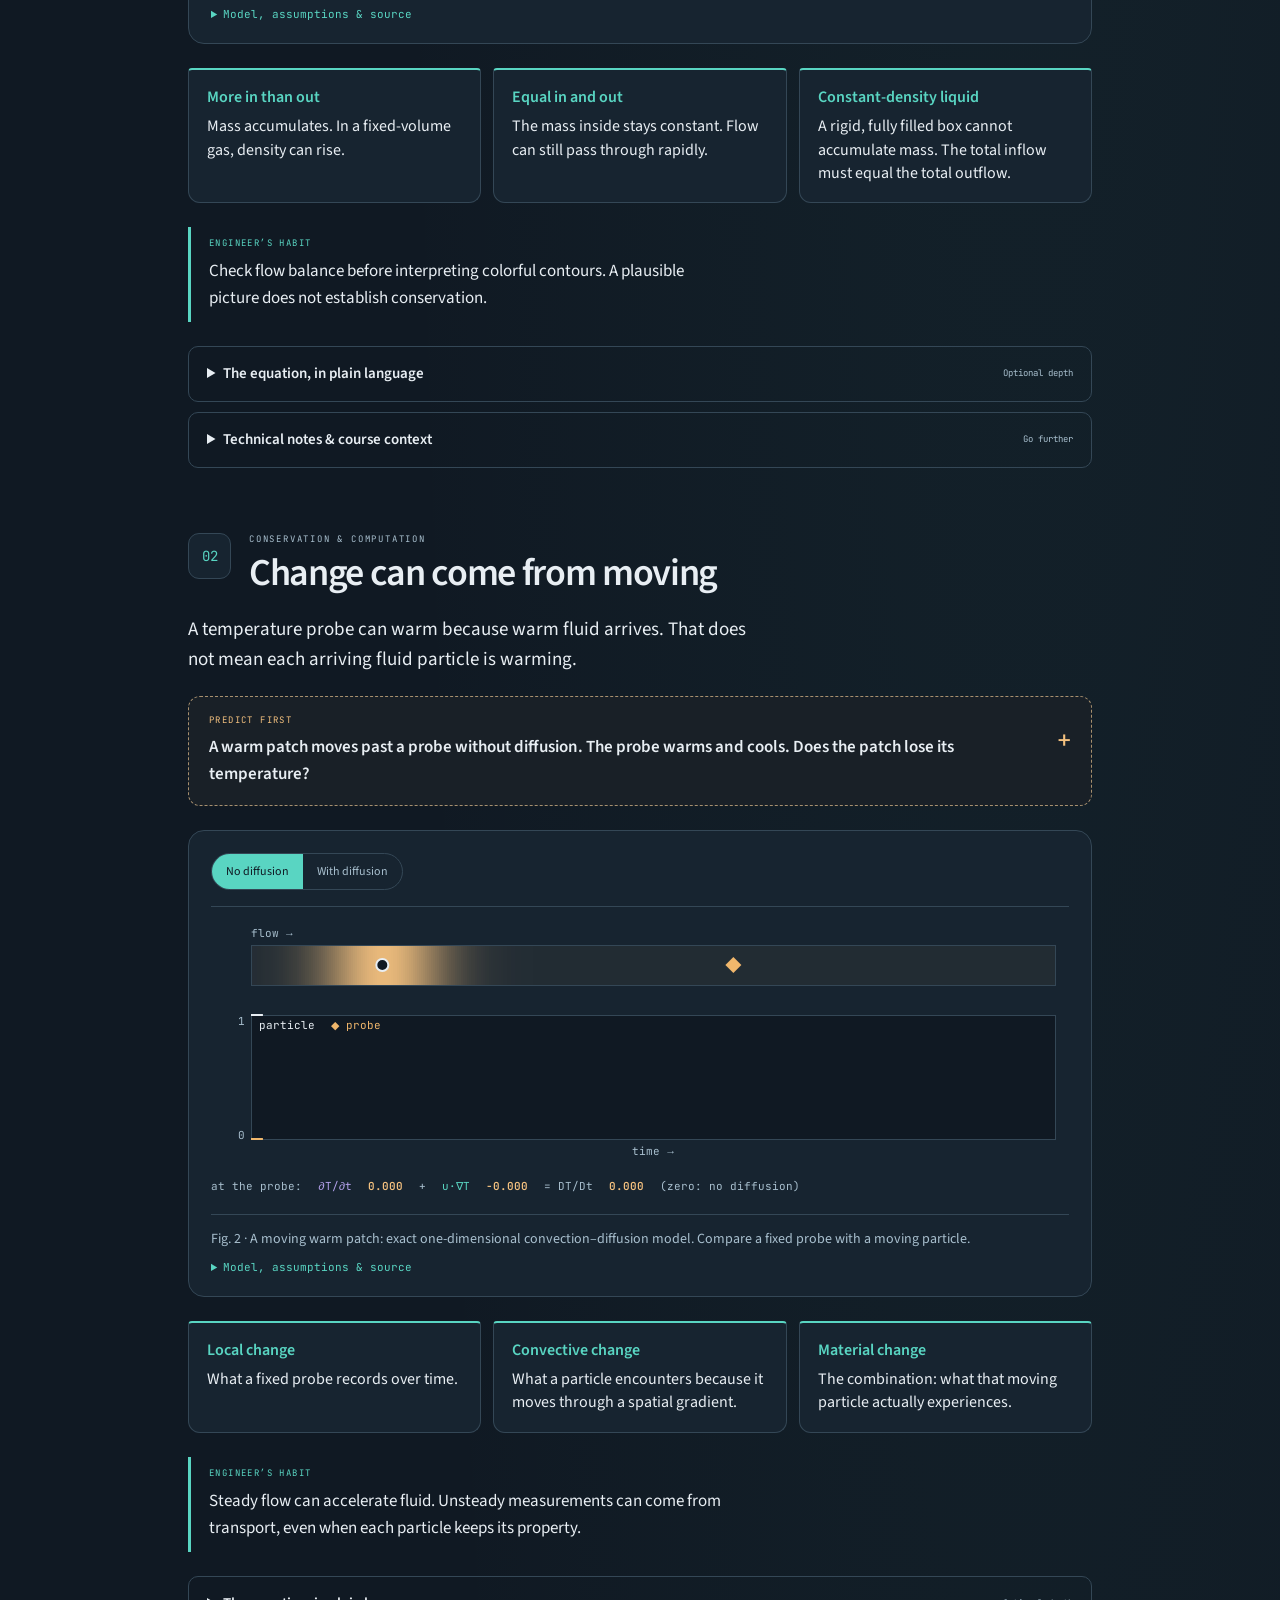
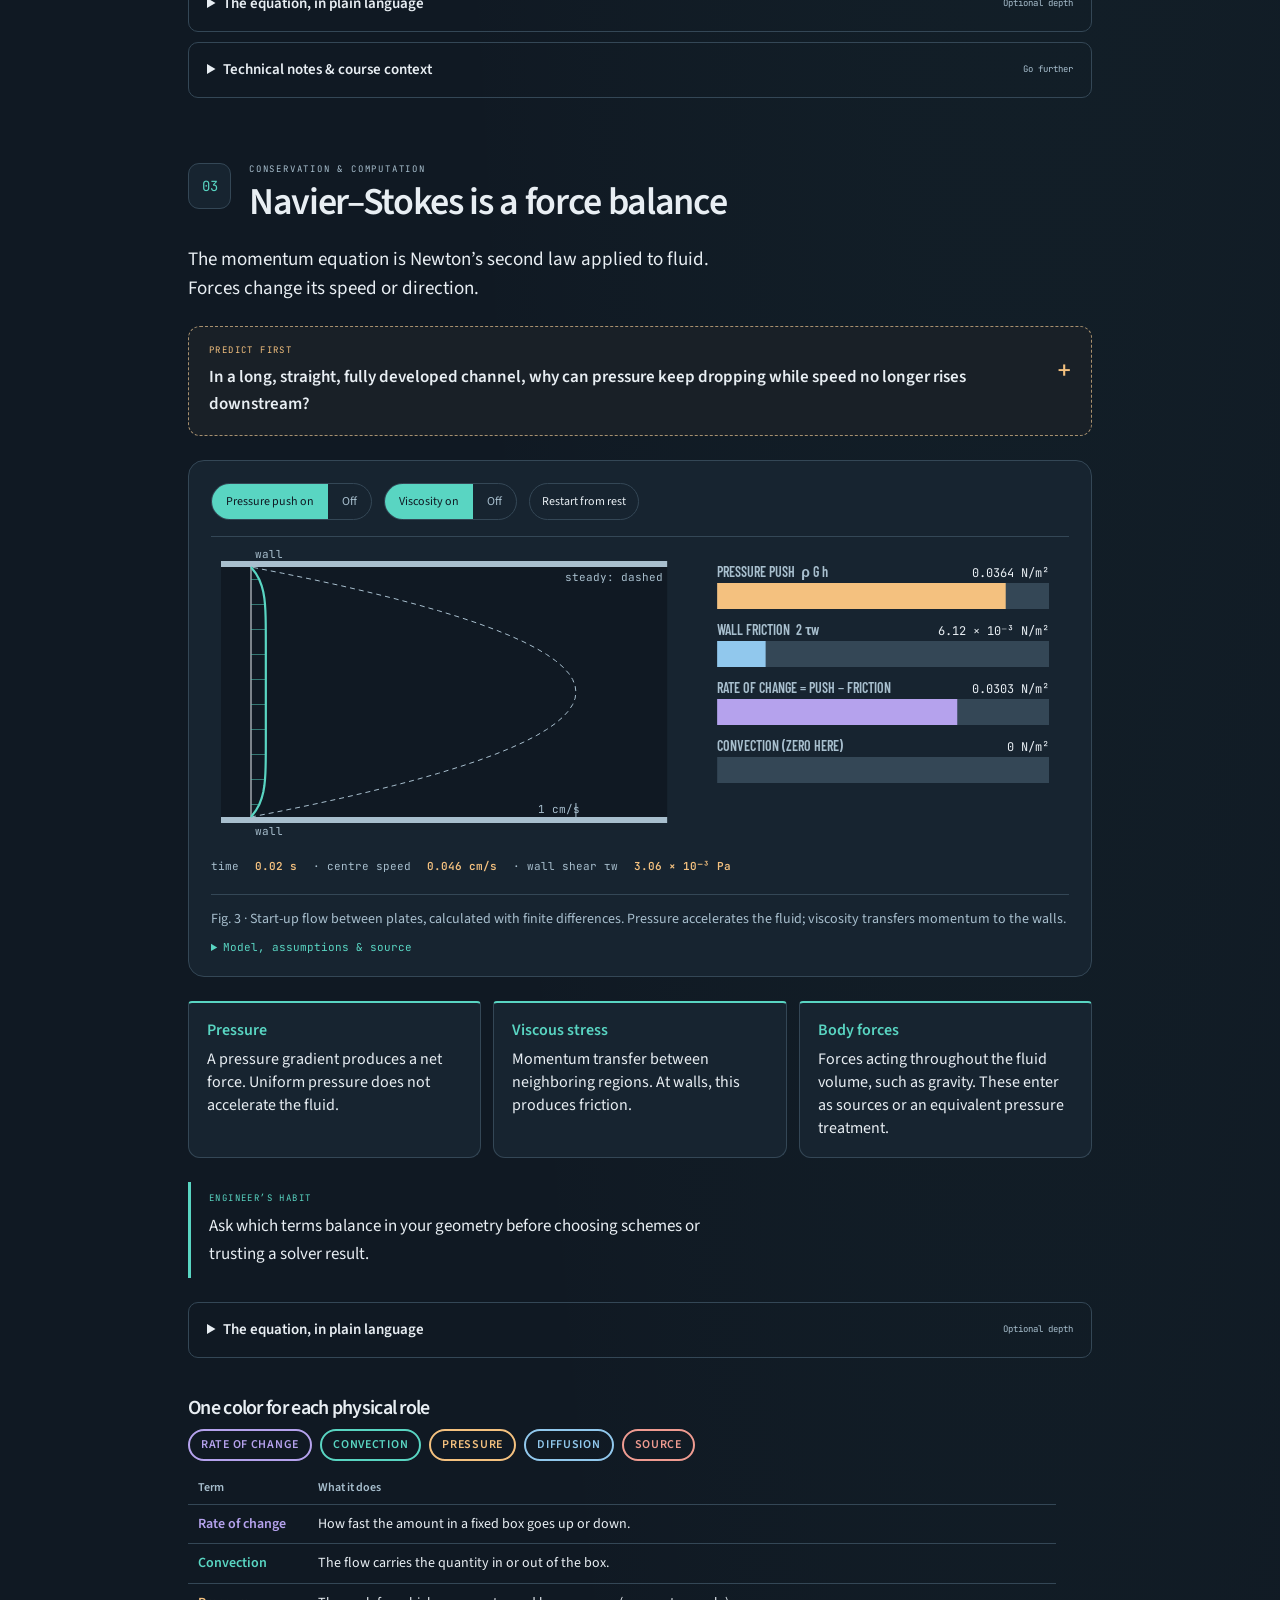
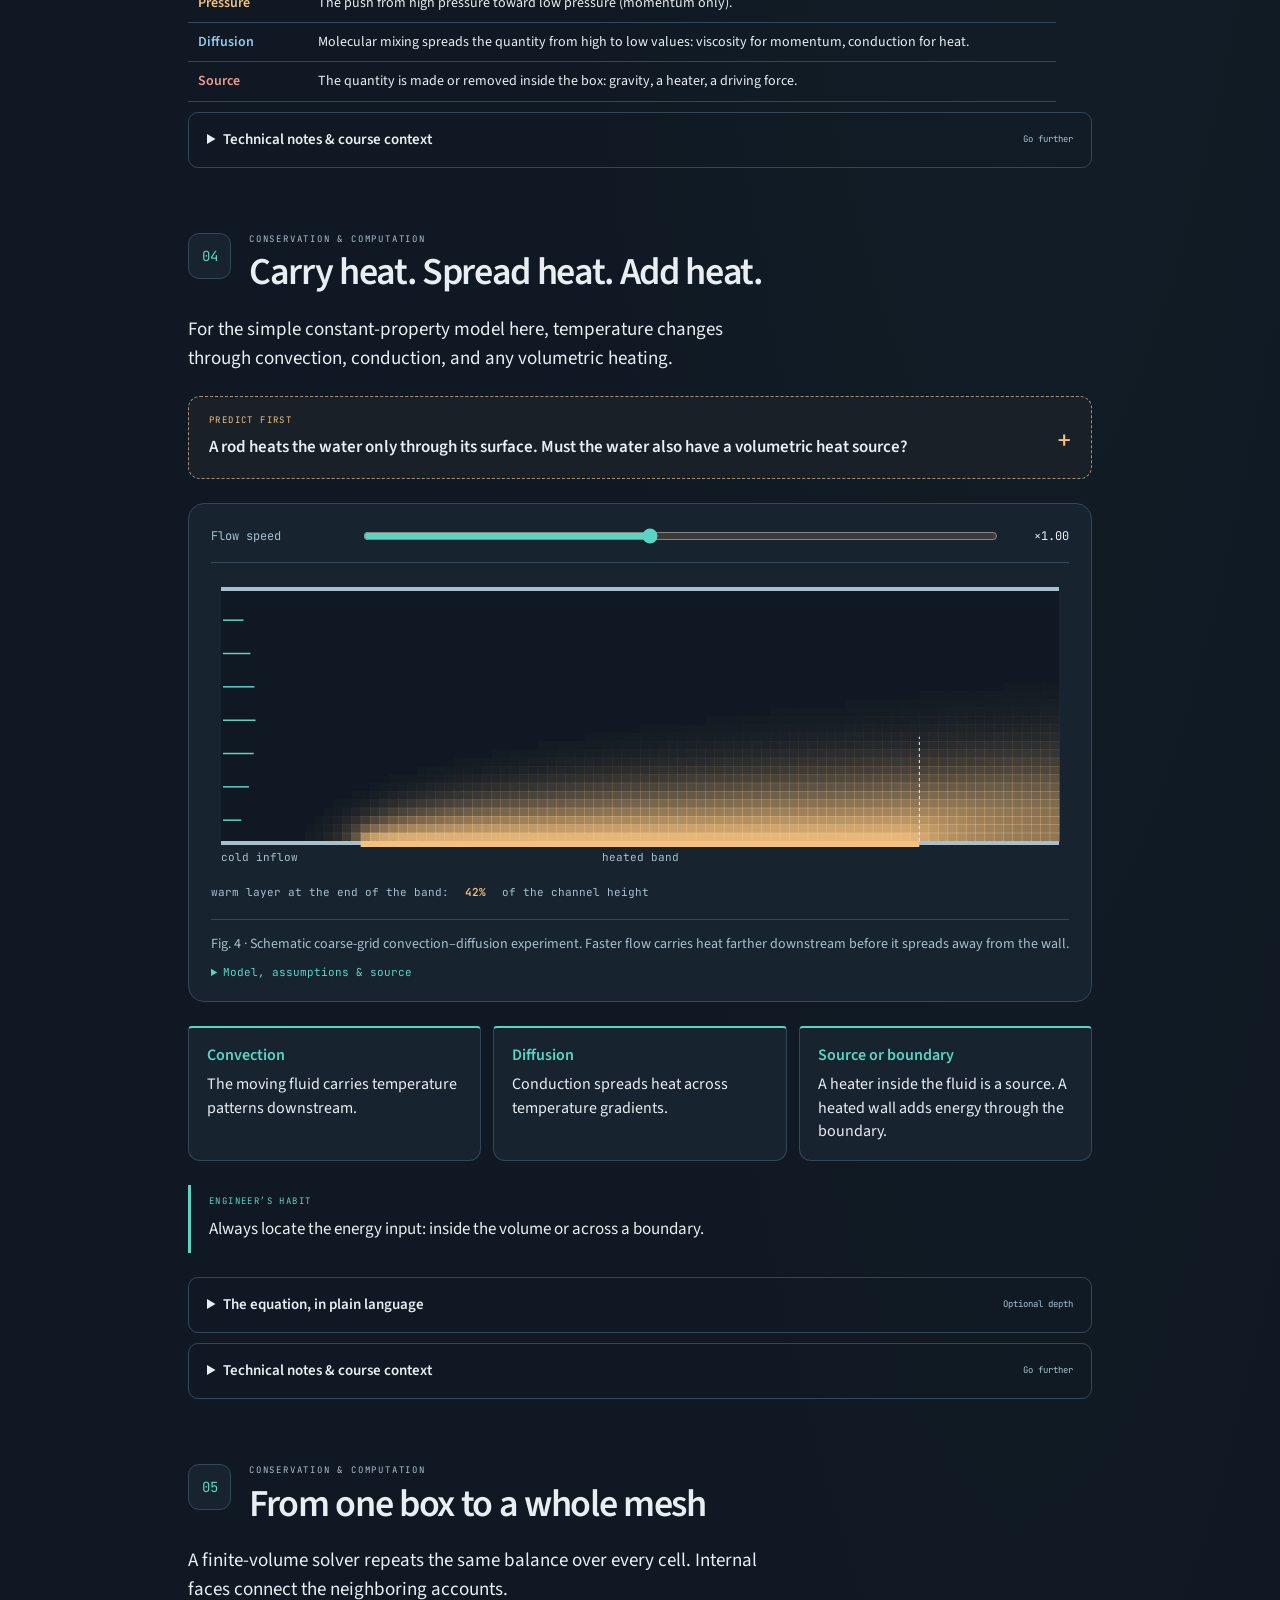
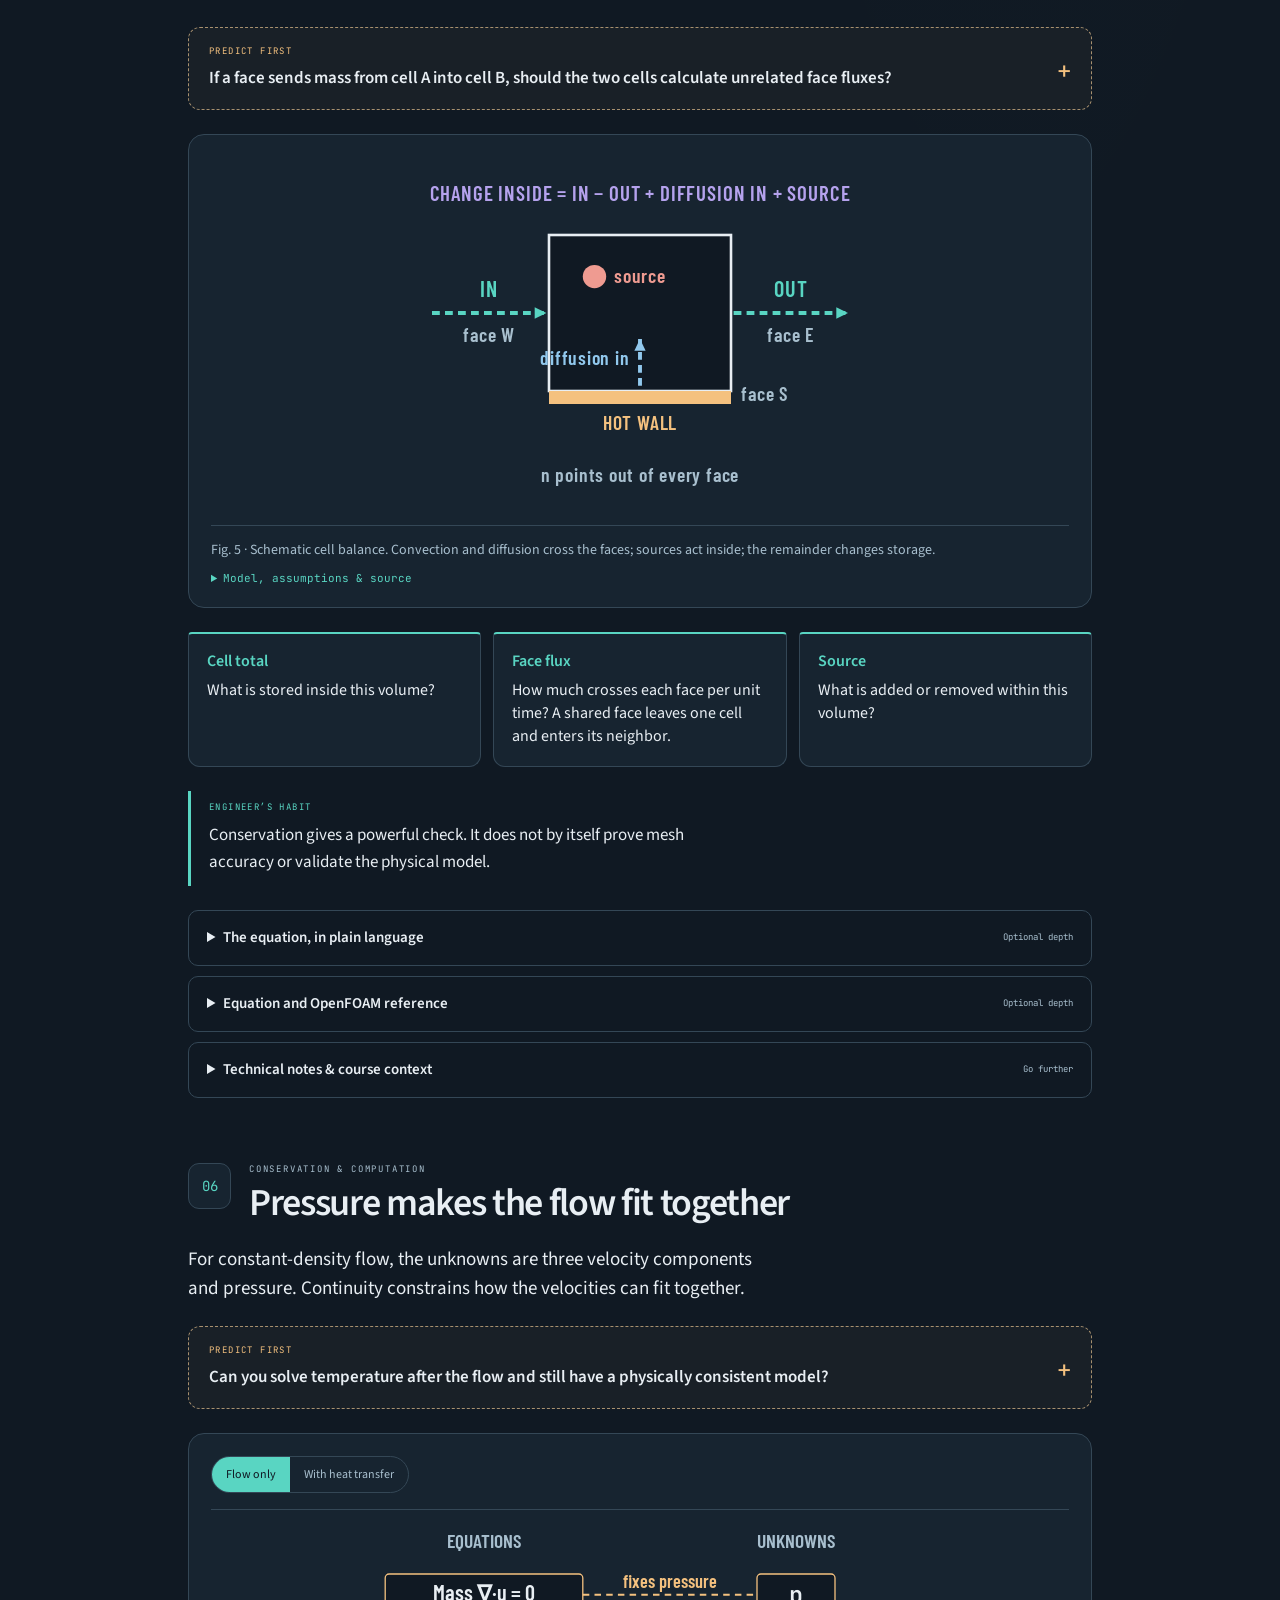
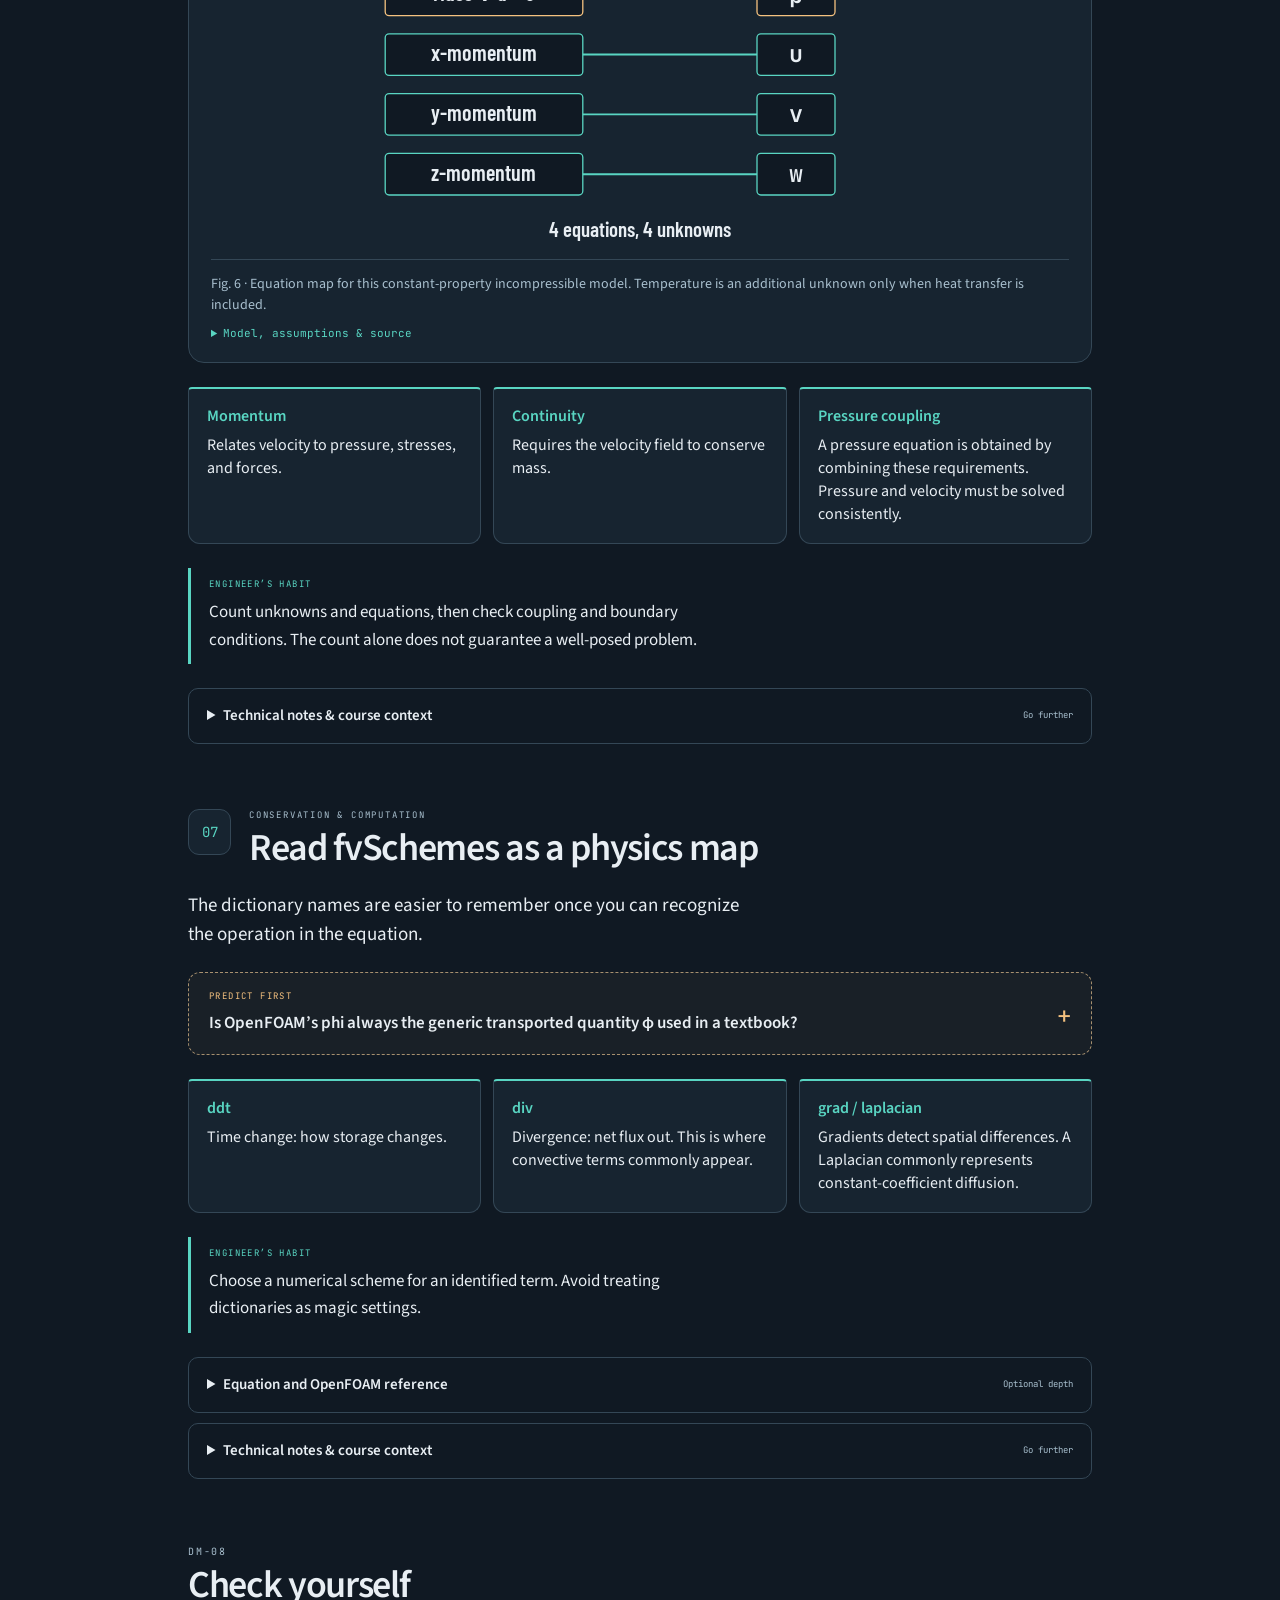
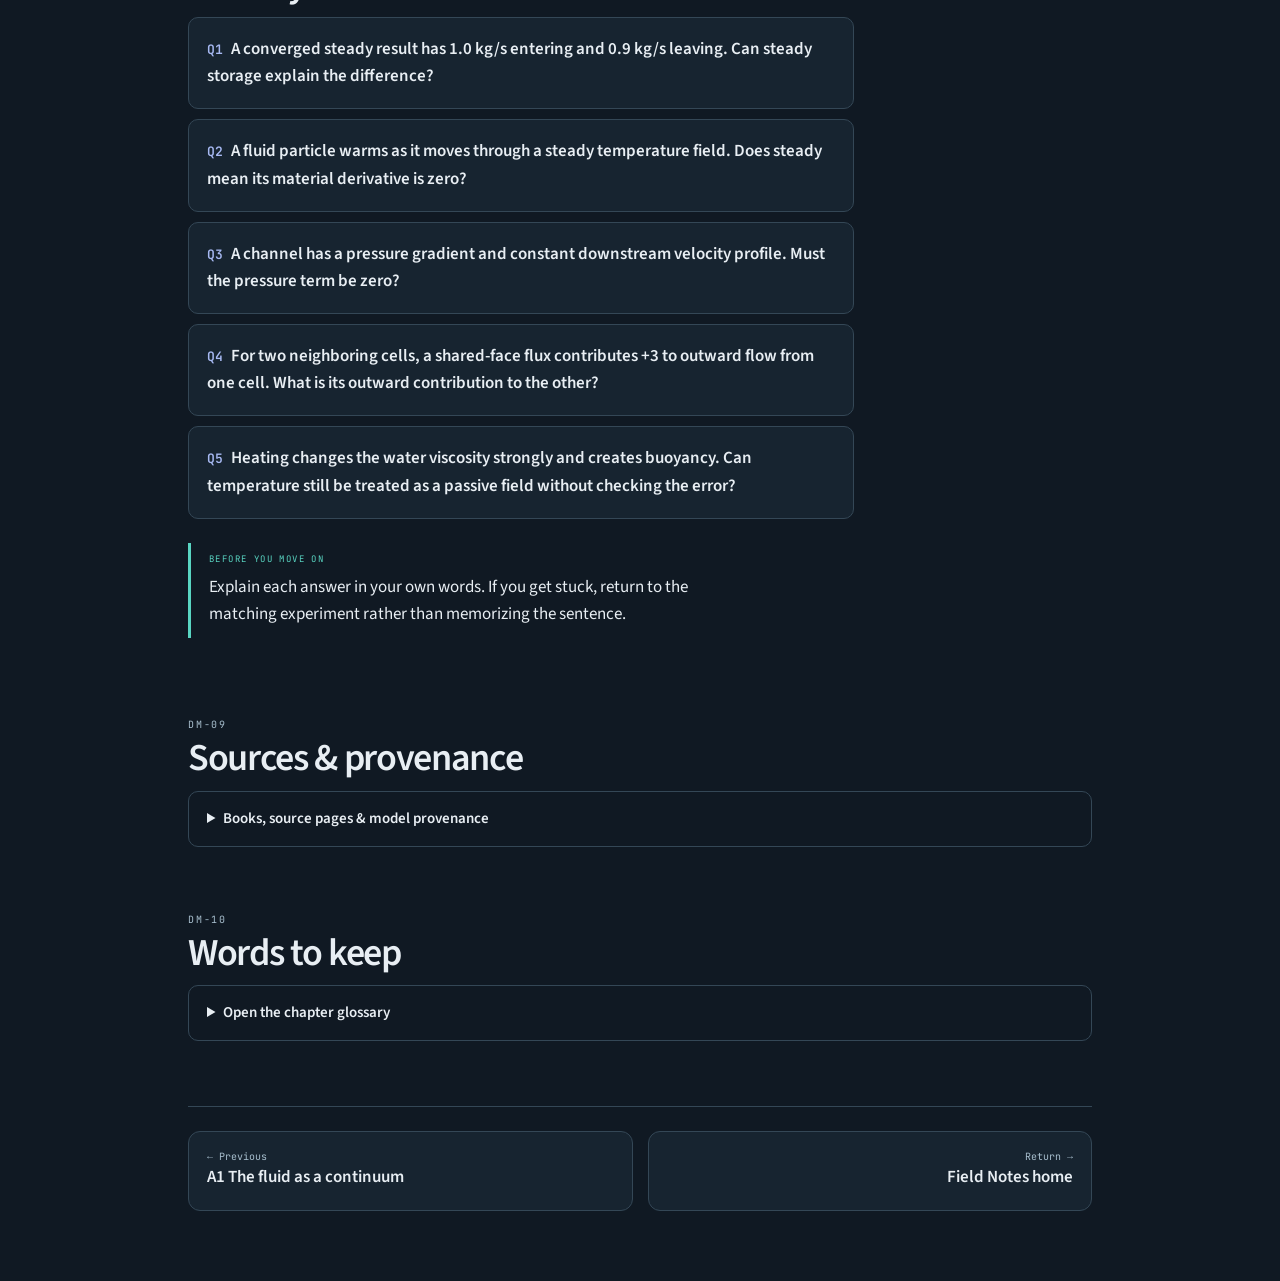
<file: modules/a02-conservation-laws.html>
<!DOCTYPE html>

<html data-theme="dark" lang="en">
<head>
<meta charset="utf-8"/>
<meta content="width=device-width,initial-scale=1" name="viewport"/>
<title>The balances behind CFD · CFD Field Notes</title>
<link href="../assets/vendor/katex/katex.min.css" rel="stylesheet"/>
<link href="../assets/course.css" rel="stylesheet"/>
<style>
.btn{font:600 14px/1 var(--display);letter-spacing:.08em;text-transform:uppercase;background:transparent;color:var(--ink);border:1px solid var(--rule);border-radius:3px;padding:9px 12px;cursor:pointer}
.btn:focus-visible{outline:2px solid var(--flow);outline-offset:2px}
.law{display:grid;grid-template-columns:repeat(3,minmax(0,1fr));gap:10px;margin:14px 0}
@media (max-width:640px){.law{grid-template-columns:1fr}}
.law div{border:1px solid var(--rule);border-top:4px solid var(--flow);border-radius:4px;padding:10px 12px;background:var(--paper)}
.law b{display:block;font:600 18px/1.1 var(--display);text-transform:uppercase;letter-spacing:.03em;margin-bottom:4px}
.law span{font-size:15px;color:var(--muted)}
@keyframes dash{to{stroke-dashoffset:-20}}
.fluxarrow{stroke-dasharray:6 4;animation:dash 1s linear infinite}
</style>
<link href="../assets/field-notes.css" rel="stylesheet"/></head>
<body class="chapter">
<div class="topbar"><a href="../index.html">← Field Notes</a><button class="themebtn" type="button">Theme: auto</button></div>
<nav aria-label="Sections" class="tabs"><div class="in" id="tabs">
<a href="#s1"><span class="n">01</span>Mass</a>
<a href="#s2"><span class="n">02</span>Box or particle</a>
<a href="#s3"><span class="n">03</span>Momentum</a>
<a href="#s4"><span class="n">04</span>Energy</a>
<a href="#s5"><span class="n">05</span>One shape</a>
<a href="#s6"><span class="n">06</span>Unknowns</a>
<a href="#s7"><span class="n">07</span>OpenFOAM</a>
<a href="#s8"><span class="n">08</span>Check</a>
<a href="#s9"><span class="n">09</span>Sources</a>
<a href="#s10"><span class="n">10</span>Words</a>
</div></nav>
<main class="wrap">
<header class="hero"><div class="dmc">CFD / FIELD NOTES <span>FOUNDATIONS · 02</span></div>
<div class="chapter-heading"><div><div class="chapter-kicker">CHAPTER 02 / AN ENGINEER’S VIEW</div><h1>The balances behind CFD</h1><p class="subtitle">Mass, momentum &amp; energy</p></div><span aria-hidden="true" class="chapter-number">02</span></div>
<p class="lead">A CFD solver keeps the accounts for many small boxes. The same three physical rules connect every box to its neighbors.</p>
<div class="meta"><span>Read one section at a time</span><span>Interactive · works offline</span><span>2026-10-28</span></div>
<div class="learning-route"><span>01 <b>Predict</b></span><span>02 <b>Experiment</b></span><span>03 <b>Explain</b></span><span>04 <b>Apply</b></span></div>
<div class="opening-note"><b>Your goal for this chapter</b><p>Explain which terms carry, spread, store, and drive a quantity before looking at the solver settings.</p></div></header>

<!-- ============ 01 MASS ============ -->
<section id="s1"><div class="section-heading"><span class="section-index">01</span><div><div class="dmc">CONSERVATION &amp; COMPUTATION</div><h2>Every cell must keep its accounts</h2></div></div><p class="section-lead">Imagine drawing a fixed box in the flow. Fluid crosses its faces. Mass inside changes only when inflow and outflow differ.</p><details class="predict"><summary><span class="tiny">PREDICT FIRST</span>Water enters a rigid, fully filled junction at 2 L/s. One branch takes 0.7 L/s. What must the other take?</summary><div class="ans"><b class="answer-label">The reasoning</b><p>1.3 L/s, assuming constant density and no other openings. This is a balance over all faces, not a rule that every face has the same velocity.</p></div></details><figure class="plate">
<div class="controls">
<div class="range"><label for="min">Mass in</label><input id="min" max="40" min="0" step="1" type="range" value="20"/><output for="min"></output></div>
<div class="range"><label for="mout">Mass out</label><input id="mout" max="40" min="0" step="1" type="range" value="12"/><output for="mout"></output></div>
<div aria-label="Fluid" class="seg" id="mfl" role="group">
<button aria-pressed="true" data-v="gas" type="button">Gas</button>
<button aria-pressed="false" data-v="liq" type="button">Liquid</button>
</div>
</div>
<div class="figwrap" id="boxwrap"><canvas aria-label="A box of fluid with an inlet on the west face and an outlet on the east face" id="box"></canvas></div>
<div class="readout" id="boxread"></div>
<p aria-live="polite" class="sr" id="boxsay"></p>
<figcaption>Fig. 1 · Control-volume mass balance. Try unequal flows in gas mode, then switch to the constant-density liquid model.</figcaption>
<details class="model-notes"><summary>Model, assumptions &amp; source</summary><div class="detail-body"><p><span class="schem">Schematic</span>Fig. 1. A fixed box of fluid (the faces are named W and E as in Versteeg &amp; Malalasekera, Fig. 2.1). Each dot is a unit of mass. Gas: when more mass enters than leaves, the box holds more and the gas gets denser. Liquid: the density cannot change, so the mass out is locked to the mass in. That lock is the whole incompressible mass equation.</p></div></details></figure><div class="idea-grid"><div class="idea"><b>More in than out</b><p>Mass accumulates. In a fixed-volume gas, density can rise.</p></div><div class="idea"><b>Equal in and out</b><p>The mass inside stays constant. Flow can still pass through rapidly.</p></div><div class="idea"><b>Constant-density liquid</b><p>A rigid, fully filled box cannot accumulate mass. The total inflow must equal the total outflow.</p></div></div><aside class="engineering"><span class="tiny">ENGINEER’S HABIT</span><p>Check flow balance before interpreting colorful contours. A plausible picture does not establish conservation.</p></aside><details class="deeper math-detail"><summary>The equation, in plain language <span>Optional depth</span></summary><div class="eq" id="eqm">
<div class="math">\[ \htmlClass{tm-time}{\frac{\partial \rho}{\partial t}} + \htmlClass{tm-conv}{\nabla\!\cdot\!(\rho\,\mathbf{u})} = 0 \]</div>
<dl class="symbols"><dt>\(\partial\rho/\partial t\)</dt><dd>rate of change of density in the fixed box</dd><dt>\(\nabla\!\cdot\!(\rho\mathbf{u})\)</dt><dd>net mass flow out of the box per unit volume. "\(\nabla\cdot\)" (divergence, "div") means "out minus in, per unit volume"</dd><dt>\(\mathbf{u}\)</dt><dd>velocity vector, with parts \(u, v, w\) in \(x, y, z\)</dd></dl>
<p class="aloud"><b>Read it aloud</b>The rate at which mass builds up in the box, plus the net rate at which mass flows out of it, is zero.</p>
<p class="src">Versteeg &amp; Malalasekera (1995) Eq. 2.4, p. 12; Pope (2000) Eq. 2.17</p>
</div><div class="eq" id="eqd">
<div class="math">\[ \htmlClass{tm-conv}{\nabla\!\cdot\!\mathbf{u}} = \htmlClass{tm-conv}{\frac{\partial u}{\partial x} + \frac{\partial v}{\partial y} + \frac{\partial w}{\partial z}} = 0 \]</div><dl class="symbols"><dt>\(\mathbf{u}\)</dt><dd>velocity vector (m/s)</dd><dt>\(\nabla\cdot\mathbf{u}\)</dt><dd>net volume outflow per unit volume (1/s)</dd></dl>
<p class="aloud"><b>Read it aloud</b>In a liquid, the volume that flows out of any box equals the volume that flows in. Speed up in one direction and you must slow down in another.</p>
<p class="src">Versteeg &amp; Malalasekera (1995) Eqs. 2.5–2.6, p. 13</p>
</div></details><details class="deeper"><summary>Technical notes &amp; course context <span>Go further</span></summary><div class="detail-body"><p>Take a small box of fluid that does not move. The flow carries mass in through some faces and out through others. The mass in the box goes up by the difference. That is all of mass conservation.</p><p>For a liquid the density is constant, so the first term is zero and \(\rho\) cancels:</p><div class="callout"><b class="h">Keep this in mind</b><p>This equation has no pressure in it, and it does not say how the fluid moves. It is only a rule the velocity must obey. Section 06 shows that pressure is the quantity that makes the velocity obey it.</p></div></div></details></section>
<!-- ============ 02 BOX OR PARTICLE ============ -->
<section id="s2"><div class="section-heading"><span class="section-index">02</span><div><div class="dmc">CONSERVATION &amp; COMPUTATION</div><h2>Change can come from moving</h2></div></div><p class="section-lead">A temperature probe can warm because warm fluid arrives. That does not mean each arriving fluid particle is warming.</p><details class="predict"><summary><span class="tiny">PREDICT FIRST</span>A warm patch moves past a probe without diffusion. The probe warms and cools. Does the patch lose its temperature?</summary><div class="ans"><b class="answer-label">The reasoning</b><p>No. Each particle keeps its temperature in this ideal transport-only model. The fixed probe samples different particles.</p></div></details><figure class="plate">
<div class="controls">
<div aria-label="Diffusion" class="seg" id="bdif" role="group">
<button aria-pressed="true" data-v="off" type="button">No diffusion</button>
<button aria-pressed="false" data-v="on" type="button">With diffusion</button>
</div>
</div>
<div class="figwrap"><canvas aria-label="A warm patch carried past a fixed probe, with a particle riding inside the patch" id="blob"></canvas></div>
<div class="readout" id="blobread"></div>
<figcaption>Fig. 2 · A moving warm patch: exact one-dimensional convection–diffusion model. Compare a fixed probe with a moving particle.</figcaption>
<details class="model-notes"><summary>Model, assumptions &amp; source</summary><div class="detail-body"><p><span class="schem">Schematic</span>Fig. 2. A warm patch (orange band) is carried to the right by a steady flow. The probe ◆ is fixed; the white dot rides with the flow at the centre of the patch. Without diffusion the probe sees the temperature rise and fall, but the particle sees no change: \(DT/Dt = 0\). With diffusion the patch spreads, and the particle cools too. Exact solution of the 1-D convection–diffusion equation for a Gaussian patch.</p></div></details></figure><div class="idea-grid"><div class="idea"><b>Local change</b><p>What a fixed probe records over time.</p></div><div class="idea"><b>Convective change</b><p>What a particle encounters because it moves through a spatial gradient.</p></div><div class="idea"><b>Material change</b><p>The combination: what that moving particle actually experiences.</p></div></div><aside class="engineering"><span class="tiny">ENGINEER’S HABIT</span><p>Steady flow can accelerate fluid. Unsteady measurements can come from transport, even when each particle keeps its property.</p></aside><details class="deeper math-detail"><summary>The equation, in plain language <span>Optional depth</span></summary><div class="eq" id="eqmd">
<div class="math">\[ \frac{D\phi}{Dt} = \htmlClass{tm-time}{\frac{\partial \phi}{\partial t}} + \htmlClass{tm-conv}{\mathbf{u}\cdot\nabla\phi} \]</div>
<dl class="symbols"><dt>\(D\phi/Dt\)</dt><dd>rate of change of any quantity \(\phi\) seen by a moving particle (material derivative)</dd><dt>\(\partial\phi/\partial t\)</dt><dd>rate of change at a fixed point</dd><dt>\(\mathbf{u}\cdot\nabla\phi\)</dt><dd>the change met by moving: speed times how fast \(\phi\) changes along the path</dd></dl>
<p class="aloud"><b>Read it aloud</b>What the particle feels equals what a fixed probe sees, plus what the particle meets because it travels.</p>
<p class="src">Versteeg &amp; Malalasekera (1995) Eq. 2.7, p. 13; Pope (2000) Eq. 2.12, p. 13</p>
</div></details><details class="deeper"><summary>Technical notes &amp; course context <span>Go further</span></summary><div class="detail-body"><p>Newton's law and the energy law are about a <i>particle</i>: a piece of fluid that moves. CFD needs them for a <i>fixed box</i> (A1, section 02). The link is the <b>material derivative</b>: the rate of change seen by a particle is the rate of change at a fixed point plus the change the particle meets because it moves.</p><p>Versteeg and Malalasekera then multiply by density and use mass conservation to write the same thing as "rate of increase in the box + net flow out of the box" (their Eq. 2.10, p. 14). That second form is the <b>conservative form</b>. CFD uses it, because it is a balance for a fixed box.</p></div></details></section>
<!-- ============ 03 MOMENTUM ============ -->
<section id="s3"><div class="section-heading"><span class="section-index">03</span><div><div class="dmc">CONSERVATION &amp; COMPUTATION</div><h2>Navier–Stokes is a force balance</h2></div></div><p class="section-lead">The momentum equation is Newton’s second law applied to fluid. Forces change its speed or direction.</p><details class="predict"><summary><span class="tiny">PREDICT FIRST</span>In a long, straight, fully developed channel, why can pressure keep dropping while speed no longer rises downstream?</summary><div class="ans"><b class="answer-label">The reasoning</b><p>The net pressure push balances wall friction. There is no streamwise acceleration in this ideal fully developed flow. Steady does not mean zero force; it means a balance.</p></div></details><figure class="plate">
<div class="controls">
<div aria-label="Pressure push" class="seg" id="lp" role="group"><button aria-pressed="true" data-v="on" type="button">Pressure push on</button><button aria-pressed="false" data-v="off" type="button">Off</button></div>
<div aria-label="Viscosity" class="seg" id="lv" role="group"><button aria-pressed="true" data-v="on" type="button">Viscosity on</button><button aria-pressed="false" data-v="off" type="button">Off</button></div>
<button class="btn" id="lrst" type="button">Restart from rest</button>
</div>
<div class="figwrap" id="labwrap"><canvas aria-label="Velocity profile between two plates developing in time, with a force balance" id="lab"></canvas></div>
<div class="readout" id="labread"></div>
<p aria-live="polite" class="sr" id="labsay"></p>
<figcaption>Fig. 3 · Start-up flow between plates, calculated with finite differences. Pressure accelerates the fluid; viscosity transfers momentum to the walls.</figcaption>
<details class="model-notes"><summary>Model, assumptions &amp; source</summary><div class="detail-body"><p>Fig. 3. Left: the velocity across the 2 mm gap (water at 24 °C, \(\nu\) = 9.131 × 10⁻⁷ m²/s). The dashed curve is the steady answer, a parabola. Right: the forces on the water per square metre of plate. The <span class="tm-press">pressure push</span> is \(\rho G h\), where \(G\) is the pressure drop per metre divided by density (0.01826 m/s²) and \(h\) is the 2 mm gap; the <span class="tm-diff">wall friction</span> is \(2\tau_w\); the difference is the <span class="tm-time">rate of change</span> of momentum. <span class="tm-conv">Convection</span> is zero here, because the velocity does not change along the channel. Pressure drop 18.2 Pa per metre, chosen for a steady centre speed of 1 cm/s. Computed in your browser (finite differences, 41 points), shown at ¼ of real time.</p></div></details></figure><div class="idea-grid"><div class="idea"><b>Pressure</b><p>A pressure gradient produces a net force. Uniform pressure does not accelerate the fluid.</p></div><div class="idea"><b>Viscous stress</b><p>Momentum transfer between neighboring regions. At walls, this produces friction.</p></div><div class="idea"><b>Body forces</b><p>Forces acting throughout the fluid volume, such as gravity. These enter as sources or an equivalent pressure treatment.</p></div></div><aside class="engineering"><span class="tiny">ENGINEER’S HABIT</span><p>Ask which terms balance in your geometry before choosing schemes or trusting a solver result.</p></aside><details class="deeper math-detail"><summary>The equation, in plain language <span>Optional depth</span></summary><div class="eq" id="eqmom">
<div class="math">\[ \begin{aligned} &amp;\htmlClass{tm-time}{\frac{\partial(\rho u)}{\partial t}} + \htmlClass{tm-conv}{\nabla\!\cdot\!(\rho u\,\mathbf{u})} \\ &amp;\quad = \htmlClass{tm-press}{-\frac{\partial p}{\partial x}} + \htmlClass{tm-diff}{\nabla\!\cdot\!(\mu\,\nabla u)} + \htmlClass{tm-src}{S_{Mx}} \end{aligned} \]</div>
<dl class="symbols"><dt>\(\rho u\)</dt><dd>\(x\)-momentum per unit volume</dd><dt>\(\nabla\!\cdot\!(\rho u\mathbf{u})\)</dt><dd>\(x\)-momentum carried out of the box by the flow</dd><dt>\(-\partial p/\partial x\)</dt><dd>net pressure push in \(x\): from high pressure to low</dd><dt>\(\nabla\!\cdot\!(\mu\nabla u)\)</dt><dd>viscous friction: momentum spread by viscosity. "\(\nabla\)" (gradient, "grad") gives how fast \(u\) changes in each direction</dd><dt>\(S_{Mx}\)</dt><dd>momentum source: body forces, plus remaining viscous contributions in the general form</dd></dl>
<p class="aloud"><b>Read it aloud</b>The x-momentum in the box goes up, plus what the flow carries out, equals the pressure push plus the viscous friction plus any body force. The \(y\) and \(z\) equations have the same shape.</p>
<p class="src">Versteeg &amp; Malalasekera (1995) Eq. 2.37a, p. 24; the source \(S_M\) is defined in Eq. 2.33, p. 23</p>
</div><div class="eq" id="eqmomp">
<div class="math">\[ \htmlClass{tm-time}{\frac{\partial \mathbf{u}}{\partial t}} + \htmlClass{tm-conv}{(\mathbf{u}\cdot\nabla)\,\mathbf{u}} = \htmlClass{tm-press}{-\frac{1}{\rho}\nabla p} + \htmlClass{tm-diff}{\nu\,\nabla^2\mathbf{u}} \]</div>
<dl class="symbols"><dt>\(\nabla^2\)</dt><dd>Laplacian: positive where a value is below the mean of its neighbours, so diffusion fills dips and flattens peaks. With a constant diffusion coefficient, diffusion appears as a Laplacian</dd><dt>\(p\)</dt><dd>here a modified pressure that also contains gravity's weight, so gravity has no separate term</dd></dl>
<p class="aloud"><b>Read it aloud</b>Acceleration of the fluid equals the pressure push per unit mass plus viscous spreading of velocity. Together with \(\nabla\cdot\mathbf{u} = 0\), these are the Navier–Stokes equations for your water.</p>
<p class="src">Pope (2000) Eqs. 2.34–2.35, p. 17. Gravity drops out into the pressure only when density is constant (Pope §2.5, p. 18).</p>
</div></details><div class="term-key">
<h3>One color for each physical role</h3>

<div class="chips" data-eq="eqm eqd eqmd eqmom eqmomp eqT eqgen eqint">
<button aria-pressed="false" class="chip tm-time" data-term="time" type="button"><span>Rate of change</span></button>
<button aria-pressed="false" class="chip tm-conv" data-term="conv" type="button"><span>Convection</span></button>
<button aria-pressed="false" class="chip tm-press" data-term="press" type="button"><span>Pressure</span></button>
<button aria-pressed="false" class="chip tm-diff" data-term="diff" type="button"><span>Diffusion</span></button>
<button aria-pressed="false" class="chip tm-src" data-term="src" type="button"><span>Source</span></button>
</div>
<table class="cards">
<thead><tr><th>Term</th><th>What it does</th></tr></thead>
<tbody>
<tr><td data-h="Term"><b class="tm-time">Rate of change</b></td><td data-h="What it does">How fast the amount in a fixed box goes up or down.</td></tr>
<tr><td data-h="Term"><b class="tm-conv">Convection</b></td><td data-h="What it does">The flow carries the quantity in or out of the box.</td></tr>
<tr><td data-h="Term"><b class="tm-press">Pressure</b></td><td data-h="What it does">The push from high pressure toward low pressure (momentum only).</td></tr>
<tr><td data-h="Term"><b class="tm-diff">Diffusion</b></td><td data-h="What it does">Molecular mixing spreads the quantity from high to low values: viscosity for momentum, conduction for heat.</td></tr>
<tr><td data-h="Term"><b class="tm-src">Source</b></td><td data-h="What it does">The quantity is made or removed inside the box: gravity, a heater, a driving force.</td></tr>
</tbody>
</table>
</div><details class="deeper"><summary>Technical notes &amp; course context <span>Go further</span></summary><div class="detail-body"><p>Newton's second law for a particle: mass × acceleration = sum of forces. Versteeg and Malalasekera split the forces into two groups (1995, p. 15):</p><ul>
<li><b>Surface forces</b> act on the faces of the box: <b class="tm-press">pressure</b> and <b class="tm-diff">viscous stress</b>.</li>
<li><b>Body forces</b> act on all of the fluid inside: gravity, centrifugal and Coriolis forces, electromagnetic forces. CFD puts these in the <b class="tm-src">source</b>.</li>
</ul><p>With Newton's law of viscosity (A1, section 04) for the viscous stress, the \(x\)-momentum equation in conservative form is:</p><p>For a liquid with constant properties, Pope writes all three directions in one line. Divide by \(\rho\) and use \(\nu = \mu/\rho\):</p><p>Water starts at rest between two plates 2 mm apart. A pressure drop pushes it along. Switch the terms off and on and watch which balance gives a steady flow.</p><div class="callout thesis"><b class="h">Why this matters for your thesis</b>
<p>Your periodic precursor (proposal §7.1) has no inlet and outlet pressure. OpenFOAM's <code>meanVelocityForce</code> adds a <b class="tm-src">source</b> term instead, and adjusts it until the mean velocity is right. In this lab, that source plays the same role as the <b class="tm-press">pressure push</b>. Module F3 shows the details.</p></div></div></details></section>
<!-- ============ 04 ENERGY ============ -->
<section id="s4"><div class="section-heading"><span class="section-index">04</span><div><div class="dmc">CONSERVATION &amp; COMPUTATION</div><h2>Carry heat. Spread heat. Add heat.</h2></div></div><p class="section-lead">For the simple constant-property model here, temperature changes through convection, conduction, and any volumetric heating.</p><details class="predict"><summary><span class="tiny">PREDICT FIRST</span>A rod heats the water only through its surface. Must the water also have a volumetric heat source?</summary><div class="ans"><b class="answer-label">The reasoning</b><p>No. The heated wall supplies a boundary heat flux or temperature condition. Adding the same power again as a fluid source would double-count it.</p></div></details><figure class="plate">
<div class="controls">
<div class="range"><label for="hs">Flow speed</label><input id="hs" max="100" min="0" step="1" type="range" value="45"/><output for="hs"></output></div>
</div>
<div class="figwrap" id="heatwrap"><canvas aria-label="Temperature field in a channel with a heated band on the lower wall" id="heat"></canvas></div>
<div class="readout" id="heatread"></div>
<figcaption>Fig. 4 · Schematic coarse-grid convection–diffusion experiment. Faster flow carries heat farther downstream before it spreads away from the wall.</figcaption>
<details class="model-notes"><summary>Model, assumptions &amp; source</summary><div class="detail-body"><p><span class="schem">Schematic</span>Fig. 4. Cold fluid enters on the left and flows over a heated band on the lower wall (orange bar). The colour is temperature. Slow flow: conduction wins, and the heat spreads far from the wall. Fast flow: convection wins, and the heat stays in a thin warm layer near the wall. Computed in your browser on a coarse 90 × 30 grid; the readout is rounded to one cell.</p></div></details></figure><div class="idea-grid"><div class="idea"><b>Convection</b><p>The moving fluid carries temperature patterns downstream.</p></div><div class="idea"><b>Diffusion</b><p>Conduction spreads heat across temperature gradients.</p></div><div class="idea"><b>Source or boundary</b><p>A heater inside the fluid is a source. A heated wall adds energy through the boundary.</p></div></div><aside class="engineering"><span class="tiny">ENGINEER’S HABIT</span><p>Always locate the energy input: inside the volume or across a boundary.</p></aside><details class="deeper math-detail"><summary>The equation, in plain language <span>Optional depth</span></summary><div class="eq" id="eqT">
<div class="math">\[ \htmlClass{tm-time}{\frac{\partial T}{\partial t}} + \htmlClass{tm-conv}{\mathbf{u}\cdot\nabla T} = \htmlClass{tm-diff}{\alpha\,\nabla^2 T} + \htmlClass{tm-src}{\frac{S}{\rho c}} \]</div>
<dl class="symbols"><dt>\(T\)</dt><dd>temperature (K)</dd><dt>\(\alpha\)</dt><dd>thermal diffusivity, \(k/(\rho c)\) (A1, section 05)</dd><dt>\(S\)</dt><dd>heat made inside the fluid per unit volume (W/m³); zero in your thesis water, which is heated only at the rod walls</dd></dl>
<p class="aloud"><b>Read it aloud</b>Temperature at a point changes because the flow carries warm or cold fluid past it, because heat conducts from hot to cold, and because of any heat made inside.</p>
<p class="src">Versteeg &amp; Malalasekera (1995) Eq. 2.25, p. 20, with constant \(k\) and the viscous terms removed; Pope (2000) Eq. 2.54, p. 21 (the same equation as a passive scalar)</p>
</div></details><details class="deeper"><summary>Technical notes &amp; course context <span>Go further</span></summary><div class="detail-body"><p>The energy law says: the energy of a particle goes up by the heat conducted in plus the work done on it. For a liquid with constant properties, Versteeg and Malalasekera reduce it to an equation for temperature (their Eq. 2.25). That equation also has a viscous heating term. Your proposal leaves it out, because it treats temperature as a passive scalar (§7.1). Divide by \(\rho c\):</p><p>This is the same shape as the momentum equation, but without a pressure term. Convection carries heat; diffusion spreads it. The figure shows the contest between the two near a heated wall.</p></div></details></section>
<!-- ============ 05 ONE SHAPE ============ -->
<section id="s5"><div class="section-heading"><span class="section-index">05</span><div><div class="dmc">CONSERVATION &amp; COMPUTATION</div><h2>From one box to a whole mesh</h2></div></div><p class="section-lead">A finite-volume solver repeats the same balance over every cell. Internal faces connect the neighboring accounts.</p><details class="predict"><summary><span class="tiny">PREDICT FIRST</span>If a face sends mass from cell A into cell B, should the two cells calculate unrelated face fluxes?</summary><div class="ans"><b class="answer-label">The reasoning</b><p>No. A conservative method uses a consistent shared flux: what leaves A enters B. Internal contributions then cancel in the domain-wide balance.</p></div></details><figure class="plate">
<div id="fvcell" style="max-width:520px;margin:0 auto"></div>
<figcaption>Fig. 5 · Schematic cell balance. Convection and diffusion cross the faces; sources act inside; the remainder changes storage.</figcaption>
<details class="model-notes"><summary>Model, assumptions &amp; source</summary><div class="detail-body"><p><span class="schem">Schematic</span>Fig. 5. The integral form on one 2-D box. <span class="tm-conv">Convective flux</span> enters through face W and leaves through face E. <span class="tm-diff">Diffusive flux</span> enters through face S from a hot wall. A <span class="tm-src">source</span> works inside. The <span class="tm-time">rate of change</span> is what is left over. A finite-volume code (OpenFOAM) does exactly this sum for every cell. Module D1 starts here.</p></div></details></figure><div class="idea-grid"><div class="idea"><b>Cell total</b><p>What is stored inside this volume?</p></div><div class="idea"><b>Face flux</b><p>How much crosses each face per unit time? A shared face leaves one cell and enters its neighbor.</p></div><div class="idea"><b>Source</b><p>What is added or removed within this volume?</p></div></div><aside class="engineering"><span class="tiny">ENGINEER’S HABIT</span><p>Conservation gives a powerful check. It does not by itself prove mesh accuracy or validate the physical model.</p></aside><details class="deeper math-detail"><summary>The equation, in plain language <span>Optional depth</span></summary><div class="eq" id="eqgen">
<div class="math">\[ \begin{aligned} &amp;\htmlClass{tm-time}{\frac{\partial(\rho\phi)}{\partial t}} + \htmlClass{tm-conv}{\nabla\!\cdot\!(\rho\phi\,\mathbf{u})} \\ &amp;\quad = \htmlClass{tm-diff}{\nabla\!\cdot\!(\Gamma\,\nabla\phi)} + \htmlClass{tm-src}{S_\phi} \end{aligned} \]</div><dl class="symbols"><dt>\(\phi\)</dt><dd>transported quantity per unit mass</dd><dt>\(\Gamma\)</dt><dd>diffusion coefficient for that quantity</dd><dt>\(S_\phi\)</dt><dd>source per unit volume</dd><dt>\(\rho,\mathbf{u},t\)</dt><dd>density, velocity vector, time</dd></dl>
<p class="aloud"><b>Read it aloud</b>The amount of \(\phi\) in the box goes up, plus what the flow carries out, equals what diffusion brings in plus what is made inside.</p>
<p class="src">Versteeg &amp; Malalasekera (1995) Eq. 2.39, p. 25</p>
</div><div class="eq" id="eqint">
<div class="math">\[ \begin{aligned} &amp;\htmlClass{tm-time}{\frac{\partial}{\partial t}\int_{V}\rho\phi\,dV} + \htmlClass{tm-conv}{\oint_{A}\mathbf{n}\cdot(\rho\phi\,\mathbf{u})\,dA} \\ &amp;\quad = \htmlClass{tm-diff}{\oint_{A}\mathbf{n}\cdot(\Gamma\nabla\phi)\,dA} + \htmlClass{tm-src}{\int_{V} S_\phi\,dV} \end{aligned} \]</div>
<dl class="symbols"><dt>\(\int_V\)</dt><dd>sum over the volume of the box</dd><dt>\(\oint_A\)</dt><dd>sum over all faces of the box</dd><dt>\(\mathbf{n}\)</dt><dd>unit vector normal to a face, pointing out</dd></dl>
<p class="aloud"><b>Read it aloud</b>Change of the total in the box, plus the convective flux out through all faces, equals the diffusive flux in through all faces plus what is made inside. Only face fluxes and box totals remain.</p>
<p class="src">Versteeg &amp; Malalasekera (1995) Eqs. 2.40–2.42, pp. 25–26</p>
</div></details><details class="deeper"><summary>Equation and OpenFOAM reference <span>Optional depth</span></summary><table class="cards">
<thead><tr><th>Equation</th><th>\(\phi\)</th><th>Diffusion coefficient \(\Gamma\)</th><th>Source \(S_\phi\)</th></tr></thead>
<tbody>
<tr><td data-h="Equation">Mass</td><td data-h="φ">\(1\)</td><td data-h="Γ">0 (no diffusion)</td><td data-h="Source">0</td></tr>
<tr><td data-h="Equation">\(x\)-momentum</td><td data-h="φ">\(u\)</td><td data-h="Γ">\(\mu\)</td><td data-h="Source">\(-\partial p/\partial x + S_{Mx}\) (pressure goes in the source)</td></tr>
<tr><td data-h="Equation">Temperature</td><td data-h="φ">\(T\)</td><td data-h="Γ">\(k/c\)</td><td data-h="Source">\(S/c\)</td></tr>
</tbody>
</table></details><details class="deeper"><summary>Technical notes &amp; course context <span>Go further</span></summary><div class="detail-body"><p>Look at the three equations again: they all have a rate of change, a convection term, a diffusion term and a source. Versteeg and Malalasekera write them all as one <b>general transport equation</b> for any quantity \(\phi\):</p><p class="muted" style="font-size:14px;margin-top:8px">Mass and momentum rows: Versteeg &amp; Malalasekera (1995) p. 25 and Table 2.1. Temperature row: Eq. 2.25 divided by \(c\), with constant \(c\).</p><p>The last step turns the equation into a balance for a box of finite size. Integrate over the box volume, then use Gauss's divergence theorem: a divergence summed over a volume equals the flux summed over its faces.</p></div></details></section>
<!-- ============ 06 UNKNOWNS ============ -->
<section id="s6"><div class="section-heading"><span class="section-index">06</span><div><div class="dmc">CONSERVATION &amp; COMPUTATION</div><h2>Pressure makes the flow fit together</h2></div></div><p class="section-lead">For constant-density flow, the unknowns are three velocity components and pressure. Continuity constrains how the velocities can fit together.</p><details class="predict"><summary><span class="tiny">PREDICT FIRST</span>Can you solve temperature after the flow and still have a physically consistent model?</summary><div class="ans"><b class="answer-label">The reasoning</b><p>Yes, if temperature does not feed back through density, viscosity, buoyancy, or other coupled physics. That is the passive-temperature assumption, not a general property of heat transfer.</p></div></details><figure class="plate">
<div class="controls"><div aria-label="Heat transfer" class="seg" id="uht" role="group"><button aria-pressed="true" data-v="no" type="button">Flow only</button><button aria-pressed="false" data-v="yes" type="button">With heat transfer</button></div></div>
<div id="count" style="max-width:520px;margin:0 auto"></div>
<figcaption>Fig. 6 · Equation map for this constant-property incompressible model. Temperature is an additional unknown only when heat transfer is included.</figcaption>
<details class="model-notes"><summary>Model, assumptions &amp; source</summary><div class="detail-body"><p>Fig. 6. Equations (left) and unknowns (right). Each momentum equation mainly decides one velocity part. Pressure has no transport equation and no equation of state: its equation (a Poisson equation) comes from combining the momentum and mass equations, and its value is whatever makes the velocity satisfy the mass equation. With constant properties, temperature does not act back on the flow. So the temperature equation can be solved after the flow, on a frozen velocity field.</p></div></details></figure><div class="idea-grid"><div class="idea"><b>Momentum</b><p>Relates velocity to pressure, stresses, and forces.</p></div><div class="idea"><b>Continuity</b><p>Requires the velocity field to conserve mass.</p></div><div class="idea"><b>Pressure coupling</b><p>A pressure equation is obtained by combining these requirements. Pressure and velocity must be solved consistently.</p></div></div><aside class="engineering"><span class="tiny">ENGINEER’S HABIT</span><p>Count unknowns and equations, then check coupling and boundary conditions. The count alone does not guarantee a well-posed problem.</p></aside><details class="deeper"><summary>Technical notes &amp; course context <span>Go further</span></summary><div class="detail-body"><p>Counting equations and unknowns is a useful first check. Appropriate initial and boundary conditions and compatible equations are also necessary.</p><p>Pope (2000, §2.5) proves the pressure part. Take the divergence of the momentum equation and require \(\nabla\cdot\mathbf{u} = 0\) to stay true. This gives a Poisson equation for pressure, driven by the velocity field. So pressure "feels" the whole flow at once. Module D3 shows how OpenFOAM's SIMPLE and PIMPLE loops use this.</p><p>Versteeg and Malalasekera make the heat part: "Without density variations there is no linkage between the energy equation and the mass conservation and momentum equations." The energy equation is needed only "if the problem involves heat transfer" (1995, p. 21).</p><div class="callout thesis"><b class="h">Why this matters for your thesis</b>
<p>This is why your proposal can solve the flow first with <code>incompressibleFluid</code>, then solve temperature on the converged, frozen flow with <code>scalarTransport</code> (§7.1). With constant properties and no buoyancy, temperature cannot change the flow. That is a modelling assumption, not a fact about water: real viscosity does change with temperature (A1, section 06). Your proposal (§7.1) estimates the error it causes in Nu.</p></div></div></details></section>
<!-- ============ 07 OPENFOAM ============ -->
<section id="s7"><div class="section-heading"><span class="section-index">07</span><div><div class="dmc">CONSERVATION &amp; COMPUTATION</div><h2>Read fvSchemes as a physics map</h2></div></div><p class="section-lead">The dictionary names are easier to remember once you can recognize the operation in the equation.</p><details class="predict"><summary><span class="tiny">PREDICT FIRST</span>Is OpenFOAM’s phi always the generic transported quantity φ used in a textbook?</summary><div class="ans"><b class="answer-label">The reasoning</b><p>No. In this incompressible example, phi is volumetric face flux. The textbook φ is a placeholder for a transported quantity. The same name can mean different things.</p></div></details><div class="idea-grid"><div class="idea"><b>ddt</b><p>Time change: how storage changes.</p></div><div class="idea"><b>div</b><p>Divergence: net flux out. This is where convective terms commonly appear.</p></div><div class="idea"><b>grad / laplacian</b><p>Gradients detect spatial differences. A Laplacian commonly represents constant-coefficient diffusion.</p></div></div><aside class="engineering"><span class="tiny">ENGINEER’S HABIT</span><p>Choose a numerical scheme for an identified term. Avoid treating dictionaries as magic settings.</p></aside><details class="deeper"><summary>Equation and OpenFOAM reference <span>Optional depth</span></summary><table class="cards">
<thead><tr><th>Term</th><th>In the equation</th><th>Entry in fvSchemes</th><th>pitzDaily setting</th></tr></thead>
<tbody>
<tr><td data-h="Term"><b class="tm-time">Rate of change</b></td><td data-h="In the equation">\(\partial\mathbf{u}/\partial t\)</td><td data-h="fvSchemes"><code>ddtSchemes</code></td><td data-h="pitzDaily"><code>default Euler;</code></td></tr>
<tr><td data-h="Term"><b class="tm-conv">Convection</b></td><td data-h="In the equation">\(\nabla\cdot(\mathbf{u}\,\mathbf{u})\)</td><td data-h="fvSchemes"><code>divSchemes</code> → <code>div(phi,U)</code></td><td data-h="pitzDaily"><code>Gauss linearUpwind grad(U);</code></td></tr>
<tr><td data-h="Term"><b class="tm-press">Pressure</b></td><td data-h="In the equation">\(\nabla p\)</td><td data-h="fvSchemes"><code>gradSchemes</code> (every gradient, \(\nabla p\) included)</td><td data-h="pitzDaily"><code>default Gauss linear;</code></td></tr>
<tr><td data-h="Term"><b class="tm-diff">Diffusion</b></td><td data-h="In the equation">\(\nabla\cdot(\nu\nabla\mathbf{u})\)</td><td data-h="fvSchemes"><code>laplacianSchemes</code></td><td data-h="pitzDaily"><code>default Gauss linear corrected;</code></td></tr>
<tr><td data-h="Term"><b class="tm-diff">The small viscous parts</b></td><td data-h="In the equation">the remaining viscous contributions Versteeg moved into \(S_M\)</td><td data-h="fvSchemes">tutorials still carry <code>div((nuEff*dev2(T(grad(U)))))</code>, but OpenFOAM-14 does not read it: this term uses <code>gradSchemes</code> and <code>interpolationSchemes</code></td><td data-h="pitzDaily"><code>Gauss linear;</code> (legacy line, not used)</td></tr>
<tr><td data-h="Term"><b class="tm-src">Source</b></td><td data-h="In the equation">body-force part of \(S_M\)</td><td data-h="fvSchemes">configured separately: <code>fvModels</code> or <code>fvConstraints</code></td><td data-h="pitzDaily">none (your precursor: <code>meanVelocityForce</code>)</td></tr>
</tbody>
</table></details><details class="deeper"><summary>Technical notes &amp; course context <span>Go further</span></summary><div class="detail-body"><p>OpenFOAM asks you to choose a numerical method for each kind of term. The names in <code>system/fvSchemes</code> follow the terms on this page. Example: the OpenFOAM-14 tutorial <code>incompressibleFluid/pitzDaily</code>.</p><div class="callout of"><b class="h">Two words to recognise</b>
<p><code>Gauss</code> in an entry means: use the divergence theorem of section 05, so each term becomes a sum over cell faces. <code>phi</code> is the flux through each face, the \(\mathbf{n}\cdot\mathbf{u}\,dA\) of the integral form. <code>nuEff</code> is the viscosity the solver uses: molecular \(\nu\) plus the turbulent part from module C1.</p></div><p class="muted" style="font-size:14px">Read from the local install: <code>/opt/openfoam14/tutorials/incompressibleFluid/pitzDaily/system/fvSchemes</code>.</p></div></details></section>
<!-- ============ 08 CHECK ============ -->
<section id="s8">
<div class="dmc">DM-08</div>
<h2>Check yourself</h2>
<div class="checks">
<details class="check"><summary>A converged steady result has 1.0 kg/s entering and 0.9 kg/s leaving. Can steady storage explain the difference?</summary><div class="ans"><p>No. Steady storage is zero. Account for every opening and any allowed mass source; otherwise this is a mass-balance error.</p></div></details>
<details class="check"><summary>A fluid particle warms as it moves through a steady temperature field. Does steady mean its material derivative is zero?</summary><div class="ans"><p>No. Local time change is zero, but convective change can be nonzero. The particle moves into a different temperature region.</p></div></details>
<details class="check"><summary>A channel has a pressure gradient and constant downstream velocity profile. Must the pressure term be zero?</summary><div class="ans"><p>No. In fully developed straight-channel flow, the pressure term balances viscous effects. The acceleration vanishes because the forces balance.</p></div></details>
<details class="check"><summary>For two neighboring cells, a shared-face flux contributes +3 to outward flow from one cell. What is its outward contribution to the other?</summary><div class="ans"><p>−3, with a consistent face orientation. The shared internal contribution cancels when the two balances are added.</p></div></details>
<details class="check"><summary>Heating changes the water viscosity strongly and creates buoyancy. Can temperature still be treated as a passive field without checking the error?</summary><div class="ans"><p>No. These mechanisms feed temperature back into momentum. The one-way flow-then-temperature assumption needs reassessment; a coupled model may be required.</p></div></details>
</div>
<aside class="engineering"><span class="tiny">BEFORE YOU MOVE ON</span><p>Explain each answer in your own words. If you get stuck, return to the matching experiment rather than memorizing the sentence.</p></aside></section>
<!-- ============ 09 SOURCES ============ -->
<section id="s9"><div class="dmc">DM-09</div><h2>Sources &amp; provenance</h2><details class="deeper"><summary>Books, source pages &amp; model provenance</summary>


<ul class="sources">
<li>Versteeg, H.K. &amp; Malalasekera, W. (1995). <i>An Introduction to Computational Fluid Dynamics: The Finite Volume Method</i>, 1st ed. Longman. Ch. 2: p. 10 (three laws); Eq. 2.4 p. 12 (mass); Eqs. 2.5–2.7 p. 13 (incompressible, material derivative); Eq. 2.10 p. 14 (conservative form); p. 15 (surface and body forces); Eq. 2.25 p. 20 (temperature); p. 21 (equations of state; energy decoupled without density change); Eq. 2.33 p. 23 (momentum source); Table 2.1 and Eq. 2.37 p. 24; Eqs. 2.39–2.42 pp. 25–26 (transport equation, integral form).</li>
<li>Pope, S.B. (2000). <i>Turbulent Flows</i>. Cambridge University Press. Eq. 2.12 p. 13; Eq. 2.17 p. 14; Eqs. 2.34–2.35 p. 17; §2.5 pp. 18–19 (pressure Poisson equation; body force into modified pressure); Eq. 2.54 p. 21.</li>
<li>Your thesis proposal rev 2.2: <code>~/Projects/msc-research/reports/thesis-proposal-2026-10/proposal.md</code> §5.4 (water at 24 °C), §7.1 (two-step flow then temperature; <code>meanVelocityForce</code>).</li>
<li>OpenFOAM-14 tutorial <code>incompressibleFluid/pitzDaily</code>, <code>system/fvSchemes</code> (local install).</li>
<li>Fig. 2: exact solution for a Gaussian patch, \(T \propto (\sigma_0/\sigma)\exp(-(x-Ut)^2/2\sigma^2)\) with \(\sigma^2 = \sigma_0^2 + 2\alpha t\). Fig. 3: start-up flow between plates, solved by finite differences; the steady parabola is the exact limit. Fig. 4: coarse-grid illustration only.</li>
</ul>
</details></section>
<!-- ============ 10 WORDS ============ -->
<section id="s10"><div class="dmc">DM-10</div><h2>Words to keep</h2><details class="deeper"><summary>Open the chapter glossary</summary>


<dl class="gloss">
<dt>conservation law</dt><dd>A rule that a quantity (mass, momentum, energy) changes only by defined causes.</dd>
<dt>control volume, box</dt><dd>A fixed region of space that fluid flows through. A CFD cell is one.</dd>
<dt>rate of change term</dt><dd>How fast the amount in a fixed box changes. Zero in a steady flow.</dd>
<dt>convection</dt><dd>Transport of a quantity by the flow itself. (Some books say advection.)</dd>
<dt>diffusion</dt><dd>Spreading by molecular mixing, from high to low values. Viscosity for momentum, conduction for heat.</dd>
<dt>source</dt><dd>A quantity made or removed inside the box, for example a body force or a heater.</dd>
<dt>divergence (∇·, div)</dt><dd>Net flow out of a point, per unit volume.</dd>
<dt>gradient (∇, grad)</dt><dd>How fast a value changes in each direction.</dd>
<dt>Laplacian (∇²)</dt><dd>Positive where a value is below the mean of its neighbours. The form diffusion takes when its coefficient is constant.</dd>
<dt>material derivative (D/Dt)</dt><dd>Rate of change seen by a moving particle.</dd>
<dt>conservative form</dt><dd>An equation written as a balance for a fixed box: rate of change + net flux out = sources.</dd>
<dt>Navier–Stokes equations</dt><dd>The momentum equations for a fluid whose viscous stress follows Newton's law of viscosity.</dd>
<dt>surface force, body force</dt><dd>Forces on the faces of the box (pressure, viscous) and on the fluid inside it (gravity).</dd>
<dt>general transport equation</dt><dd>One equation shape that holds mass, momentum and temperature with different φ, Γ and S.</dd>
<dt>Gauss divergence theorem</dt><dd>A divergence summed over a volume equals the flux summed over its faces.</dd>
<dt>flux</dt><dd>The amount of a quantity that crosses a face per unit time.</dd>
<dt>Poisson equation for pressure</dt><dd>The equation that fixes pressure from the velocity field, so that mass stays conserved.</dd>
<dt><code>phi</code></dt><dd>OpenFOAM's name for the flux through each cell face.</dd>
</dl>
<p class="muted" style="font-size:14px">The text follows most ASD-STE100 rules. Where a rule and a standard term disagree, the standard term wins. The text was not checked against the official ASD-STE100 dictionary.</p>

</details></section>
<nav aria-label="Modules" class="pager">
<a class="pv" href="a01-continuum-and-properties.html"><span>← Previous</span><b>A1 The fluid as a continuum</b></a>

<a class="nx" href="../index.html"><span>Return →</span><b>Field Notes home</b></a></nav></main>
<script src="../assets/vendor/katex/katex.min.js"></script>
<script src="../assets/vendor/katex/contrib/auto-render.min.js"></script>
<script src="../assets/course.js"></script>
<script>
(function () {
  const C = Course, css = C.css;
  const font = (s, w) => (w || 400) + ' ' + s + 'px "JetBrains Mono", monospace';
  const dfont = (s) => '600 ' + s + 'px "Barlow Condensed", "Arial Narrow", sans-serif';

  /* ================= Fig 1: the box (oblique 3-D view) ================= */
  (function () {
    const cv = document.getElementById('box'), wrap = document.getElementById('boxwrap');
    const read = document.getElementById('boxread'), say = document.getElementById('boxsay');
    const narrow = (cv.clientWidth || 600) < 560;
    let mode = 'gas', rin = 20, rout = 12, accIn = 0, accOut = 0, phase = '';
    const rnd = C.rng(5);
    const inside = Array.from({ length: 120 }, () => ({ x: rnd(), y: rnd(), z: rnd(), vx: rnd() - .5, vy: rnd() - .5, vz: rnd() - .5 }));
    const travelIn = [], travelOut = [];
    const sIn = C.range('min', (v) => v + ' /s', (v) => { rin = v; if (mode === 'liq') { rout = v; sOut.set(v); } fig.kick(); });
    const sOut = C.range('mout', (v) => v + ' /s', (v) => { if (mode === 'liq') { sOut.set(rin); return; } rout = v; fig.kick(); });
    C.seg(document.getElementById('mfl'), (v) => { mode = v; if (v === 'liq') { rout = rin; sOut.set(rin); } else { rout = sOut.value; } sOut.el.disabled = v === 'liq'; fig.kick(); });
    const MAXN = 420, MINN = 15;
    function draw(g, w, h, t, dt) {
      const ink = css('--ink'), muted = css('--muted'), rule = css('--rule'), flow = css('--flow'), heat = css('--heat'), paper = css('--paper'), panel = css('--panel'), ok = css('--ok');
      /* model: emit units in and out at the set rates */
      const effOut = mode === 'liq' ? rin : rout;
      accIn += rin * dt; accOut += effOut * dt;
      while (accIn >= 1) { accIn -= 1; travelIn.push({ s: 0 }); }
      while (accOut >= 1) { accOut -= 1; if (inside.length > MINN || mode === 'liq') { const q = inside.splice(Math.floor(rnd() * inside.length), 1)[0]; if (q) travelOut.push({ s: 0, y0: q.y, z0: q.z, x0: q.x }); } }
      for (let i = travelIn.length - 1; i >= 0; i--) { const q = travelIn[i]; q.s += dt * 1.6; if (q.s >= 1) { travelIn.splice(i, 1); if (inside.length < MAXN) inside.push({ x: 0.02, y: 0.5 + (rnd() - .5) * .2, z: 0.5 + (rnd() - .5) * .2, vx: 0.5 + rnd() * .3, vy: rnd() - .5, vz: rnd() - .5 }); } }
      for (let i = travelOut.length - 1; i >= 0; i--) { const q = travelOut[i]; q.s += dt * 1.6; if (q.s >= 1.6) travelOut.splice(i, 1); }
      inside.forEach((q) => { q.x += q.vx * dt * .5; q.y += q.vy * dt * .5; q.z += q.vz * dt * .5; ['x', 'y', 'z'].forEach((k) => { const vk = 'v' + k; if (q[k] < 0.02) { q[k] = 0.02; q[vk] = Math.abs(q[vk]); } if (q[k] > 0.98) { q[k] = 0.98; q[vk] = -Math.abs(q[vk]); } }); q.vx *= 0.995; });
      /* projection: cabinet oblique */
      const S = narrow ? (w - 20) / 3.0 : Math.min(h * 0.55, 190), dep = 0.45;
      const cx = narrow ? 10 + 0.75 * S : w * 0.5 - S * 0.62, cy = h * 0.5 + S * 0.42;
      const P = (x, y, z) => [cx + x * S + y * S * dep * 0.866, cy - z * S - y * S * dep * 0.5];
      g.clearRect(0, 0, w, h);
      const poly = (pts, fill, stroke, alpha) => { g.beginPath(); pts.forEach((p, i) => { const [a, b] = P(...p); i ? g.lineTo(a, b) : g.moveTo(a, b); }); g.closePath(); if (fill) { g.globalAlpha = alpha || 1; g.fillStyle = fill; g.fill(); g.globalAlpha = 1; } if (stroke) { g.strokeStyle = stroke; g.stroke(); } };
      /* back faces */
      poly([[0, 1, 0], [1, 1, 0], [1, 1, 1], [0, 1, 1]], panel, rule);
      poly([[0, 0, 0], [0, 1, 0], [0, 1, 1], [0, 0, 1]], panel, rule, 0.8);
      poly([[0, 0, 0], [1, 0, 0], [1, 1, 0], [0, 1, 0]], panel, rule, 0.9);
      /* pipes: inlet on W face, outlet on E face, at y=0.5,z=0.5 */
      const pipe = (x0, x1, col) => { const r = 0.12, [a0, b0] = P(x0, 0.5, 0.5), [a1, b1] = P(x1, 0.5, 0.5); g.fillStyle = col; g.globalAlpha = 0.25; g.fillRect(Math.min(a0, a1), b0 - r * S, Math.abs(a1 - a0), 2 * r * S); g.globalAlpha = 1; g.strokeStyle = col; g.beginPath(); g.moveTo(a0, b0 - r * S); g.lineTo(a1, b1 - r * S); g.moveTo(a0, b0 + r * S); g.lineTo(a1, b1 + r * S); g.stroke(); };
      pipe(-0.75, 0, flow); pipe(1, 1.75, flow);
      /* inside dots, sorted back to front */
      inside.slice().sort((a, b) => b.y - a.y).forEach((q) => { const [a, b] = P(q.x, q.y, q.z); g.fillStyle = flow; g.globalAlpha = 0.45 + 0.5 * (1 - q.y); g.beginPath(); g.arc(a, b, 2.2, 0, 6.283); g.fill(); });
      g.globalAlpha = 1;
      travelIn.forEach((q) => { const [a, b] = P(-0.75 + 0.75 * q.s, 0.5, 0.5); g.fillStyle = flow; g.beginPath(); g.arc(a, b, 2.6, 0, 6.283); g.fill(); });
      travelOut.forEach((q) => { const f = Math.min(1, q.s / 0.6); const x = q.s < 0.6 ? C.lerp(q.x0, 1, f) : 1 + 0.75 * (q.s - 0.6); const y = q.s < 0.6 ? C.lerp(q.y0, .5, f) : .5, z = q.s < 0.6 ? C.lerp(q.z0, .5, f) : .5; const [a, b] = P(x, y, z); g.fillStyle = heat; g.beginPath(); g.arc(a, b, 2.6, 0, 6.283); g.fill(); });
      /* front faces: glass */
      poly([[0, 0, 0], [1, 0, 0], [1, 0, 1], [0, 0, 1]], paper, ink, 0.12);
      poly([[1, 0, 0], [1, 1, 0], [1, 1, 1], [1, 0, 1]], paper, ink, 0.08);
      poly([[0, 0, 1], [1, 0, 1], [1, 1, 1], [0, 1, 1]], paper, ink, 0.1);
      g.lineWidth = 2; g.strokeStyle = ink; poly([[0, 0, 0], [1, 0, 0], [1, 0, 1], [0, 0, 1]], null, ink); g.lineWidth = 1;
      /* labels */
      g.fillStyle = muted; g.font = dfont(14); g.textAlign = 'center';
      let [a, b] = P(0, 0, 0); g.fillText('W', a - 10, b + 16); [a, b] = P(1, 0, 0); g.fillText('E', a + 10, b + 16);
      [a, b] = P(-0.75, 0.5, 0.5); g.textAlign = 'left'; g.fillStyle = flow; g.fillText('IN ' + rin + '/s', a, b - 0.12 * S - 8);
      [a, b] = P(1.75, 0.5, 0.5); g.textAlign = 'right'; g.fillStyle = heat; g.fillText('OUT ' + effOut + '/s', a, b - 0.12 * S - 8);
      /* mass gauge */
      if (!narrow) { /* mass gauge (the readout carries it on a phone) */
        const gx = w - 60, gy = 20, gh = h - 60;
        g.strokeStyle = rule; g.strokeRect(gx + .5, gy + .5, 22, gh);
        const f = inside.length / MAXN; g.fillStyle = mode === 'liq' ? ok : flow; g.fillRect(gx + 2, gy + gh - f * gh + 1, 19, f * gh - 2);
        g.fillStyle = muted; g.font = font(11); g.textAlign = 'center'; g.fillText('mass', gx + 11, gy + gh + 16);
      }
      const dm = rin - effOut;
      read.innerHTML = 'mass in box <b>' + inside.length + '</b> · in <b>' + rin + '/s</b> · out <b>' + effOut + '/s</b> · rate of change = in − out <b>' + (dm > 0 ? '+' : '') + dm + '/s</b>' + (mode === 'liq' ? ' · <b>liquid: out is locked to in</b>' : '') + (inside.length >= MAXN ? ' · <b>box full</b>' : inside.length <= MINN ? ' · <b>box nearly empty</b>' : '');
      const ph = mode === 'liq' ? 'Liquid: mass out equals mass in, density constant' : dm > 0 ? 'Gas: mass builds up, density rises' : dm < 0 ? 'Gas: mass drains, density falls' : 'Gas: in equals out, steady';
      if (ph !== phase) { phase = ph; C.say(say, ph); }
    }
    const fig = C.anim(cv, { height: narrow ? 220 : 330, draw });
  })();

  /* ================= Fig 2: blob past a probe ================= */
  (function () {
    const cv = document.getElementById('blob'), read = document.getElementById('blobread');
    let diff = false; const U = 1, S0 = 0.55, XP = 6, X0 = 1.5, L = 10, TL = 9, AL = 0.06;
    C.seg(document.getElementById('bdif'), (v) => { diff = v === 'on'; fig.kick(); });
    const sig = (t) => Math.sqrt(S0 * S0 + 2 * (diff ? AL : 0) * t);
    const Tf = (x, t) => { const s = sig(t); return (S0 / s) * Math.exp(-((x - X0 - U * t) ** 2) / (2 * s * s)); };
    function draw(g, w, h, tg, dt) {
      const t = C.reduce ? 4.0 : tg % TL;
      const ink = css('--ink'), muted = css('--muted'), rule = css('--rule'), flow = css('--flow'), heat = css('--heat'), paper = css('--paper'), warn = css('--warn');
      g.clearRect(0, 0, w, h);
      const ox = 40, pw = w - ox - 14, xo = (x) => ox + pw * x / L, bandY = 26, bandH = 40;
      /* temperature band */
      for (let i = 0; i < pw; i += 2) { const x = (i / pw) * L, v = Tf(x, t); g.fillStyle = heat; g.globalAlpha = 0.05 + 0.9 * v; g.fillRect(ox + i, bandY, 2, bandH); }
      g.globalAlpha = 1; g.strokeStyle = rule; g.strokeRect(ox + .5, bandY + .5, pw, bandH);
      g.fillStyle = muted; g.font = font(11); g.textAlign = 'left'; g.fillText('flow →', ox, bandY - 8);
      /* probe + particle */
      const qx = xo(XP); g.fillStyle = warn; g.beginPath(); g.moveTo(qx, bandY + bandH / 2 - 8); g.lineTo(qx + 8, bandY + bandH / 2); g.lineTo(qx, bandY + bandH / 2 + 8); g.lineTo(qx - 8, bandY + bandH / 2); g.closePath(); g.fill();
      const px = xo(X0 + U * t); g.fillStyle = paper; g.strokeStyle = ink; g.lineWidth = 2; g.beginPath(); g.arc(px, bandY + bandH / 2, 6, 0, 6.283); g.fill(); g.stroke(); g.lineWidth = 1;
      /* time plot */
      const py = bandY + bandH + 30, ph = h - py - 30, to = (tt) => ox + pw * tt / TL, yo = (v) => py + ph * (1 - v);
      g.fillStyle = paper; g.fillRect(ox, py, pw, ph); g.strokeStyle = rule; g.strokeRect(ox + .5, py + .5, pw, ph);
      const curve = (fn, col, n) => { g.strokeStyle = col; g.lineWidth = 2; g.beginPath(); for (let i = 0; i <= n; i++) { const tt = t * i / n, v = fn(tt); i ? g.lineTo(to(tt), yo(v)) : g.moveTo(to(tt), yo(v)); } g.stroke(); g.lineWidth = 1; };
      curve((tt) => Tf(XP, tt), warn, 160); curve((tt) => Tf(X0 + U * tt, tt), ink, 60);
      g.fillStyle = muted; g.textAlign = 'right'; g.fillText('1', ox - 6, py + 10); g.fillText('0', ox - 6, py + ph); g.textAlign = 'center'; g.fillText('time →', ox + pw / 2, py + ph + 16);
      g.textAlign = 'left'; g.fillStyle = ink; g.fillText('particle', ox + 8, py + 14); g.fillStyle = warn; g.fillText('◆ probe', ox + 80, py + 14);
      /* terms at the probe */
      const s = sig(t), xr = XP - X0 - U * t, T = Tf(XP, t);
      const dTdx = -T * xr / (s * s), d2 = T * (xr * xr / (s * s) - 1) / (s * s);
      const conv = U * dTdx, ddt = (diff ? AL : 0) * d2 - conv;
      read.innerHTML = 'at the probe: <span class="tm-time">∂T/∂t</span> <b>' + ddt.toFixed(3) + '</b> + <span class="tm-conv">u·∇T</span> <b>' + conv.toFixed(3) + '</b> = DT/Dt <b>' + (ddt + conv).toFixed(3) + '</b>' + (diff ? ' (= <span class="tm-diff">α∇²T</span>)' : ' (zero: no diffusion)');
    }
    const fig = C.anim(cv, { height: 250, draw });
  })();

  /* ================= Fig 3: term lab (start-up flow between plates) ================= */
  (function () {
    const cv = document.getElementById('lab'), wrap = document.getElementById('labwrap');
    const read = document.getElementById('labread'), say = document.getElementById('labsay');
    const narrow = (cv.clientWidth || 600) < 560;
    const NU = 9.131e-7, RHO = 997.3, H = 2e-3, N = 41, DY = H / (N - 1), UMAX = 0.01;
    const G = 8 * NU * UMAX / (H * H); // m/s², so that the steady centre speed is 1 cm/s
    const SLOW = 0.25, DTMAX = 0.4 * DY * DY / NU;
    let u = new Float64Array(N), tSim = 0, pOn = true, vOn = true, phase = '', steadyFor = 0;
    const tour = C.tour(wrap.parentElement);
    const restart = () => { u = new Float64Array(N); tSim = 0; steadyFor = 0; fig.kick(); };
    C.seg(document.getElementById('lp'), (v) => { pOn = v === 'on'; steadyFor = 0; fig.kick(); });
    C.seg(document.getElementById('lv'), (v) => { vOn = v === 'on'; steadyFor = 0; fig.kick(); });
    document.getElementById('lrst').addEventListener('click', restart);
    function step(dtReal) {
      let rem = dtReal * SLOW; const nu = vOn ? NU : 0, gp = pOn ? G : 0;
      while (rem > 1e-12) {
        const dt = Math.min(DTMAX, rem); rem -= dt; const un = u.slice();
        for (let i = 1; i < N - 1; i++) un[i] = u[i] + dt * (gp + nu * (u[i + 1] - 2 * u[i] + u[i - 1]) / (DY * DY));
        un[0] = 0; un[N - 1] = 0; if (!vOn) { un[0] = un[1]; un[N - 1] = un[N - 2]; } // no friction: the wall cannot hold the fluid back
        u = un; tSim += dt;
      }
    }
    function draw(g, w, h, t, dt) {
      if (dt > 0) step(dt);
      const ink = css('--ink'), muted = css('--muted'), rule = css('--rule'), paper = css('--paper');
      const cT = css('--c-time'), cC = css('--c-conv'), cP = css('--c-press'), cD = css('--c-diff');
      g.clearRect(0, 0, w, h);
      /* profile panel */
      const pw = narrow ? w - 20 : w * 0.52, ph = narrow ? 200 : h - 50, ox = 10, oy = 18;
      const vmax = 0.0125, xo = (v) => ox + 30 + (pw - 40) * Math.min(v, vmax * 1.6) / vmax, yo = (i) => oy + ph - ph * i / (N - 1);
      g.fillStyle = muted; g.fillRect(ox, oy - 6, pw, 6); g.fillRect(ox, oy + ph, pw, 6);
      g.fillStyle = paper; g.fillRect(ox, oy, pw, ph);
      g.strokeStyle = ink; g.beginPath(); g.moveTo(ox + 30, oy); g.lineTo(ox + 30, oy + ph); g.stroke();
      /* steady parabola */
      g.setLineDash([5, 4]); g.strokeStyle = muted; g.beginPath();
      for (let i = 0; i < N; i++) { const y = i * DY, us = G / (2 * NU) * y * (H - y); i ? g.lineTo(xo(us), yo(i)) : g.moveTo(xo(us), yo(i)); } g.stroke(); g.setLineDash([]);
      /* current profile + arrows */
      g.strokeStyle = cC; g.lineWidth = 2.2; g.beginPath(); for (let i = 0; i < N; i++) { i ? g.lineTo(xo(u[i]), yo(i)) : g.moveTo(xo(u[i]), yo(i)); } g.stroke(); g.lineWidth = 1;
      g.strokeStyle = cC; g.globalAlpha = 0.5; for (let i = 2; i < N - 1; i += 4) { g.beginPath(); g.moveTo(ox + 30, yo(i)); g.lineTo(xo(u[i]), yo(i)); g.stroke(); } g.globalAlpha = 1;
      g.fillStyle = muted; g.font = font(11); g.textAlign = 'left'; g.fillText('wall', ox + 34, oy - 9); g.fillText('wall', ox + 34, oy + ph + 18);
      g.textAlign = 'right'; g.fillText('steady: dashed', ox + pw - 4, oy + 14);
      g.fillText('1 cm/s', xo(0.01) + 4, oy + ph - 4);
      g.beginPath(); g.moveTo(xo(0.01), oy + ph); g.lineTo(xo(0.01), oy + ph - 14); g.strokeStyle = muted; g.stroke();
      /* force balance per m² of plate */
      const tw = vOn ? RHO * NU * (-3 * u[0] + 4 * u[1] - u[2]) / (2 * DY) : 0; // wall shear, one wall (2nd order: exact for the parabola)
      const push = pOn ? RHO * G * H : 0, fric = 2 * tw, net = push - fric;
      const bx = narrow ? 20 : ox + pw + 50, by = narrow ? oy + ph + 46 : oy + 10, bw = narrow ? w - 40 : w - bx - 20, bh = 26, gap = 18;
      const FM = RHO * G * H * 1.15, xb = (v) => bw * Math.min(Math.abs(v), FM) / FM;
      g.font = dfont(14); g.textAlign = 'left';
      const bar = (row, val, col, label) => { const y = by + row * (bh + gap + 14); g.textAlign = 'left'; g.fillStyle = muted; g.font = dfont(14); g.fillText(label, bx, y); g.textAlign = 'right'; g.fillStyle = ink; g.font = font(12); g.fillText(C.sci(val, 3) + ' N/m²', bx + bw, y); g.fillStyle = rule; g.fillRect(bx, y + 6, bw, bh); g.fillStyle = col; g.fillRect(bx, y + 6, xb(val), bh); };
      bar(0, push, cP, 'PRESSURE PUSH  ρ G h');
      bar(1, fric, cD, 'WALL FRICTION  2 τw');
      bar(2, net, cT, 'RATE OF CHANGE = PUSH − FRICTION');
      bar(3, 0, cC, 'CONVECTION (ZERO HERE)');
      const uc = u[(N - 1) / 2];
      read.innerHTML = 'time <b>' + tSim.toFixed(2) + ' s</b> · centre speed <b>' + (uc * 100).toFixed(3) + ' cm/s</b> · wall shear τw <b>' + C.sci(tw, 3) + ' Pa</b>';
      const ph2 = !pOn && !vOn ? 'No forces: the velocity stays as it is' : !vOn ? 'No friction: the water speeds up for ever' : !pOn ? 'No push: friction slows the water down' : Math.abs(net) < 0.02 * push ? 'Steady: push and friction balance' : 'Starting up: push is larger than friction';
      if (ph2 !== phase) { phase = ph2; C.say(say, ph2); }
      /* idle tour: restart after the flow has been steady for 3 s */
      if (Math.abs(net) < 0.02 * Math.max(push, 1e-9) && pOn && vOn) steadyFor += dt; else steadyFor = 0;
      if (tour.active() && steadyFor > 3) restart();
      if (!vOn && uc > 0.05) { u = new Float64Array(N); tSim = 0; }
    }
    const fig = C.anim(cv, { height: narrow ? 520 : 300, draw });
  })();

  /* ================= Fig 4: heated band, convection vs diffusion ================= */
  (function () {
    const cv = document.getElementById('heat'), read = document.getElementById('heatread');
    const NX = 90, NY = 30, LX = 3, LY = 1, DX = LX / NX, DY = LY / NY, AL = 0.004;
    const B0 = Math.round(0.5 / DX), B1 = Math.round(2.5 / DX);
    let T = new Float64Array(NX * NY), Ubar = 0.3;
    const id = (i, j) => j * NX + i;
    const uf = (j) => 6 * Ubar * ((j + .5) * DY) * (1 - (j + .5) * DY); // laminar parabola
    const spd = (v) => 0.02 + 0.98 * Math.pow(v / 100, 1.6);
    C.range('hs', (v) => '×' + (spd(v) / spd(45)).toFixed(2), (v) => { Ubar = spd(v); fig.kick(); });
    Ubar = spd(45);
    function step(dtReal) {
      const umax = 1.5 * Ubar, dtc = Math.min(0.45 * DX / umax, 0.2 * DX * DX / AL);
      let rem = dtReal * 1.2;
      while (rem > 1e-9) {
        const dt = Math.min(dtc, rem); rem -= dt; const Tn = T.slice();
        for (let j = 0; j < NY; j++) {
          const u = uf(j);
          for (let i = 0; i < NX; i++) {
            const c = T[id(i, j)];
            const w = i > 0 ? T[id(i - 1, j)] : 0;                // inlet: cold
            const e = i < NX - 1 ? T[id(i + 1, j)] : c;           // outlet: zero gradient
            const n = j < NY - 1 ? T[id(i, j + 1)] : c;           // top wall: insulated
            const s = j > 0 ? T[id(i, j - 1)] : (i >= B0 && i < B1 ? 2 - c : c); // bottom: heated band at T = 1
            Tn[id(i, j)] = c + dt * (-u * (c - w) / DX + AL * ((e - 2 * c + w) / (DX * DX) + (n - 2 * c + s) / (DY * DY)));
          }
        }
        T = Tn;
      }
    }
    for (let k = 0; k < 400; k++) step(0.05);
    function draw(g, w, h, t, dt) {
      if (dt > 0) step(dt);
      const ink = css('--ink'), muted = css('--muted'), rule = css('--rule'), heat = css('--heat'), paper = css('--paper'), flow = css('--flow');
      g.clearRect(0, 0, w, h);
      const ox = 10, oy = 16, pw = w - 20, ph = Math.min(h - 50, pw / 3), cw = pw / NX, ch = ph / NY;
      g.fillStyle = paper; g.fillRect(ox, oy, pw, ph);
      g.fillStyle = heat;
      for (let j = 0; j < NY; j++) for (let i = 0; i < NX; i++) { const v = T[id(i, j)]; if (v < 0.01) continue; g.globalAlpha = Math.min(1, v); g.fillRect(ox + i * cw, oy + ph - (j + 1) * ch, cw + .6, ch + .6); }
      g.globalAlpha = 1;
      g.fillStyle = muted; g.fillRect(ox, oy - 4, pw, 4); g.fillRect(ox, oy + ph, pw, 4);
      g.fillStyle = heat; g.fillRect(ox + B0 * cw, oy + ph, (B1 - B0) * cw, 6);
      /* inlet profile arrows */
      g.strokeStyle = flow; g.lineWidth = 1.5;
      for (let j = 2; j < NY; j += 4) { const L = 12 + 70 * uf(j) / 1.5; g.beginPath(); g.moveTo(ox + 2, oy + ph - (j + .5) * ch); g.lineTo(ox + 2 + L, oy + ph - (j + .5) * ch); g.stroke(); }
      g.lineWidth = 1;
      g.fillStyle = muted; g.font = font(11); g.textAlign = 'left'; g.fillText('cold inflow', ox, oy + ph + 20); g.textAlign = 'center'; g.fillText('heated band', ox + (B0 + B1) / 2 * cw, oy + ph + 20);
      /* thermal layer at the end of the band: height where T falls to 0.1 */
      let jj = 0; const ib = B1 - 1; while (jj < NY - 1 && T[id(ib, jj)] > 0.1) jj++;
      const th = (jj + .5) * DY;
      g.strokeStyle = ink; g.setLineDash([3, 3]); g.beginPath(); g.moveTo(ox + B1 * cw, oy + ph); g.lineTo(ox + B1 * cw, oy + ph - th * ph); g.stroke(); g.setLineDash([]);
      read.innerHTML = 'warm layer at the end of the band: <b>' + Math.round(th * 100) + '%</b> of the channel height';
    }
    const fig = C.anim(cv, { height: Math.round(Math.min(300, ((cv.clientWidth || 600) - 20) / 3 + 50)), draw });
  })();

  /* ================= Fig 5: one finite-volume cell (SVG) ================= */
  (function () {
    const box = document.getElementById('fvcell');
    const s = C.svg('svg', { class: 'fig', viewBox: '0 0 400 270', role: 'img', 'aria-label': 'One cell with convective, diffusive and source contributions' }, box);
    const t = (x, y, txt, col, anchor, size) => { const e = C.svg('text', { x, y, fill: col || 'var(--ink)', 'text-anchor': anchor || 'middle', 'font-family': 'Barlow Condensed, Arial Narrow, sans-serif', 'font-weight': 600, 'font-size': (size || 15) + 2, 'letter-spacing': '.04em' }, s); e.textContent = txt; return e; };
    C.svg('rect', { x: 130, y: 60, width: 140, height: 120, fill: 'var(--paper)', stroke: 'var(--ink)', 'stroke-width': 2 }, s);
    C.svg('rect', { x: 130, y: 180, width: 140, height: 10, fill: 'var(--heat)' }, s);
    t(200, 210, 'HOT WALL', 'var(--heat)', 'middle', 13);
    const arrow = (x1, y1, x2, y2, col) => { C.svg('line', { x1, y1, x2, y2, stroke: col, 'stroke-width': 3, class: 'fluxarrow' }, s); const a = Math.atan2(y2 - y1, x2 - x1), L = 10; C.svg('path', { d: `M${x2} ${y2} L${x2 - L * Math.cos(a - .45)} ${y2 - L * Math.sin(a - .45)} L${x2 - L * Math.cos(a + .45)} ${y2 - L * Math.sin(a + .45)} Z`, fill: col }, s); };
    arrow(40, 120, 128, 120, 'var(--c-conv)'); arrow(272, 120, 360, 120, 'var(--c-conv)');
    t(84, 108, 'IN', 'var(--c-conv)'); t(316, 108, 'OUT', 'var(--c-conv)');
    t(84, 142, 'face W', 'var(--muted)', 'middle', 13); t(316, 142, 'face E', 'var(--muted)', 'middle', 13);
    arrow(200, 176, 200, 140, 'var(--c-diff)'); t(278, 188, 'face S', 'var(--muted)', 'start', 13);
    t(192, 160, 'diffusion in', 'var(--c-diff)', 'end', 13);
    C.svg('circle', { cx: 165, cy: 92, r: 9, fill: 'var(--c-src)' }, s); t(180, 97, 'source', 'var(--c-src)', 'start', 13);
    t(200, 34, 'CHANGE INSIDE = IN − OUT + DIFFUSION IN + SOURCE', 'var(--c-time)', 'middle', 14);
    t(200, 250, 'n points out of every face', 'var(--muted)', 'middle', 13);
  })();

  /* ================= Fig 6: equations vs unknowns (SVG) ================= */
  (function () {
    const box = document.getElementById('count');
    let heat = false;
    function build() {
      box.innerHTML = '';
      const rows = heat ? 5 : 4, H = 40 + rows * 46 + 22;
      const s = C.svg('svg', { class: 'fig', viewBox: '0 0 400 ' + H, role: 'img', 'aria-label': 'Equations matched to unknowns' }, box);
      const txt = (x, y, v, col, anchor, size, mono) => { const e = C.svg('text', { x, y, fill: col, 'text-anchor': anchor, 'font-family': mono ? 'JetBrains Mono, monospace' : 'Barlow Condensed, Arial Narrow, sans-serif', 'font-weight': 600, 'font-size': (size || 15) + 2 }, s); e.textContent = v; };
      txt(80, 20, 'EQUATIONS', 'var(--muted)', 'middle', 13); txt(320, 20, 'UNKNOWNS', 'var(--muted)', 'middle', 13);
      const E = ['Mass  ∇·u = 0', 'x-momentum', 'y-momentum', 'z-momentum'], U = ['p', 'u', 'v', 'w'];
      if (heat) { E.push('Temperature'); U.push('T'); }
      const cols = ['var(--c-press)', 'var(--c-conv)', 'var(--c-conv)', 'var(--c-conv)', 'var(--c-src)'];
      E.forEach((e, i) => {
        const y = 40 + i * 46;
        C.svg('rect', { x: 4, y, width: 152, height: 32, rx: 3, fill: 'var(--paper)', stroke: cols[i] }, s); txt(80, y + 21, e, 'var(--ink)', 'middle', 15);
        C.svg('rect', { x: 290, y, width: 60, height: 32, rx: 3, fill: 'var(--paper)', stroke: cols[i] }, s); txt(320, y + 22, U[i], 'var(--ink)', 'middle', 16, true);
        C.svg('line', { x1: 156, y1: y + 16, x2: 290, y2: y + 16, stroke: cols[i], 'stroke-width': 1.5, 'stroke-dasharray': i === 0 ? '5 4' : (i === 4 ? '2 3' : '0') }, s);
      });
      txt(223, 40 + 11, 'fixes pressure', 'var(--c-press)', 'middle', 12);
      if (heat) txt(223, 40 + 4 * 46 + 11, 'solved after the flow', 'var(--c-src)', 'middle', 12);
      txt(200, H - 4, heat ? '5 equations, 5 unknowns' : '4 equations, 4 unknowns', 'var(--ink)', 'middle', 14);
    }
    C.seg(document.getElementById('uht'), (v) => { heat = v === 'yes'; build(); });
    build();
  })();
})();
</script>
<div aria-hidden="true" class="reading-progress"><i></i></div><script src="../assets/field-notes.js"></script></body>
</html>
</file>
<file: assets/course.css>
/* CFD course — shared style. Tokens and layout from the explainer-artifact template
   (technical-manual data module); additions for teaching: equations, term colours,
   sliders, self-checks, pager. One file, so one fix reaches every page. */
@import url("fonts/fonts.css");

:root{
  --paper:#f2f5f4; --panel:#e6ecec; --ink:#18252d; --muted:#56676f; --rule:#c5d0d3;
  --flow:#17708f; --heat:#b8492a; --ok:#2f7d4f; --warn:#a8741a; --next:#7a3fa0;
  /* equation-term colours: same term, same colour, on every page */
  --c-time:#7a3fa0; --c-conv:#17708f; --c-press:#a8741a; --c-diff:#2f7d4f; --c-src:#b8492a;
  --display:"Barlow Condensed","Arial Narrow",Arial,sans-serif;
  --body:"Source Sans 3","Segoe UI",Helvetica,Arial,sans-serif;
  --mono:"JetBrains Mono",ui-monospace,Menlo,Consolas,monospace;
}
@media (prefers-color-scheme: dark){:root:not([data-theme="light"]){
  --paper:#0f161a; --panel:#162127; --ink:#dde6e9; --muted:#8fa2ab; --rule:#2a3a42;
  --flow:#56b6d8; --heat:#ef8a5e; --ok:#6cc48f; --warn:#e2b55a; --next:#c08ce6;
  --c-time:#c08ce6; --c-conv:#56b6d8; --c-press:#e2b55a; --c-diff:#6cc48f; --c-src:#ef8a5e;
  color-scheme:dark}}
:root[data-theme="dark"]{
  --paper:#0f161a; --panel:#162127; --ink:#dde6e9; --muted:#8fa2ab; --rule:#2a3a42;
  --flow:#56b6d8; --heat:#ef8a5e; --ok:#6cc48f; --warn:#e2b55a; --next:#c08ce6;
  --c-time:#c08ce6; --c-conv:#56b6d8; --c-press:#e2b55a; --c-diff:#6cc48f; --c-src:#ef8a5e;
  color-scheme:dark}

*{box-sizing:border-box}
html{scroll-behavior:smooth;-webkit-text-size-adjust:100%}
body{background:var(--paper);color:var(--ink);font:17px/1.6 var(--body);margin:0;overflow-x:hidden}
.wrap{max-width:980px;margin:0 auto;padding-inline:16px;padding-block:0 64px}
@media (min-width:600px){.wrap{padding-inline:20px}}
section{padding-block:40px 8px;border-top:1px solid var(--rule);scroll-margin-top:64px}
a{color:var(--flow)}
.dmc{font:400 12px/1.3 var(--mono);color:var(--muted);letter-spacing:.04em}
h1,h2,h3{font-family:var(--display);text-wrap:balance;line-height:1.05;margin:0}
h1{font-size:clamp(40px,7vw,72px);font-weight:700;text-transform:uppercase}
h2{font-size:clamp(28px,4vw,40px);font-weight:600;text-transform:uppercase;letter-spacing:.01em;margin:6px 0 18px}
h3{font-size:21px;font-weight:600;text-transform:uppercase;letter-spacing:.04em;margin:26px 0 8px}
p{max-width:68ch;margin:0 0 14px}
ul,ol{max-width:66ch;padding-left:22px}
li{margin:4px 0}
.lead{font-size:20px;max-width:62ch}
.muted{color:var(--muted)}
code,.num{font-family:var(--mono);font-size:.86em}
code{background:var(--panel);border:1px solid var(--rule);border-radius:3px;padding:0 4px;overflow-wrap:anywhere}
.num{font-variant-numeric:tabular-nums}

/* header */
.topbar{display:flex;justify-content:space-between;align-items:center;gap:12px;max-width:980px;margin:0 auto;padding:10px 16px 0;font:600 13px/1 var(--display);letter-spacing:.08em;text-transform:uppercase}
.topbar a{color:var(--muted);text-decoration:none}
.topbar a:hover{color:var(--ink)}
.themebtn{font:600 12px/1 var(--display);letter-spacing:.08em;text-transform:uppercase;background:transparent;color:var(--muted);border:1px solid var(--rule);border-radius:3px;padding:6px 9px;cursor:pointer}
.themebtn:focus-visible{outline:2px solid var(--flow);outline-offset:2px}
.hero{padding-top:20px}
.hero .meta{display:flex;flex-wrap:wrap;gap:6px 22px;font:400 13px var(--mono);color:var(--muted);margin:14px 0 18px}

/* sticky section tabs */
nav.tabs{position:sticky;top:0;z-index:20;background:var(--paper);border-bottom:1px solid var(--rule)}
nav.tabs .in{max-width:980px;margin:0 auto;padding-inline:8px;display:flex;gap:2px;overflow-x:auto;scrollbar-width:none}
nav.tabs .in::-webkit-scrollbar{display:none}
nav.tabs a{flex:0 0 auto;padding:13px 10px 10px;color:var(--muted);text-decoration:none;font:600 15px/1 var(--display);letter-spacing:.07em;text-transform:uppercase;border-bottom:3px solid transparent;white-space:nowrap}
nav.tabs a:hover{color:var(--ink)}
nav.tabs a:focus-visible{outline:2px solid var(--flow);outline-offset:-2px}
nav.tabs a[aria-current="true"]{color:var(--ink);border-bottom-color:var(--flow)}
nav.tabs .n{font:400 10px var(--mono);color:var(--muted);margin-right:5px;letter-spacing:0}

/* figures */
.plate{background:var(--panel);border:1px solid var(--rule);border-radius:4px;padding:14px;margin:18px 0 22px;min-width:0}
.plate figcaption{font:400 13px/1.45 var(--mono);color:var(--muted);margin-top:10px}
.plate .schem{display:inline-block;font:600 11px/1 var(--display);letter-spacing:.1em;text-transform:uppercase;color:var(--warn);border:1px solid currentColor;border-radius:2px;padding:3px 5px;margin-right:6px;vertical-align:1px}
svg.fig{width:100%;height:auto;display:block;overflow:visible}
canvas{display:block;width:100%;border-radius:2px;touch-action:pan-y}
.figwrap{position:relative}
.figwrap:focus-visible{outline:2px solid var(--flow);outline-offset:3px}
.hint{font:400 12px/1.4 var(--mono);color:var(--muted);margin:0 0 8px}
.twocol{display:grid;grid-template-columns:1fr;gap:14px}
@media (min-width:760px){.twocol{grid-template-columns:1fr 1fr}}
.twocol>*{min-width:0}

/* controls */
.controls{display:flex;flex-wrap:wrap;gap:10px 18px;margin:0 0 12px;align-items:center}
.seg{display:inline-flex;flex-wrap:wrap;border:1px solid var(--rule);border-radius:3px;overflow:hidden}
.seg button{font:600 14px/1 var(--display);letter-spacing:.08em;text-transform:uppercase;background:transparent;color:var(--muted);border:0;padding:9px 12px;cursor:pointer}
.seg button[aria-pressed="true"]{background:var(--ink);color:var(--paper)}
.seg button:focus-visible{outline:2px solid var(--flow);outline-offset:-2px}
.range{display:grid;grid-template-columns:auto minmax(0,1fr) auto;gap:4px 10px;align-items:center;width:100%;max-width:520px}
.range label{font:600 14px/1.1 var(--display);letter-spacing:.07em;text-transform:uppercase;color:var(--muted)}
.range output{font:600 14px/1 var(--mono);min-width:7ch;text-align:right;font-variant-numeric:tabular-nums}
input[type=range]{width:100%;accent-color:var(--flow);min-width:0}
input[type=range]:focus-visible{outline:2px solid var(--flow);outline-offset:3px}
.readout{display:flex;flex-wrap:wrap;gap:4px 18px;font:400 13px/1.5 var(--mono);color:var(--muted);margin-top:8px}
.readout b{color:var(--ink);font-weight:600;font-variant-numeric:tabular-nums}
.sr{position:absolute;width:1px;height:1px;overflow:hidden;clip:rect(0 0 0 0);white-space:nowrap}

/* equations */
.eq{background:var(--paper);border:1px solid var(--rule);border-left:4px solid var(--ink);border-radius:3px;padding:12px 14px;margin:16px 0 18px;max-width:760px}
.eq .math{overflow-x:auto;overflow-y:hidden;padding:4px 0;font-size:1.08em}
.eq .aloud{font-size:15px;color:var(--muted);margin:6px 0 0;max-width:none}
.eq .aloud b{color:var(--ink);font-family:var(--display);letter-spacing:.06em;text-transform:uppercase;font-size:13px;margin-right:6px}
.eq .src{font:400 12px var(--mono);color:var(--muted);margin-top:6px}
.katex{font-size:1.05em}
.katex-display{margin:.3em 0}
/* term colours inside KaTeX (\htmlClass) and in chips */
.tm-time{color:var(--c-time)} .tm-conv{color:var(--c-conv)} .tm-press{color:var(--c-press)}
.tm-diff{color:var(--c-diff)} .tm-src{color:var(--c-src)}
.eq.spot .katex [class^="tm-"],.eq.spot .katex [class*=" tm-"]{opacity:.28;transition:opacity .25s}
.eq.spot .katex .on{opacity:1}
.chips{display:flex;flex-wrap:wrap;gap:8px;margin:10px 0}
.chip{font:600 14px/1 var(--display);letter-spacing:.06em;text-transform:uppercase;padding:8px 11px;border-radius:3px;border:2px solid currentColor;background:transparent;cursor:pointer}
.chip[aria-pressed="true"]{background:currentColor}
.chip[aria-pressed="true"] span{color:var(--paper)}
.chip:focus-visible{outline:2px solid var(--ink);outline-offset:2px}
.symbols{display:grid;grid-template-columns:auto minmax(0,1fr);gap:4px 14px;font-size:15px;margin:8px 0 0;max-width:640px}
.symbols dt{font-family:var(--mono);font-size:14px;text-align:right}
.symbols dd{margin:0;color:var(--muted)}

/* callouts */
.callout{border-left:4px solid var(--flow);padding:10px 16px;background:var(--panel);margin:18px 0;max-width:74ch}
.callout p:last-child{margin-bottom:0}
.callout.warn{border-left-color:var(--warn)}
.callout.thesis{border-left-color:var(--next)}
.callout.of{border-left-color:var(--ok)}
.callout b.h{display:block;font-family:var(--display);letter-spacing:.06em;text-transform:uppercase;font-size:15px;margin-bottom:4px}
.prereq{display:flex;flex-wrap:wrap;gap:6px 14px;font:400 13px var(--mono);color:var(--muted);margin:0 0 6px}
.tag{display:inline-block;font:600 12px/1 var(--display);letter-spacing:.08em;text-transform:uppercase;padding:4px 7px;border-radius:2px;border:1px solid currentColor;white-space:nowrap}
.t-ok{color:var(--ok)} .t-warn{color:var(--warn)} .t-next{color:var(--next)} .t-muted{color:var(--muted)} .t-heat{color:var(--heat)} .t-flow{color:var(--flow)}

/* tables become cards on a phone */
table{border-collapse:collapse;width:100%;font-size:15px}
th,td{text-align:left;padding:8px 10px;border-bottom:1px solid var(--rule);vertical-align:top}
th{font:600 13px var(--display);letter-spacing:.08em;text-transform:uppercase;color:var(--muted)}
@media (max-width:600px){
  table.cards thead{display:none}
  table.cards,table.cards tbody,table.cards tr,table.cards td{display:block;width:100%}
  table.cards tr{border:1px solid var(--rule);border-radius:4px;margin:0 0 10px;padding:6px 10px;background:var(--paper)}
  table.cards td{border:0;padding:3px 0}
  table.cards td::before{content:attr(data-h);display:block;font:600 11px var(--display);letter-spacing:.08em;text-transform:uppercase;color:var(--muted)}
}

/* self-check */
.check{border:1px solid var(--rule);border-radius:4px;background:var(--paper);margin:10px 0;max-width:74ch}
.check summary{cursor:pointer;padding:10px 14px;font-weight:600;list-style:none}
.check summary::-webkit-details-marker{display:none}
.check summary::before{content:"Q" counter(q) "  ";counter-increment:q;font:600 13px var(--mono);color:var(--next)}
.check summary:focus-visible{outline:2px solid var(--flow);outline-offset:-2px}
.check .ans{padding:0 14px 12px;border-top:1px dashed var(--rule)}
.check .ans p{margin:10px 0 0}
.checks{counter-reset:q}

/* glossary, sources */
.gloss dt{font:600 15px var(--mono);margin-top:10px}
.gloss dd{margin:2px 0 0 0;max-width:68ch}
.sources li{font-size:15px}

/* pager */
.pager{display:grid;grid-template-columns:1fr 1fr;gap:10px;margin-top:36px}
.pager a{display:block;border:1px solid var(--rule);border-radius:4px;padding:12px 14px;text-decoration:none;color:var(--ink);background:var(--panel)}
.pager a span{display:block;font:400 12px var(--mono);color:var(--muted)}
.pager a b{font:600 18px/1.15 var(--display);text-transform:uppercase;letter-spacing:.03em}
.pager .nx{text-align:right;grid-column:2}
.pager a.off{opacity:.55;pointer-events:none}

@media (prefers-reduced-motion: reduce){*{animation:none!important;transition:none!important}html{scroll-behavior:auto}}
@media print{nav.tabs,.topbar,.controls,.pager{display:none}.plate{break-inside:avoid}}
</file>
<file: assets/field-notes.css>
/* Field Notes — short lessons, deliberate depth. Shared by both documents. */
:root,:root[data-theme="dark"]{--paper:#101923;--panel:#172430;--ink:#e8eef3;--muted:#a8bfce;--rule:#344756;--flow:#59d5c2;--heat:#f4c17f;--ok:#86cda7;--warn:#f0b76c;--next:#a7b9f2;--c-time:#b5a2ed;--c-conv:#59d5c2;--c-press:#f4c17f;--c-diff:#91c8ed;--c-src:#ef9b91;color-scheme:dark;--display:"Source Sans 3","Segoe UI",Arial,sans-serif}
:root[data-theme="light"]{--paper:#f4f3ef;--panel:#fffefa;--ink:#203341;--muted:#536976;--rule:#c7d2d4;--flow:#176f64;--heat:#97601c;--ok:#316e45;--warn:#97601c;--next:#65548c;--c-time:#7452ac;--c-conv:#176f64;--c-press:#97601c;--c-diff:#296d9b;--c-src:#a04840;color-scheme:light}
body{font-size:18px;line-height:1.6;background:var(--paper);background-image:radial-gradient(ellipse at 80% 0%,color-mix(in srgb,var(--flow) 5%,transparent),transparent 45%)}
.wrap{max-width:960px;padding:0 28px 70px}p{max-width:64ch}a{color:var(--flow)}button,summary,input{touch-action:manipulation}button:focus-visible,summary:focus-visible,a:focus-visible{outline:2px solid var(--flow);outline-offset:4px}::selection{background:var(--flow);color:var(--paper)}
.topbar{max-width:960px;padding:24px 28px 20px;letter-spacing:.06em;font-family:var(--mono);font-size:11px}.topbar a{color:var(--flow)}.themebtn{border-radius:20px;font:11px var(--mono);padding:9px 13px;letter-spacing:0;text-transform:none}.reading-progress{position:fixed;top:0;left:0;width:100%;height:3px;z-index:50;background:var(--paper)}.reading-progress i{display:block;height:100%;width:0;background:var(--flow)}
nav.tabs{background:color-mix(in srgb,var(--paper) 95%,transparent);backdrop-filter:blur(14px)}nav.tabs .in{max-width:960px;padding:0 18px}nav.tabs a{font:12px var(--mono);text-transform:none;letter-spacing:0;padding:16px 12px 13px}nav.tabs .n{color:var(--flow)}nav.tabs a[aria-current="true"]{color:var(--flow)}
.hero{padding:42px 0 12px}.hero>.dmc{display:flex;justify-content:space-between;border-bottom:1px solid var(--rule);padding-bottom:14px;gap:12px;color:var(--flow)}.dmc{font:10px/1.5 var(--mono);letter-spacing:1.8px}.chapter-heading{display:flex;align-items:center;justify-content:space-between;gap:30px;margin-top:32px}.chapter-kicker{font:10px/1.5 var(--mono);letter-spacing:1.7px;color:var(--muted);margin-bottom:12px}h1,h2,h3{text-transform:none;letter-spacing:-.035em;text-wrap:balance}h1{font-size:clamp(38px,5.5vw,62px);font-weight:600;line-height:1.05;max-width:650px}.chapter-number{font:300 116px/.9 var(--display);color:var(--rule);letter-spacing:-8px}.subtitle{color:var(--heat);margin:13px 0 0;font-size:19px}.hero .lead{font-size:20px;line-height:1.5;margin:24px 0 20px;max-width:57ch}.hero .meta{font:10px/1.7 var(--mono);margin:22px 0;gap:8px 24px}.learning-route{display:grid;grid-template-columns:repeat(4,1fr);gap:12px;border-top:1px solid var(--rule);padding-top:22px;margin-bottom:26px}.learning-route span{font:10px var(--mono);color:var(--flow)}.learning-route b{font:600 15px var(--body);color:var(--ink);display:block;margin-top:5px}.opening-note{border-left:3px solid var(--heat);padding:12px 20px;background:var(--panel);border-radius:0 10px 10px 0}.opening-note b{font-size:13px;color:var(--heat)}.opening-note p{font-size:17px;margin:5px 0 0}
section{padding:40px 0 15px;border:0;scroll-margin-top:80px}h2{font-size:clamp(28px,3.5vw,38px);margin:5px 0 0;line-height:1.14;font-weight:600}.section-heading{display:flex;gap:18px;align-items:flex-start;margin:0 0 20px}.section-index{font:14px/1 var(--mono);color:var(--flow);border:1px solid var(--rule);border-radius:11px;min-width:43px;text-align:center;padding:15px 7px;background:var(--panel)}.section-heading .dmc{color:var(--muted);font-size:9px}.section-lead{font-size:19px;line-height:1.55;margin-bottom:22px}.idea-grid{display:grid;grid-template-columns:repeat(3,minmax(0,1fr));gap:12px;margin:22px 0}.idea{background:var(--panel);border:1px solid var(--rule);border-top:2px solid var(--flow);border-radius:4px 4px 12px 12px;padding:17px 18px;min-width:0}.idea b{font-size:16px;font-weight:600;color:var(--flow);line-height:1.25;display:block;margin-bottom:8px}.idea p{font-size:16px;line-height:1.45;margin:0}.formula-story{grid-column:1/-1;border-top-color:var(--heat)}.formula-story b{color:var(--heat)}.engineering{border-left:3px solid var(--flow);padding:10px 18px;margin:24px 0}.tiny{font:9px var(--mono);letter-spacing:1.4px;color:var(--flow);display:block;margin-bottom:9px}.engineering p{font-size:17px;margin:0;color:var(--ink)}
details.predict{border:1px dashed color-mix(in srgb,var(--heat) 60%,var(--rule));background:color-mix(in srgb,var(--heat) 4%,var(--paper));border-radius:12px;margin:20px 0 24px;overflow:hidden}details.predict>summary{padding:17px 20px;font-size:17px;font-weight:600;list-style:none;cursor:pointer;position:relative;padding-right:45px}details.predict .tiny{color:var(--heat);font-weight:400;margin:0 0 8px}details.predict>summary:after{content:'+';position:absolute;right:20px;top:27px;color:var(--heat);font:24px var(--mono)}details.predict[open]>summary:after{content:'−'}details.predict .ans{border-top:1px dashed var(--rule);padding:18px 20px}.answer-label{font-size:12px;color:var(--heat);display:block;margin-bottom:6px}.ans p{margin:0;font-size:17px}.plate{border-radius:16px;background:var(--panel);padding:22px;margin:24px 0;overflow:hidden}.plate figcaption{font:14px/1.5 var(--body);color:var(--muted);margin-top:17px;border-top:1px solid var(--rule);padding-top:14px}.plate .controls{padding-bottom:16px;border-bottom:1px solid var(--rule);gap:12px}.hint{font:12px/1.5 var(--body)}.range label,.range output{font:12px var(--mono);letter-spacing:0;text-transform:none}.range{grid-template-columns:140px minmax(0,1fr) 7ch;max-width:none}.readout{font:11px/1.8 var(--mono);gap:6px 16px}.readout b{color:var(--heat)}.seg{border-radius:20px;max-width:100%}.seg button{font:12px var(--body);letter-spacing:0;text-transform:none;padding:9px 14px}.seg button[aria-pressed="true"]{background:var(--flow);color:var(--paper)}.btn{font:12px var(--body)!important;text-transform:none!important;letter-spacing:0!important;border-radius:20px!important}.props{gap:14px!important}.props .pc{border-radius:8px!important;padding:13px!important}.props .pt{font:12px var(--body)!important;letter-spacing:0!important;text-transform:none!important}.props .pv{font:12px var(--mono)!important;margin-top:6px}.model-notes{margin-top:10px}.model-notes summary{font:11px var(--mono);color:var(--flow);cursor:pointer}.model-notes .detail-body{padding-top:8px}.model-notes figcaption{border:0;padding:0;font-size:13px}
.deeper{border:1px solid var(--rule);border-radius:10px;margin:10px 0;overflow:hidden}.deeper>summary{padding:15px 18px;cursor:pointer;font-size:15px;font-weight:600}.deeper>summary span{font:9px var(--mono);color:var(--muted);float:right;margin:5px 0 0 12px}.deeper>.detail-body,.deeper>table,.deeper>ul,.deeper>dl{margin:18px}.deeper .detail-body p{font-size:16px;line-height:1.55}.eq{margin:16px;max-width:none;border-left-color:var(--heat);border-radius:8px;padding:18px}.eq .math{font-size:1em}.eq .src{font:10px/1.5 var(--mono)}.eq .aloud{font-size:15px}.eq .aloud b{font:11px var(--mono);display:block;margin-bottom:8px;color:var(--heat)}.symbols{font-size:14px}.symbols dd{color:var(--muted)}.term-key{padding-top:20px}.term-key h3{font-size:20px;margin-top:10px}.term-key table{font-size:15px}.chip{font-size:12px;border-radius:20px}.chips{gap:8px}.check{border-radius:10px;background:var(--panel);margin:10px 0}.check summary{font-size:17px;text-transform:none;font-family:var(--body);letter-spacing:0;padding:18px}.check .ans{padding:0 18px 18px}.sources{font-size:15px;line-height:1.6}.gloss{font-size:15px}.gloss dt{color:var(--flow);font-size:14px;text-transform:none}.pager{margin-top:40px;border-top:1px solid var(--rule);padding-top:24px;gap:15px}.pager a{background:var(--panel);border:1px solid var(--rule);border-radius:12px;padding:18px;flex:1}.pager a b{font:600 17px var(--body);letter-spacing:0;text-transform:none}.pager a span{font:10px var(--mono)}table.cards{font-size:14px;max-width:calc(100% - 36px);width:calc(100% - 36px)}table.cards th{font-size:12px;text-transform:none;font-family:var(--body);letter-spacing:0}table.cards td{overflow-wrap:anywhere}
/* Home */
.home .hero{padding-top:30px}.home-grid{display:grid;grid-template-columns:1fr 1fr;gap:20px;margin:35px 0}.chapter-card{border:1px solid var(--rule);border-radius:18px;background:var(--panel);padding:26px;text-decoration:none;color:var(--ink);position:relative;overflow:hidden;transition:border-color .2s,transform .2s}.chapter-card:hover{border-color:var(--flow);transform:translateY(-3px)}.chapter-card .card-id{font:10px var(--mono);color:var(--flow);letter-spacing:2px}.chapter-card h2{font-size:30px;margin:18px 0 12px}.chapter-card p{font-size:16px;color:var(--muted);line-height:1.5}.card-bottom{border-top:1px solid var(--rule);padding-top:16px;margin-top:22px;display:flex;justify-content:space-between;font:11px var(--mono);color:var(--flow)}.chapter-card svg{width:100%;height:130px;margin-top:20px}.home-note{font-size:15px;color:var(--muted)}.home-footer{border-top:1px solid var(--rule);padding-top:20px;font:10px/1.8 var(--mono);color:var(--muted)}
@media(max-width:700px){.idea-grid{grid-template-columns:1fr}.idea{padding:15px 18px}.idea b{margin-bottom:6px}.chapter-number{display:none}.wrap{padding:0 18px 45px}.topbar{padding:18px}.hero{padding-top:26px}.hero>.dmc{font-size:8px;letter-spacing:1px}.hero .lead{font-size:18px}.learning-route{gap:8px}.learning-route b{font-size:13px}.section-heading{gap:12px}.section-index{min-width:36px;padding:12px 5px}.section-heading .dmc{font-size:8px;letter-spacing:1px}.section-lead{font-size:18px}.plate{padding:13px;border-radius:12px;margin-inline:-4px}.range{grid-template-columns:1fr 7ch;gap:8px}.range label{grid-column:1/-1}.range input{grid-row:2}.range output{grid-row:2}.controls .seg button{padding:9px 10px}.deeper>summary span{float:none;display:block;margin:4px 0 0 18px}.deeper>.detail-body{margin:15px}.eq{margin:10px;padding:12px}.plate canvas{max-width:100%}.pager{display:flex;flex-direction:column}.home-grid{grid-template-columns:1fr}.home .hero{padding-top:25px}.chapter-card{padding:22px}.hero .meta{gap:6px 15px}.gloss{grid-template-columns:1fr}.gloss dd{margin-bottom:14px}.predict>summary{font-size:16px!important}}
@media(prefers-reduced-motion:reduce){*{scroll-behavior:auto!important;animation:none!important;transition:none!important}}
@media print{nav.tabs,.topbar,.reading-progress,.controls{display:none}.wrap{max-width:none}.chapter-number{display:none}section{break-before:auto}.plate,.idea,.engineering{break-inside:avoid}body{background:white;color:black}details:not([open])>summary{color:#333}.home-grid{display:block}}
</file>
